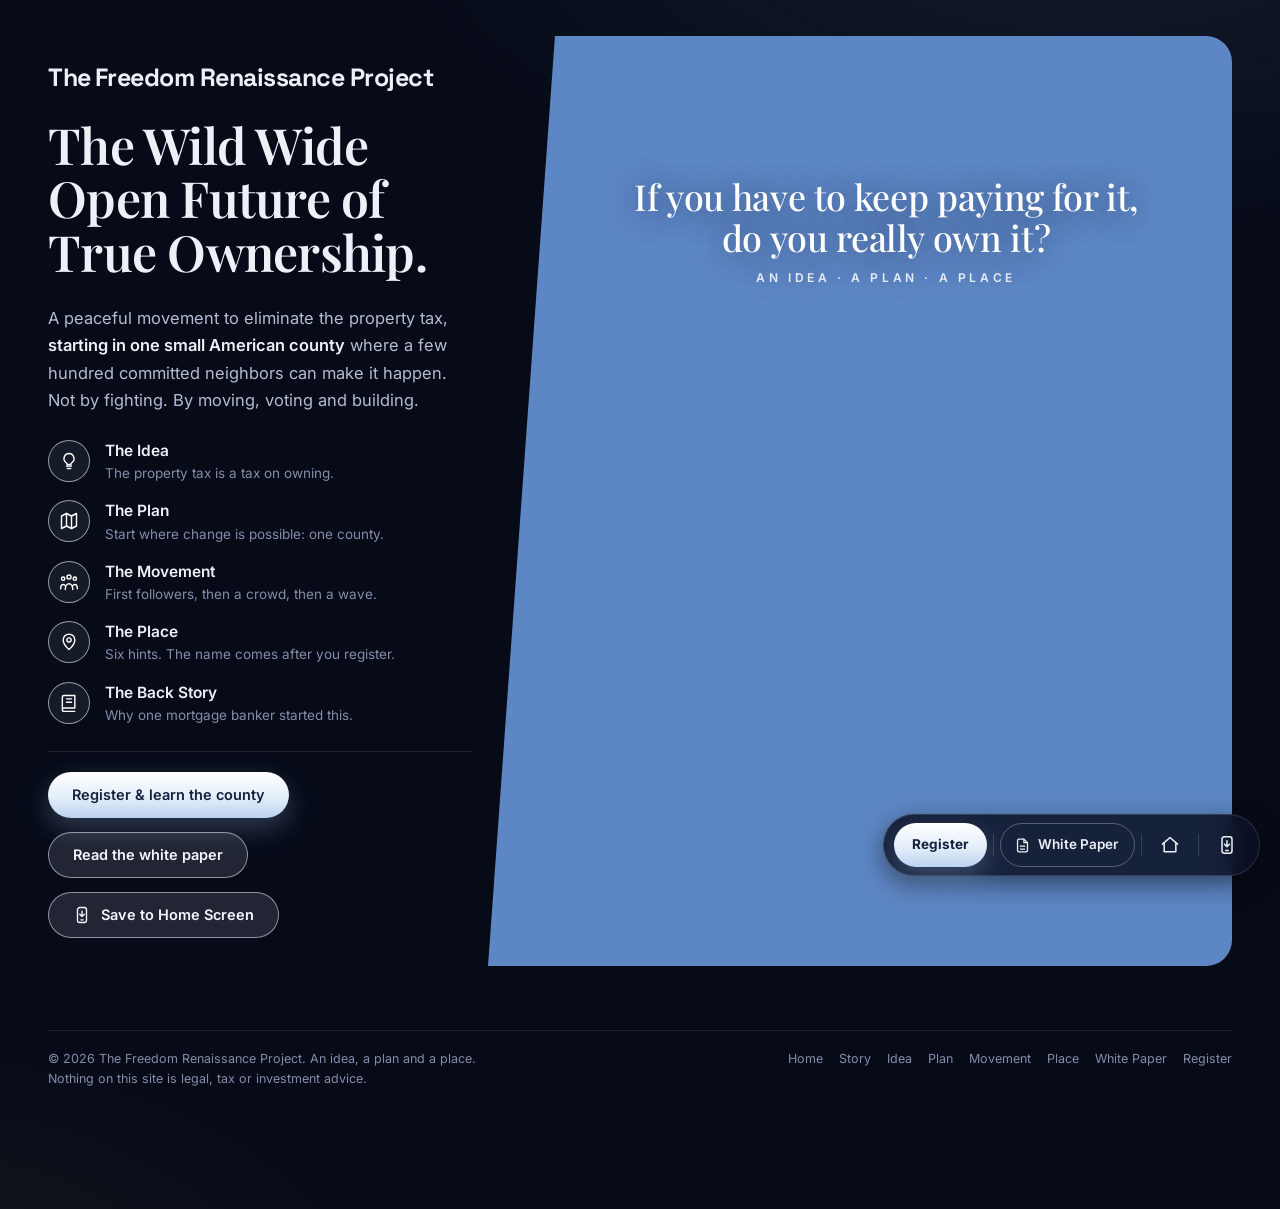
<file: index.html>
<!doctype html>
<html lang="en">
<head>
<meta charset="utf-8">
<meta name="viewport" content="width=device-width, initial-scale=1, viewport-fit=cover">
<title>The Freedom Renaissance Project</title>
<meta name="description" content="A movement to eliminate property taxes, starting in one small American county. An idea, a plan and a place.">
<link rel="canonical" href="https://www.thefreedomrenaissanceproject.com/">
<meta property="og:title" content="The Freedom Renaissance Project">
<meta property="og:description" content="A movement to eliminate property taxes, starting in one small American county. An idea, a plan and a place.">
<meta property="og:type" content="website">
<meta property="og:url" content="https://www.thefreedomrenaissanceproject.com/">
<meta name="theme-color" content="#070b18">
<link rel="icon" type="image/svg+xml" href="assets/favicon.svg">
<meta name="apple-mobile-web-app-title" content="100th">
<meta name="apple-mobile-web-app-capable" content="yes">
<meta name="mobile-web-app-capable" content="yes">
<meta name="apple-mobile-web-app-status-bar-style" content="black">
<link rel="apple-touch-icon" href="apple-touch-icon.png">
<link rel="manifest" href="site.webmanifest">
<link rel="preconnect" href="https://fonts.googleapis.com">
<link rel="preconnect" href="https://fonts.gstatic.com" crossorigin>
<link href="https://fonts.googleapis.com/css2?family=Inter:wght@400;500;600;700&family=Playfair+Display:ital,wght@0,500;0,600;0,700;1,500;1,600&display=swap" rel="stylesheet">
<link rel="stylesheet" href="site.css?v=1">
<script type="application/ld+json">{"@context":"https://schema.org","@type":"Organization","name":"The Freedom Renaissance Project","url":"https://www.thefreedomrenaissanceproject.com","logo":"https://www.thefreedomrenaissanceproject.com/assets/mark.svg","description":"A movement to eliminate property taxes, starting in one small American county. An idea, a plan and a place."}</script>
</head>
<body>
<div class="page">
<div class="hero">
  <div class="hero-copy">
    <a class="brand" href="index.html" aria-label="The Freedom Renaissance Project home">
  <span class="brand-mark"><img src="assets/mark.svg" alt=""></span>
  <span><p class="brand-title">The</p><p class="brand-name">Freedom <span class="grad">Renaissance</span> Project</p></span>
</a>
    <h2 class="headline">The Wild Wide Open Future of <em class="grad">True Ownership.</em></h2>
    <p class="lede">A peaceful movement to eliminate the property tax, <strong>starting in one small American county</strong> where a few hundred committed neighbors can make it happen. Not by fighting. By moving, voting and building.</p>
    <div class="features">
  <div class="feature">
    <a class="feature-icon" href="story.html" aria-label="The Back Story"><svg viewBox="0 0 24 24" aria-hidden="true"><path d="M4 19.5V5a2 2 0 0 1 2-2h13v15H6a2 2 0 0 0-2 2zm0 0A2 2 0 0 0 6 22h13"/><path d="M9 7h6M9 11h6"/></svg></a>
    <div><h3><a href="story.html">The Back Story</a></h3><p>Why one mortgage banker started this.</p></div>
  </div>
  <div class="feature">
    <a class="feature-icon" href="idea.html" aria-label="The Idea"><svg viewBox="0 0 24 24" aria-hidden="true"><path d="M9 18h6M10 21h4"/><path d="M12 3a6 6 0 0 0-3.6 10.8c.8.6 1.1 1.4 1.1 2.2h5c0-.8.3-1.6 1.1-2.2A6 6 0 0 0 12 3z"/></svg></a>
    <div><h3><a href="idea.html">The Idea</a></h3><p>The property tax is a tax on owning.</p></div>
  </div>
  <div class="feature">
    <a class="feature-icon" href="plan.html" aria-label="The Plan"><svg viewBox="0 0 24 24" aria-hidden="true"><path d="M3 6l6-3 6 3 6-3v15l-6 3-6-3-6 3z"/><path d="M9 3v15M15 6v15"/></svg></a>
    <div><h3><a href="plan.html">The Plan</a></h3><p>Start where change is possible: one county.</p></div>
  </div>
  <div class="feature">
    <a class="feature-icon" href="movement.html" aria-label="The Movement"><svg viewBox="0 0 24 24" aria-hidden="true"><circle cx="5" cy="8" r="2"/><circle cx="12" cy="6" r="2.4"/><circle cx="19" cy="8" r="2"/><path d="M2 20c0-3 1.5-5 3-5s2.2.8 2.7 1.6M22 20c0-3-1.5-5-3-5s-2.2.8-2.7 1.6M7.5 21c0-4 2-7 4.5-7s4.5 3 4.5 7"/></svg></a>
    <div><h3><a href="movement.html">The Movement</a></h3><p>First followers, then a crowd, then a wave.</p></div>
  </div>
  <div class="feature">
    <a class="feature-icon" href="place.html" aria-label="The Place"><svg viewBox="0 0 24 24" aria-hidden="true"><path d="M12 21s-7-6.2-7-11.5A7 7 0 0 1 19 9.5C19 14.8 12 21 12 21z"/><circle cx="12" cy="9.5" r="2.5"/></svg></a>
    <div><h3><a href="place.html">The Place</a></h3><p>Six hints. The name comes after you register.</p></div>
  </div>
  <div class="feature">
    <a class="feature-icon" href="white-paper.html" aria-label="The White Paper"><svg viewBox="0 0 24 24" aria-hidden="true"><path d="M14 3H7a2 2 0 0 0-2 2v14a2 2 0 0 0 2 2h10a2 2 0 0 0 2-2V8z"/><path d="M14 3v5h5M9 13h6M9 17h6"/></svg></a>
    <div><h3><a href="white-paper.html">The White Paper</a></h3><p>The academic case, with sources.</p></div>
  </div>
</div>
    <div class="cta-row">
      <a class="btn btn-primary" href="join.html">Register &amp; learn the county</a>
      <a class="btn btn-ghost" href="white-paper.html">Read the white paper</a>
    </div>
  </div>
  <div class="hero-art">
    <img src="assets/frontier.svg" alt="Dawn breaking over open prairie and a small homestead">
    <div class="caption">If you have to keep paying for it,<br>do you really own it?<small>An idea &middot; A plan &middot; A place</small></div>
  </div>
</div>
<footer class="page-footer">
  <div>&copy; 2026 The Freedom Renaissance Project. An idea, a plan and a place.<br>Nothing on this site is legal, tax or investment advice.</div>
  <nav aria-label="Site">
    <a href="index.html">Home</a><a href="story.html">Story</a><a href="idea.html">Idea</a><a href="plan.html">Plan</a><a href="movement.html">Movement</a><a href="place.html">Place</a><a href="white-paper.html">White Paper</a><a href="join.html">Register</a>
  </nav>
</footer>
</div>
<nav class="footer-bar" aria-label="Quick actions">
  <a class="footer-btn footer-cta" href="join.html">Register</a>
  <div class="fb-divider"></div>
  <a class="footer-btn footer-wp" href="white-paper.html" aria-label="Read the white paper"><svg viewBox="0 0 24 24" aria-hidden="true"><path d="M14 3H7a2 2 0 0 0-2 2v14a2 2 0 0 0 2 2h10a2 2 0 0 0 2-2V8z"/><path d="M14 3v5h5M9 13h6M9 17h6"/></svg><span>White Paper</span></a>
  <div class="fb-divider"></div>
  <a class="footer-btn" href="index.html" aria-label="Home"><svg viewBox="0 0 24 24"><path d="M3 11l9-8 9 8"/><path d="M5 10v10h14V10"/></svg></a>
</nav>
<script src="site.js?v=1"></script>
</body>
</html>
</file>
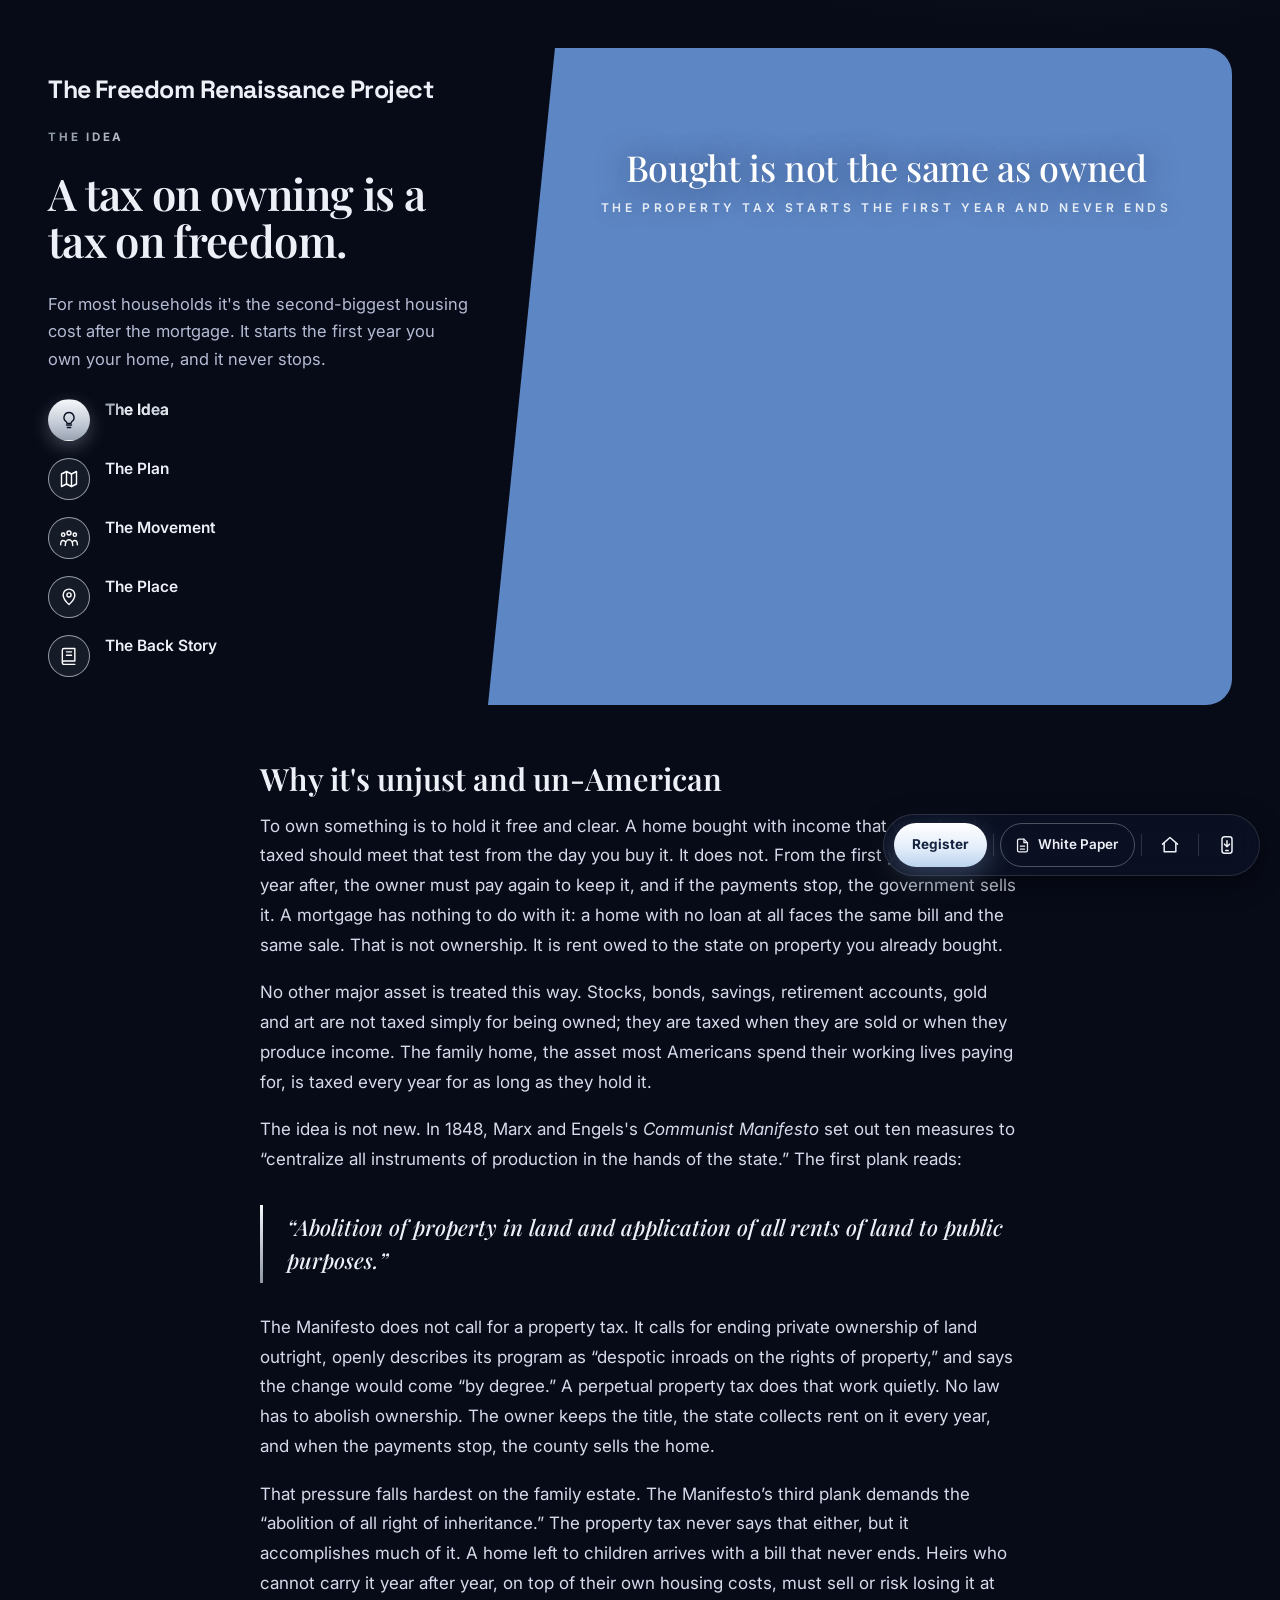
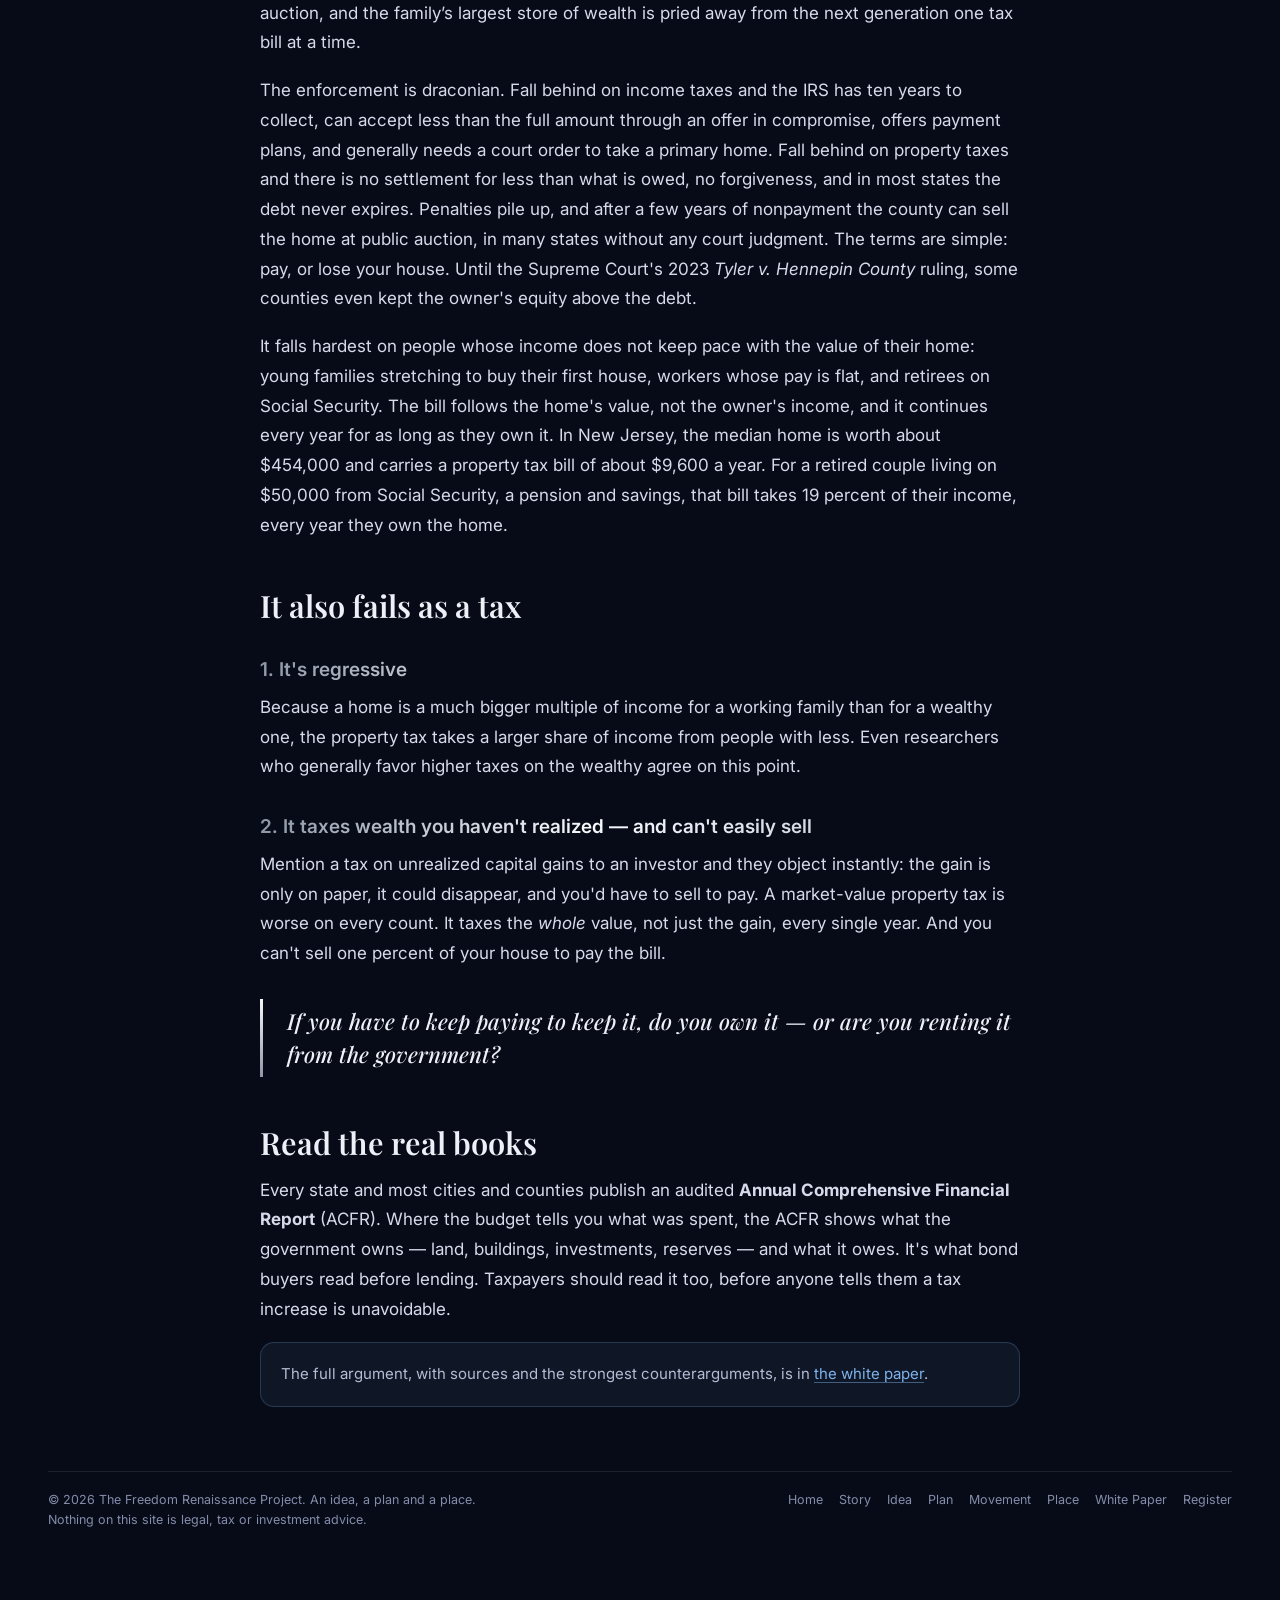
<file: idea.html>
<!doctype html>
<html lang="en">
<head>
<meta charset="utf-8">
<meta name="viewport" content="width=device-width, initial-scale=1, viewport-fit=cover">
<title>The Idea | The Freedom Renaissance Project</title>
<meta name="description" content="Why the property tax is a regressive, recurring tax on unrealized and illiquid wealth, and why it deserves to be rethought.">
<link rel="canonical" href="https://www.thefreedomrenaissanceproject.com/idea.html">
<meta property="og:title" content="The Idea | The Freedom Renaissance Project">
<meta property="og:description" content="Why the property tax is a regressive, recurring tax on unrealized and illiquid wealth, and why it deserves to be rethought.">
<meta property="og:type" content="website">
<meta property="og:url" content="https://www.thefreedomrenaissanceproject.com/idea.html">
<meta name="theme-color" content="#070b18">
<link rel="icon" type="image/svg+xml" href="assets/favicon.svg">
<meta name="apple-mobile-web-app-title" content="100th">
<meta name="apple-mobile-web-app-capable" content="yes">
<meta name="mobile-web-app-capable" content="yes">
<meta name="apple-mobile-web-app-status-bar-style" content="black">
<link rel="apple-touch-icon" href="apple-touch-icon.png">
<link rel="manifest" href="site.webmanifest">
<link rel="preconnect" href="https://fonts.googleapis.com">
<link rel="preconnect" href="https://fonts.gstatic.com" crossorigin>
<link href="https://fonts.googleapis.com/css2?family=Inter:wght@400;500;600;700&family=Playfair+Display:ital,wght@0,500;0,600;0,700;1,500;1,600&display=swap" rel="stylesheet">
<link rel="stylesheet" href="site.css?v=1">

</head>
<body>
<div class="page">
<div class="page-hero">
  <div class="hero-copy">
    <a class="brand" href="index.html" aria-label="The Freedom Renaissance Project home">
  <span class="brand-mark"><img src="assets/mark.svg" alt=""></span>
  <span><p class="brand-title">The</p><p class="brand-name">Freedom <span class="grad">Renaissance</span> Project</p></span>
</a>
    <p class="eyebrow">The Idea</p>
    <h1 class="page-heading">A tax on owning <em class='grad'>is a tax on freedom.</em></h1>
    <p class="lede">For most households it's the second-biggest housing cost after the mortgage. It starts the first year you own your home, and it never stops.</p>
    <div class="features">
  <div class="feature">
    <a class="feature-icon" href="story.html" aria-label="The Back Story"><svg viewBox="0 0 24 24" aria-hidden="true"><path d="M4 19.5V5a2 2 0 0 1 2-2h13v15H6a2 2 0 0 0-2 2zm0 0A2 2 0 0 0 6 22h13"/><path d="M9 7h6M9 11h6"/></svg></a>
    <div><h3><a href="story.html">The Back Story</a></h3></div>
  </div>
  <div class="feature active">
    <a class="feature-icon" href="idea.html" aria-label="The Idea"><svg viewBox="0 0 24 24" aria-hidden="true"><path d="M9 18h6M10 21h4"/><path d="M12 3a6 6 0 0 0-3.6 10.8c.8.6 1.1 1.4 1.1 2.2h5c0-.8.3-1.6 1.1-2.2A6 6 0 0 0 12 3z"/></svg></a>
    <div><h3><a href="idea.html">The Idea</a></h3></div>
  </div>
  <div class="feature">
    <a class="feature-icon" href="plan.html" aria-label="The Plan"><svg viewBox="0 0 24 24" aria-hidden="true"><path d="M3 6l6-3 6 3 6-3v15l-6 3-6-3-6 3z"/><path d="M9 3v15M15 6v15"/></svg></a>
    <div><h3><a href="plan.html">The Plan</a></h3></div>
  </div>
  <div class="feature">
    <a class="feature-icon" href="movement.html" aria-label="The Movement"><svg viewBox="0 0 24 24" aria-hidden="true"><circle cx="5" cy="8" r="2"/><circle cx="12" cy="6" r="2.4"/><circle cx="19" cy="8" r="2"/><path d="M2 20c0-3 1.5-5 3-5s2.2.8 2.7 1.6M22 20c0-3-1.5-5-3-5s-2.2.8-2.7 1.6M7.5 21c0-4 2-7 4.5-7s4.5 3 4.5 7"/></svg></a>
    <div><h3><a href="movement.html">The Movement</a></h3></div>
  </div>
  <div class="feature">
    <a class="feature-icon" href="place.html" aria-label="The Place"><svg viewBox="0 0 24 24" aria-hidden="true"><path d="M12 21s-7-6.2-7-11.5A7 7 0 0 1 19 9.5C19 14.8 12 21 12 21z"/><circle cx="12" cy="9.5" r="2.5"/></svg></a>
    <div><h3><a href="place.html">The Place</a></h3></div>
  </div>
  <div class="feature">
    <a class="feature-icon" href="white-paper.html" aria-label="The White Paper"><svg viewBox="0 0 24 24" aria-hidden="true"><path d="M14 3H7a2 2 0 0 0-2 2v14a2 2 0 0 0 2 2h10a2 2 0 0 0 2-2V8z"/><path d="M14 3v5h5M9 13h6M9 17h6"/></svg></a>
    <div><h3><a href="white-paper.html">The White Paper</a></h3></div>
  </div>
</div>
  </div>
  <div class="hero-art"><img src="assets/frontier.svg" alt="Dawn breaking over open prairie and a small homestead"><div class="caption">Bought is not the same as owned<small>The property tax starts the first year and never ends</small></div></div>
</div>
<article class="article">
<h2>Why it's unjust and un-American</h2>
<p>To own something is to hold it free and clear. A home bought with income that was already taxed should meet that test from the day you buy it. It does not. From the first year, and every year after, the owner must pay again to keep it, and if the payments stop, the government sells it. A mortgage has nothing to do with it: a home with no loan at all faces the same bill and the same sale. That is not ownership. It is rent owed to the state on property you already bought.</p>
<p>No other major asset is treated this way. Stocks, bonds, savings, retirement accounts, gold and art are not taxed simply for being owned; they are taxed when they are sold or when they produce income. The family home, the asset most Americans spend their working lives paying for, is taxed every year for as long as they hold it.</p>
<p>The idea is not new. In 1848, Marx and Engels's <em>Communist Manifesto</em> set out ten measures to &ldquo;centralize all instruments of production in the hands of the state.&rdquo; The first plank reads:</p>
<blockquote>&ldquo;Abolition of property in land and application of all rents of land to public purposes.&rdquo;</blockquote>
<p>The Manifesto does not call for a property tax. It calls for ending private ownership of land outright, openly describes its program as &ldquo;despotic inroads on the rights of property,&rdquo; and says the change would come &ldquo;by degree.&rdquo; A perpetual property tax does that work quietly. No law has to abolish ownership. The owner keeps the title, the state collects rent on it every year, and when the payments stop, the county sells the home.</p>
<p>That pressure falls hardest on the family estate. The Manifesto&rsquo;s third plank demands the &ldquo;abolition of all right of inheritance.&rdquo; The property tax never says that either, but it accomplishes much of it. A home left to children arrives with a bill that never ends. Heirs who cannot carry it year after year, on top of their own housing costs, must sell or risk losing it at auction, and the family&rsquo;s largest store of wealth is pried away from the next generation one tax bill at a time.</p>
<p>The enforcement is draconian. Fall behind on income taxes and the IRS has ten years to collect, can accept less than the full amount through an offer in compromise, offers payment plans, and generally needs a court order to take a primary home. Fall behind on property taxes and there is no settlement for less than what is owed, no forgiveness, and in most states the debt never expires. Penalties pile up, and after a few years of nonpayment the county can sell the home at public auction, in many states without any court judgment. The terms are simple: pay, or lose your house. Until the Supreme Court's 2023 <em>Tyler v. Hennepin County</em> ruling, some counties even kept the owner's equity above the debt.</p>
<p>It falls hardest on people whose income does not keep pace with the value of their home: young families stretching to buy their first house, workers whose pay is flat, and retirees on Social Security. The bill follows the home's value, not the owner's income, and it continues every year for as long as they own it. In New Jersey, the median home is worth about $454,000 and carries a property tax bill of about $9,600 a year. For a retired couple living on $50,000 from Social Security, a pension and savings, that bill takes 19 percent of their income, every year they own the home.</p>
<h2>It also fails as a tax</h2>
<h3>1. It's regressive</h3>
<p>Because a home is a much bigger multiple of income for a working family than for a wealthy one, the property tax takes a larger share of income from people with less. Even researchers who generally favor higher taxes on the wealthy agree on this point.</p>
<h3>2. It taxes wealth you haven't realized — and can't easily sell</h3>
<p>Mention a tax on unrealized capital gains to an investor and they object instantly: the gain is only on paper, it could disappear, and you'd have to sell to pay. A market-value property tax is worse on every count. It taxes the <em>whole</em> value, not just the gain, every single year. And you can't sell one percent of your house to pay the bill.</p>
<blockquote>If you have to keep paying to keep it, do you own it — or are you renting it from the government?</blockquote>
<h2>Read the real books</h2>
<p>Every state and most cities and counties publish an audited <strong>Annual Comprehensive Financial Report</strong> (ACFR). Where the budget tells you what was spent, the ACFR shows what the government owns — land, buildings, investments, reserves — and what it owes. It's what bond buyers read before lending. Taxpayers should read it too, before anyone tells them a tax increase is unavoidable.</p>
<p class="note">The full argument, with sources and the strongest counterarguments, is in <a href="white-paper.html">the white paper</a>.</p>
</article>
<footer class="page-footer">
  <div>&copy; 2026 The Freedom Renaissance Project. An idea, a plan and a place.<br>Nothing on this site is legal, tax or investment advice.</div>
  <nav aria-label="Site">
    <a href="index.html">Home</a><a href="story.html">Story</a><a href="idea.html">Idea</a><a href="plan.html">Plan</a><a href="movement.html">Movement</a><a href="place.html">Place</a><a href="white-paper.html">White Paper</a><a href="join.html">Register</a>
  </nav>
</footer>
</div>
<nav class="footer-bar" aria-label="Quick actions">
  <a class="footer-btn footer-cta" href="join.html">Register</a>
  <div class="fb-divider"></div>
  <a class="footer-btn footer-wp" href="white-paper.html" aria-label="Read the white paper"><svg viewBox="0 0 24 24" aria-hidden="true"><path d="M14 3H7a2 2 0 0 0-2 2v14a2 2 0 0 0 2 2h10a2 2 0 0 0 2-2V8z"/><path d="M14 3v5h5M9 13h6M9 17h6"/></svg><span>White Paper</span></a>
  <div class="fb-divider"></div>
  <a class="footer-btn" href="index.html" aria-label="Home"><svg viewBox="0 0 24 24"><path d="M3 11l9-8 9 8"/><path d="M5 10v10h14V10"/></svg></a>
</nav>
<script src="site.js?v=1"></script>
</body>
</html>
</file>
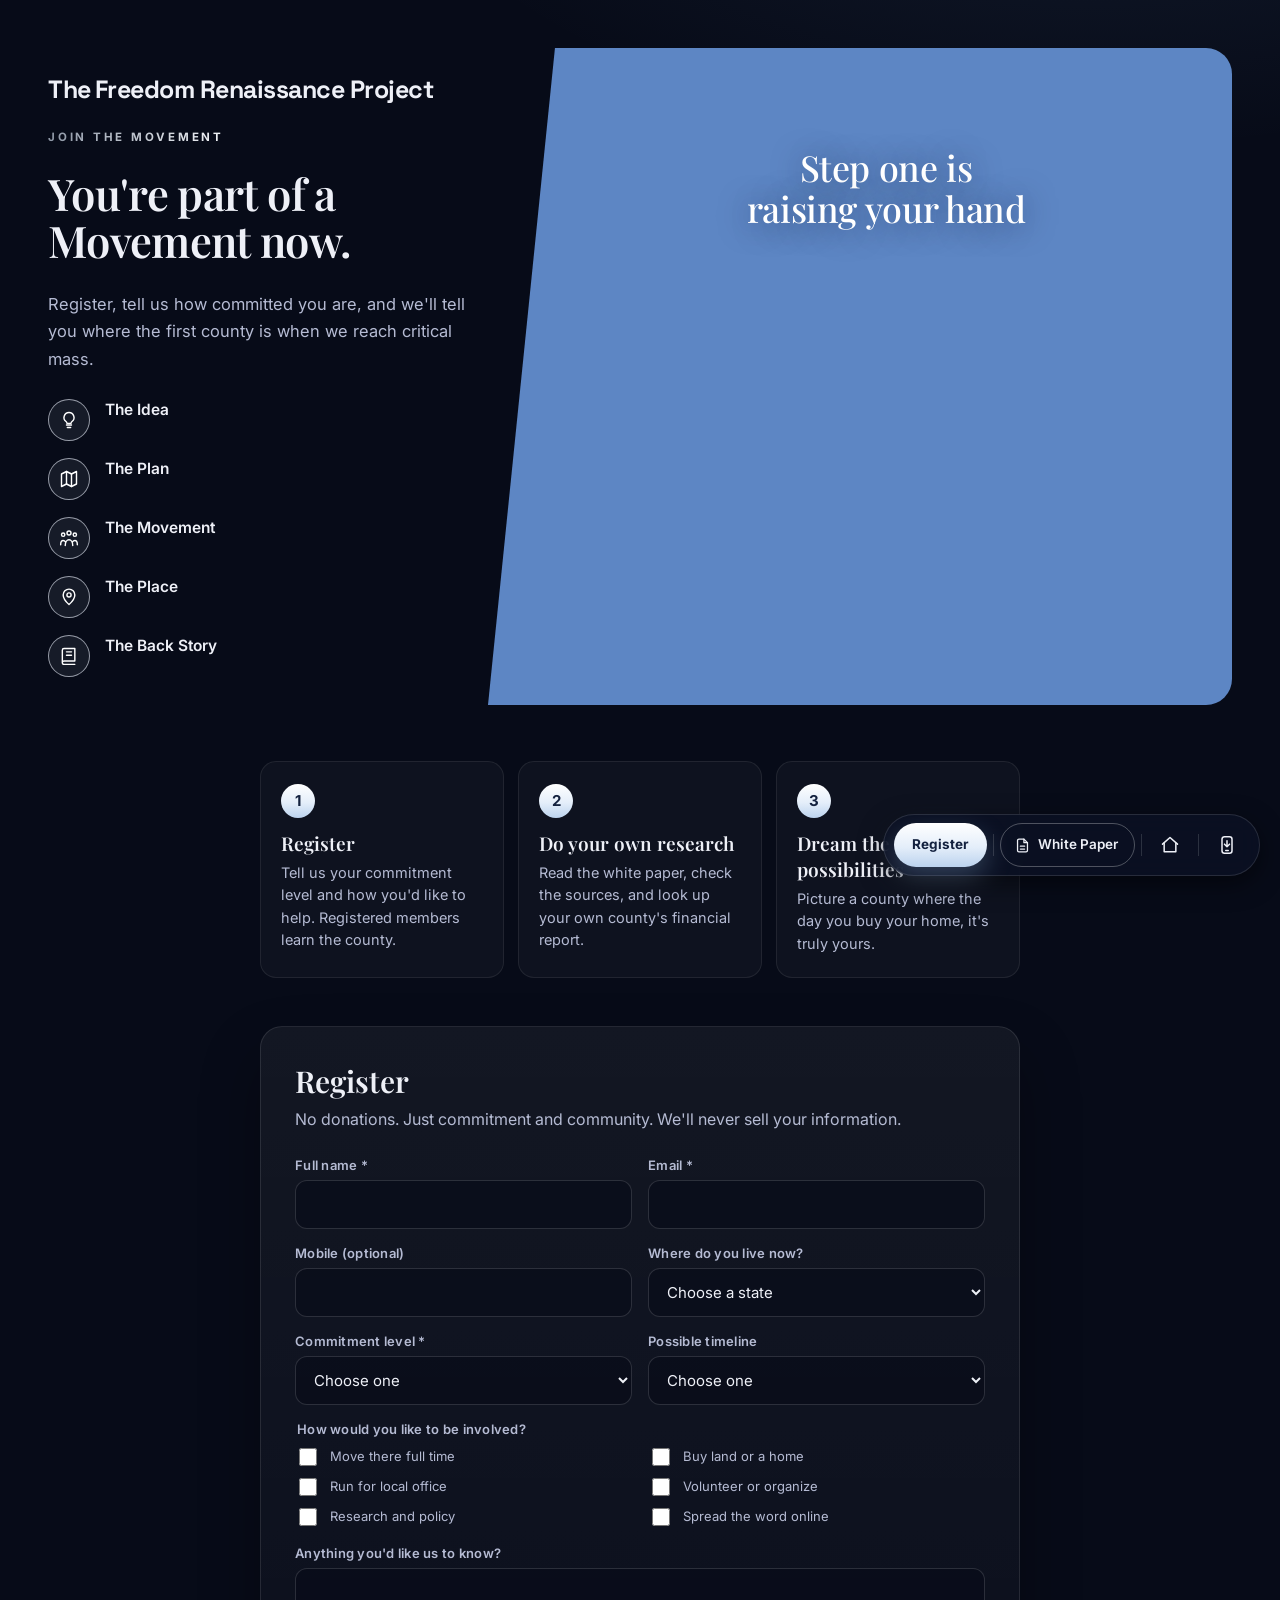
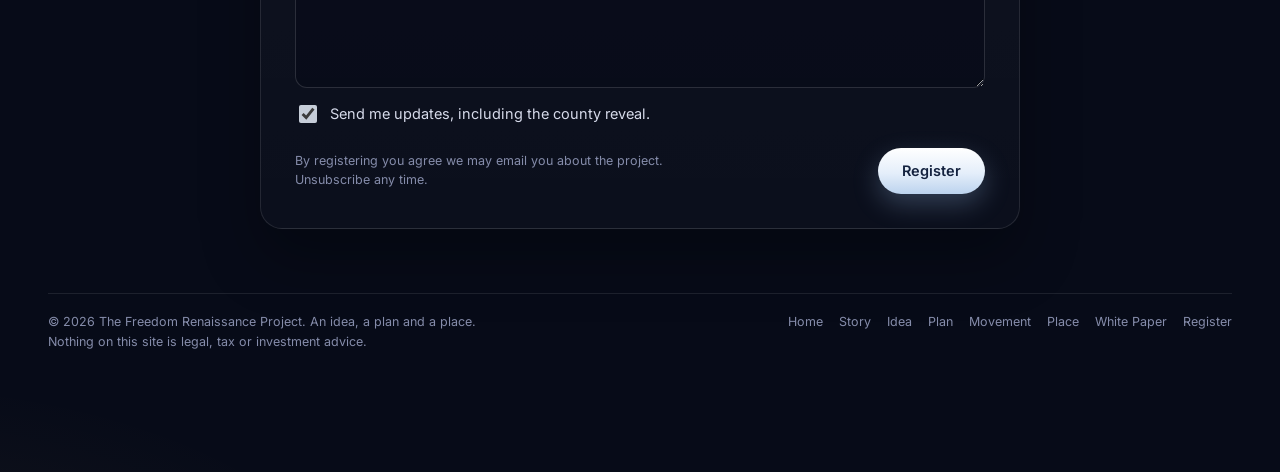
<file: join.html>
<!doctype html>
<html lang="en">
<head>
<meta charset="utf-8">
<meta name="viewport" content="width=device-width, initial-scale=1, viewport-fit=cover">
<title>Register | The Freedom Renaissance Project</title>
<meta name="description" content="Join the Freedom Renaissance Project. Register to learn the first county and how to get involved.">
<link rel="canonical" href="https://www.thefreedomrenaissanceproject.com/join.html">
<meta property="og:title" content="Register | The Freedom Renaissance Project">
<meta property="og:description" content="Join the Freedom Renaissance Project. Register to learn the first county and how to get involved.">
<meta property="og:type" content="website">
<meta property="og:url" content="https://www.thefreedomrenaissanceproject.com/join.html">
<meta name="theme-color" content="#070b18">
<link rel="icon" type="image/svg+xml" href="assets/favicon.svg">
<meta name="apple-mobile-web-app-title" content="100th">
<meta name="apple-mobile-web-app-capable" content="yes">
<meta name="mobile-web-app-capable" content="yes">
<meta name="apple-mobile-web-app-status-bar-style" content="black">
<link rel="apple-touch-icon" href="apple-touch-icon.png">
<link rel="manifest" href="site.webmanifest">
<link rel="preconnect" href="https://fonts.googleapis.com">
<link rel="preconnect" href="https://fonts.gstatic.com" crossorigin>
<link href="https://fonts.googleapis.com/css2?family=Inter:wght@400;500;600;700&family=Playfair+Display:ital,wght@0,500;0,600;0,700;1,500;1,600&display=swap" rel="stylesheet">
<link rel="stylesheet" href="site.css?v=1">

</head>
<body>
<div class="page">
<div class="page-hero">
  <div class="hero-copy">
    <a class="brand" href="index.html" aria-label="The Freedom Renaissance Project home">
  <span class="brand-mark"><img src="assets/mark.svg" alt=""></span>
  <span><p class="brand-title">The</p><p class="brand-name">Freedom <span class="grad">Renaissance</span> Project</p></span>
</a>
    <p class="eyebrow">Join the Movement</p>
    <h1 class="page-heading">You're part of a <em class='grad'>Movement</em> now.</h1>
    <p class="lede">Register, tell us how committed you are, and we'll tell you where the first county is when we reach critical mass.</p>
    <div class="features">
  <div class="feature">
    <a class="feature-icon" href="story.html" aria-label="The Back Story"><svg viewBox="0 0 24 24" aria-hidden="true"><path d="M4 19.5V5a2 2 0 0 1 2-2h13v15H6a2 2 0 0 0-2 2zm0 0A2 2 0 0 0 6 22h13"/><path d="M9 7h6M9 11h6"/></svg></a>
    <div><h3><a href="story.html">The Back Story</a></h3></div>
  </div>
  <div class="feature">
    <a class="feature-icon" href="idea.html" aria-label="The Idea"><svg viewBox="0 0 24 24" aria-hidden="true"><path d="M9 18h6M10 21h4"/><path d="M12 3a6 6 0 0 0-3.6 10.8c.8.6 1.1 1.4 1.1 2.2h5c0-.8.3-1.6 1.1-2.2A6 6 0 0 0 12 3z"/></svg></a>
    <div><h3><a href="idea.html">The Idea</a></h3></div>
  </div>
  <div class="feature">
    <a class="feature-icon" href="plan.html" aria-label="The Plan"><svg viewBox="0 0 24 24" aria-hidden="true"><path d="M3 6l6-3 6 3 6-3v15l-6 3-6-3-6 3z"/><path d="M9 3v15M15 6v15"/></svg></a>
    <div><h3><a href="plan.html">The Plan</a></h3></div>
  </div>
  <div class="feature">
    <a class="feature-icon" href="movement.html" aria-label="The Movement"><svg viewBox="0 0 24 24" aria-hidden="true"><circle cx="5" cy="8" r="2"/><circle cx="12" cy="6" r="2.4"/><circle cx="19" cy="8" r="2"/><path d="M2 20c0-3 1.5-5 3-5s2.2.8 2.7 1.6M22 20c0-3-1.5-5-3-5s-2.2.8-2.7 1.6M7.5 21c0-4 2-7 4.5-7s4.5 3 4.5 7"/></svg></a>
    <div><h3><a href="movement.html">The Movement</a></h3></div>
  </div>
  <div class="feature">
    <a class="feature-icon" href="place.html" aria-label="The Place"><svg viewBox="0 0 24 24" aria-hidden="true"><path d="M12 21s-7-6.2-7-11.5A7 7 0 0 1 19 9.5C19 14.8 12 21 12 21z"/><circle cx="12" cy="9.5" r="2.5"/></svg></a>
    <div><h3><a href="place.html">The Place</a></h3></div>
  </div>
  <div class="feature">
    <a class="feature-icon" href="white-paper.html" aria-label="The White Paper"><svg viewBox="0 0 24 24" aria-hidden="true"><path d="M14 3H7a2 2 0 0 0-2 2v14a2 2 0 0 0 2 2h10a2 2 0 0 0 2-2V8z"/><path d="M14 3v5h5M9 13h6M9 17h6"/></svg></a>
    <div><h3><a href="white-paper.html">The White Paper</a></h3></div>
  </div>
</div>
  </div>
  <div class="hero-art"><img src="assets/frontier.svg" alt="Dawn breaking over open prairie and a small homestead"><div class="caption">Step one is<br>raising your hand</div></div>
</div>
<article class="article">
<div class="steps">
  <div class="step"><h4>Register</h4><p>Tell us your commitment level and how you'd like to help. Registered members learn the county.</p></div>
  <div class="step"><h4>Do your own research</h4><p>Read the white paper, check the sources, and look up your own county's financial report.</p></div>
  <div class="step"><h4>Dream the possibilities</h4><p>Picture a county where the day you buy your home, it's truly yours.</p></div>
</div>
</article>
<form class="form-card" id="register-form" action="/api/register" method="post" novalidate>
  <h2>Register</h2>
  <p>No donations. Just commitment and community. We'll never sell your information.</p>
  <div class="form-grid">
    <div class="field"><label for="f-name">Full name *</label><input id="f-name" name="name" autocomplete="name" required></div>
    <div class="field"><label for="f-email">Email *</label><input id="f-email" name="email" type="email" autocomplete="email" required></div>
    <div class="field"><label for="f-phone">Mobile (optional)</label><input id="f-phone" name="phone" type="tel" autocomplete="tel"></div>
    <div class="field"><label for="f-state">Where do you live now?</label><select id="f-state" name="state"><option value="">Choose a state</option><option>Alabama</option><option>Alaska</option><option>Arizona</option><option>Arkansas</option><option>California</option><option>Colorado</option><option>Connecticut</option><option>Delaware</option><option>Florida</option><option>Georgia</option><option>Hawaii</option><option>Idaho</option><option>Illinois</option><option>Indiana</option><option>Iowa</option><option>Kansas</option><option>Kentucky</option><option>Louisiana</option><option>Maine</option><option>Maryland</option><option>Massachusetts</option><option>Michigan</option><option>Minnesota</option><option>Mississippi</option><option>Missouri</option><option>Montana</option><option>Nebraska</option><option>Nevada</option><option>New Hampshire</option><option>New Jersey</option><option>New Mexico</option><option>New York</option><option>North Carolina</option><option>North Dakota</option><option>Ohio</option><option>Oklahoma</option><option>Oregon</option><option>Pennsylvania</option><option>Rhode Island</option><option>South Carolina</option><option>South Dakota</option><option>Tennessee</option><option>Texas</option><option>Utah</option><option>Vermont</option><option>Virginia</option><option>Washington</option><option>West Virginia</option><option>Wisconsin</option><option>Wyoming</option><option>Outside the U.S.</option></select></div>
    <div class="field"><label for="f-commit">Commitment level *</label>
      <select id="f-commit" name="commitment" required>
        <option value="">Choose one</option>
        <option>All in — ready to move</option>
        <option>Seriously considering a move</option>
        <option>Would buy land or a second home</option>
        <option>Supporter — can't move, want to help</option>
        <option>Just curious for now</option>
      </select></div>
    <div class="field"><label for="f-time">Possible timeline</label>
      <select id="f-time" name="timeline"><option value="">Choose one</option><option>Within 6 months</option><option>6–12 months</option><option>1–2 years</option><option>Not sure yet</option></select></div>
    <fieldset class="field full"><legend>How would you like to be involved?</legend><div class="checks"><label class="check"><input type="checkbox" name="involvement" value="Move there full time"> Move there full time</label><label class="check"><input type="checkbox" name="involvement" value="Buy land or a home"> Buy land or a home</label><label class="check"><input type="checkbox" name="involvement" value="Run for local office"> Run for local office</label><label class="check"><input type="checkbox" name="involvement" value="Volunteer or organize"> Volunteer or organize</label><label class="check"><input type="checkbox" name="involvement" value="Research and policy"> Research and policy</label><label class="check"><input type="checkbox" name="involvement" value="Spread the word online"> Spread the word online</label></div></fieldset>
    <div class="field full"><label for="f-msg">Anything you'd like us to know?</label><textarea id="f-msg" name="message"></textarea></div>
    <label class="check updates"><input type="checkbox" name="updates" value="yes" checked> Send me updates, including the county reveal.</label>
    <input class="hp" name="website" tabindex="-1" autocomplete="off" aria-hidden="true">
  </div>
  <div class="form-foot">
    <small>By registering you agree we may email you about the project. Unsubscribe any time.</small>
    <button class="btn btn-primary" type="submit">Register</button>
  </div>
  <div class="form-status" id="form-status" role="status" aria-live="polite"></div>
</form>
<article class="article" style="margin-top:0">
</article>
<footer class="page-footer">
  <div>&copy; 2026 The Freedom Renaissance Project. An idea, a plan and a place.<br>Nothing on this site is legal, tax or investment advice.</div>
  <nav aria-label="Site">
    <a href="index.html">Home</a><a href="story.html">Story</a><a href="idea.html">Idea</a><a href="plan.html">Plan</a><a href="movement.html">Movement</a><a href="place.html">Place</a><a href="white-paper.html">White Paper</a><a href="join.html">Register</a>
  </nav>
</footer>
</div>
<nav class="footer-bar" aria-label="Quick actions">
  <a class="footer-btn footer-cta" href="join.html">Register</a>
  <div class="fb-divider"></div>
  <a class="footer-btn footer-wp" href="white-paper.html" aria-label="Read the white paper"><svg viewBox="0 0 24 24" aria-hidden="true"><path d="M14 3H7a2 2 0 0 0-2 2v14a2 2 0 0 0 2 2h10a2 2 0 0 0 2-2V8z"/><path d="M14 3v5h5M9 13h6M9 17h6"/></svg><span>White Paper</span></a>
  <div class="fb-divider"></div>
  <a class="footer-btn" href="index.html" aria-label="Home"><svg viewBox="0 0 24 24"><path d="M3 11l9-8 9 8"/><path d="M5 10v10h14V10"/></svg></a>
</nav>
<script src="site.js?v=1"></script>
</body>
</html>
</file>
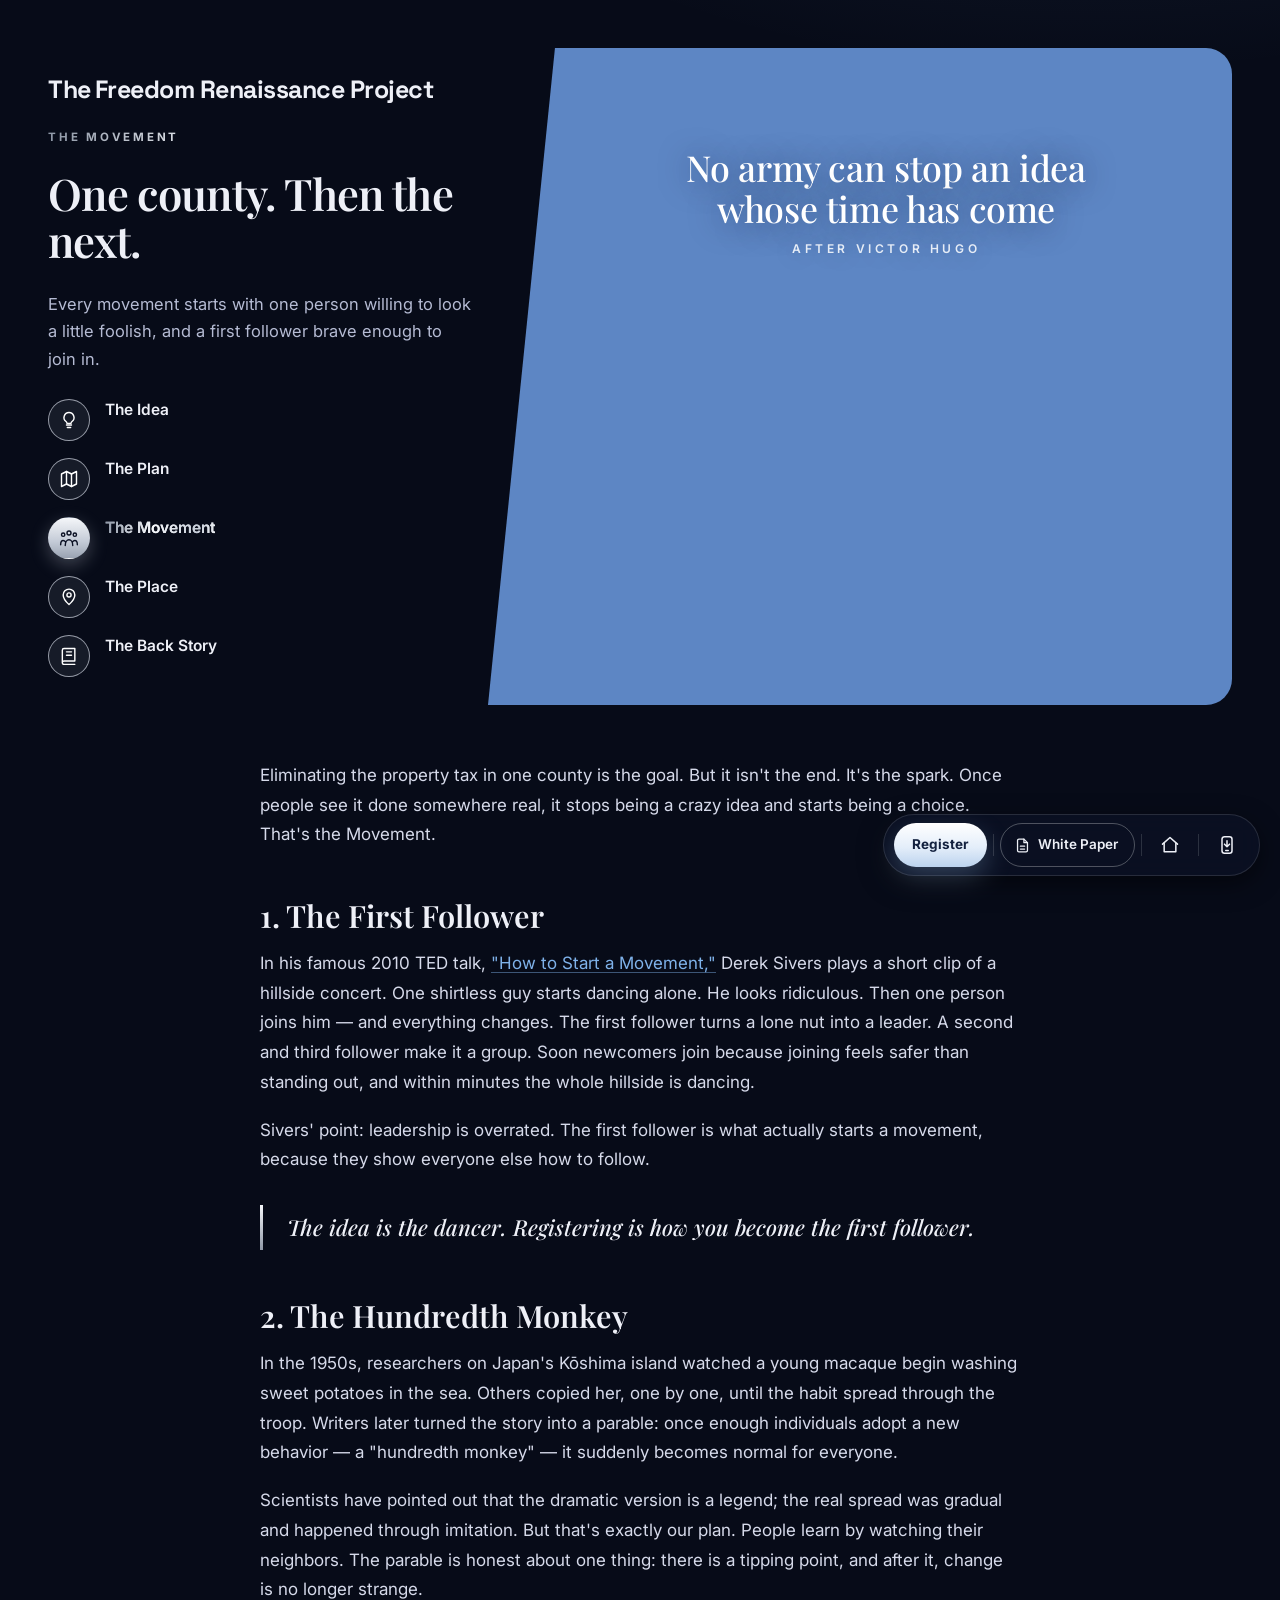
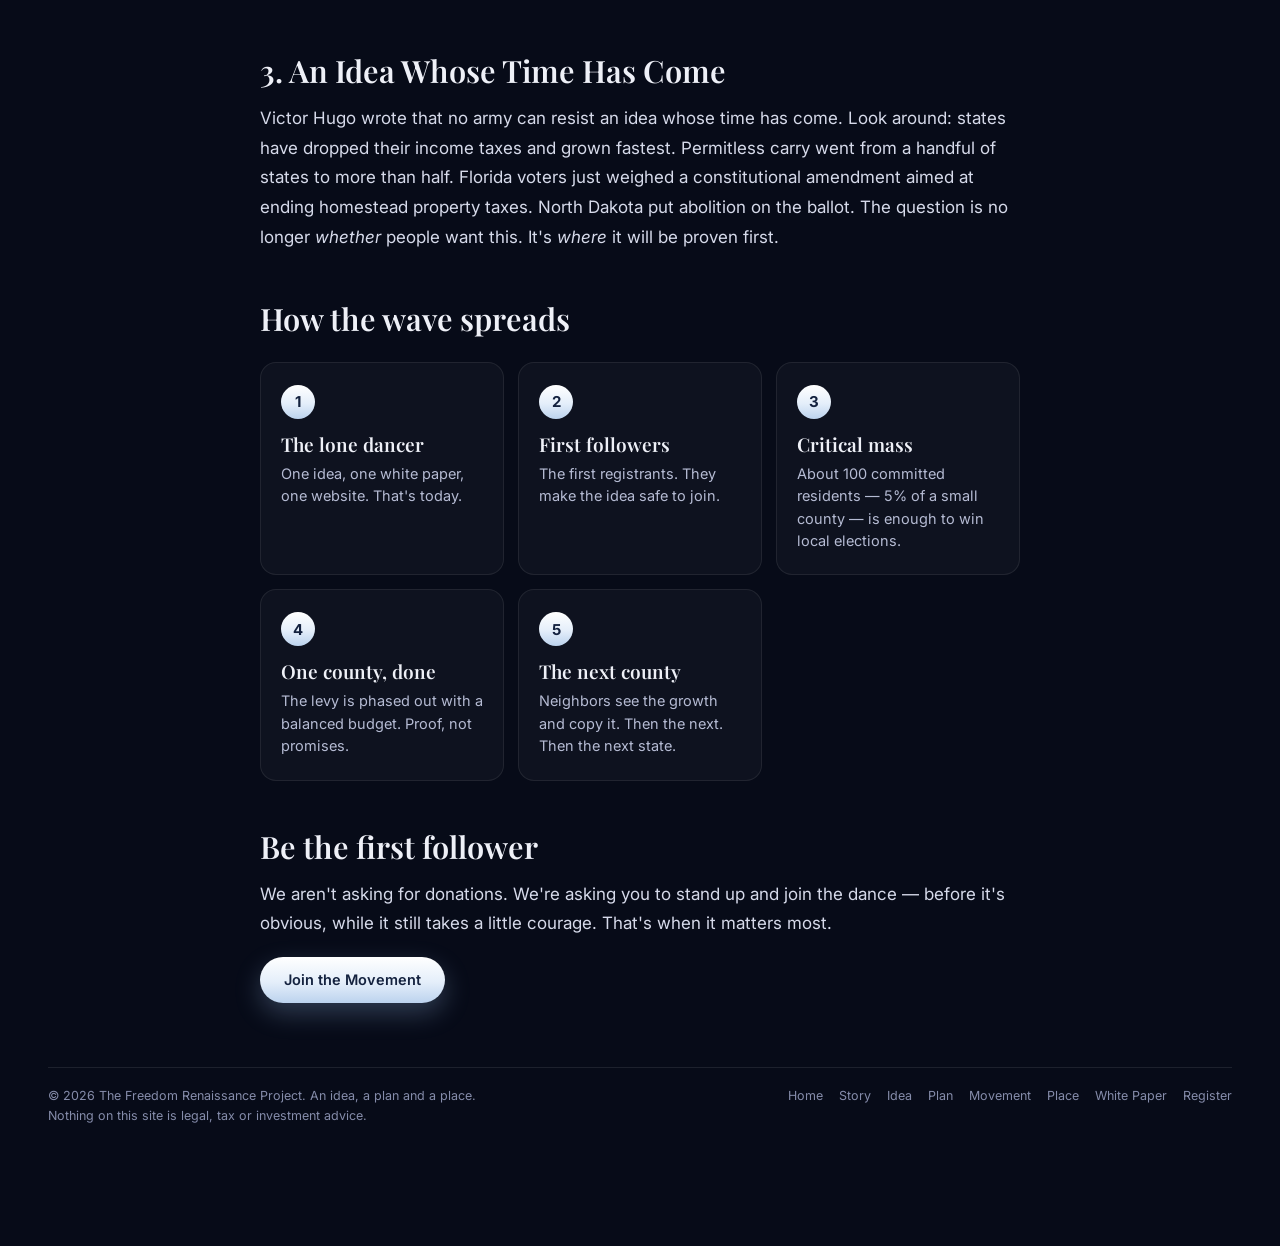
<file: movement.html>
<!doctype html>
<html lang="en">
<head>
<meta charset="utf-8">
<meta name="viewport" content="width=device-width, initial-scale=1, viewport-fit=cover">
<title>The Movement | The Freedom Renaissance Project</title>
<meta name="description" content="How one county becomes a movement: the first follower, the hundredth monkey, and an idea whose time has come.">
<link rel="canonical" href="https://www.thefreedomrenaissanceproject.com/movement.html">
<meta property="og:title" content="The Movement | The Freedom Renaissance Project">
<meta property="og:description" content="How one county becomes a movement: the first follower, the hundredth monkey, and an idea whose time has come.">
<meta property="og:type" content="website">
<meta property="og:url" content="https://www.thefreedomrenaissanceproject.com/movement.html">
<meta name="theme-color" content="#070b18">
<link rel="icon" type="image/svg+xml" href="assets/favicon.svg">
<meta name="apple-mobile-web-app-title" content="100th">
<meta name="apple-mobile-web-app-capable" content="yes">
<meta name="mobile-web-app-capable" content="yes">
<meta name="apple-mobile-web-app-status-bar-style" content="black">
<link rel="apple-touch-icon" href="apple-touch-icon.png">
<link rel="manifest" href="site.webmanifest">
<link rel="preconnect" href="https://fonts.googleapis.com">
<link rel="preconnect" href="https://fonts.gstatic.com" crossorigin>
<link href="https://fonts.googleapis.com/css2?family=Inter:wght@400;500;600;700&family=Playfair+Display:ital,wght@0,500;0,600;0,700;1,500;1,600&display=swap" rel="stylesheet">
<link rel="stylesheet" href="site.css?v=1">

</head>
<body>
<div class="page">
<div class="page-hero">
  <div class="hero-copy">
    <a class="brand" href="index.html" aria-label="The Freedom Renaissance Project home">
  <span class="brand-mark"><img src="assets/mark.svg" alt=""></span>
  <span><p class="brand-title">The</p><p class="brand-name">Freedom <span class="grad">Renaissance</span> Project</p></span>
</a>
    <p class="eyebrow">The Movement</p>
    <h1 class="page-heading">One county. <em class='grad'>Then the next.</em></h1>
    <p class="lede">Every movement starts with one person willing to look a little foolish, and a first follower brave enough to join in.</p>
    <div class="features">
  <div class="feature">
    <a class="feature-icon" href="story.html" aria-label="The Back Story"><svg viewBox="0 0 24 24" aria-hidden="true"><path d="M4 19.5V5a2 2 0 0 1 2-2h13v15H6a2 2 0 0 0-2 2zm0 0A2 2 0 0 0 6 22h13"/><path d="M9 7h6M9 11h6"/></svg></a>
    <div><h3><a href="story.html">The Back Story</a></h3></div>
  </div>
  <div class="feature">
    <a class="feature-icon" href="idea.html" aria-label="The Idea"><svg viewBox="0 0 24 24" aria-hidden="true"><path d="M9 18h6M10 21h4"/><path d="M12 3a6 6 0 0 0-3.6 10.8c.8.6 1.1 1.4 1.1 2.2h5c0-.8.3-1.6 1.1-2.2A6 6 0 0 0 12 3z"/></svg></a>
    <div><h3><a href="idea.html">The Idea</a></h3></div>
  </div>
  <div class="feature">
    <a class="feature-icon" href="plan.html" aria-label="The Plan"><svg viewBox="0 0 24 24" aria-hidden="true"><path d="M3 6l6-3 6 3 6-3v15l-6 3-6-3-6 3z"/><path d="M9 3v15M15 6v15"/></svg></a>
    <div><h3><a href="plan.html">The Plan</a></h3></div>
  </div>
  <div class="feature active">
    <a class="feature-icon" href="movement.html" aria-label="The Movement"><svg viewBox="0 0 24 24" aria-hidden="true"><circle cx="5" cy="8" r="2"/><circle cx="12" cy="6" r="2.4"/><circle cx="19" cy="8" r="2"/><path d="M2 20c0-3 1.5-5 3-5s2.2.8 2.7 1.6M22 20c0-3-1.5-5-3-5s-2.2.8-2.7 1.6M7.5 21c0-4 2-7 4.5-7s4.5 3 4.5 7"/></svg></a>
    <div><h3><a href="movement.html">The Movement</a></h3></div>
  </div>
  <div class="feature">
    <a class="feature-icon" href="place.html" aria-label="The Place"><svg viewBox="0 0 24 24" aria-hidden="true"><path d="M12 21s-7-6.2-7-11.5A7 7 0 0 1 19 9.5C19 14.8 12 21 12 21z"/><circle cx="12" cy="9.5" r="2.5"/></svg></a>
    <div><h3><a href="place.html">The Place</a></h3></div>
  </div>
  <div class="feature">
    <a class="feature-icon" href="white-paper.html" aria-label="The White Paper"><svg viewBox="0 0 24 24" aria-hidden="true"><path d="M14 3H7a2 2 0 0 0-2 2v14a2 2 0 0 0 2 2h10a2 2 0 0 0 2-2V8z"/><path d="M14 3v5h5M9 13h6M9 17h6"/></svg></a>
    <div><h3><a href="white-paper.html">The White Paper</a></h3></div>
  </div>
</div>
  </div>
  <div class="hero-art"><img src="assets/frontier.svg" alt="Dawn breaking over open prairie and a small homestead"><div class="caption">No army can stop an idea<br>whose time has come<small>After Victor Hugo</small></div></div>
</div>
<article class="article">
<p>Eliminating the property tax in one county is the goal. But it isn't the end. It's the spark. Once people see it done somewhere real, it stops being a crazy idea and starts being a choice. That's the Movement.</p>
<h2>1. The First Follower</h2>
<p>In his famous 2010 TED talk, <a href="https://www.ted.com/talks/derek_sivers_how_to_start_a_movement">"How to Start a Movement,"</a> Derek Sivers plays a short clip of a hillside concert. One shirtless guy starts dancing alone. He looks ridiculous. Then one person joins him — and everything changes. The first follower turns a lone nut into a leader. A second and third follower make it a group. Soon newcomers join because joining feels safer than standing out, and within minutes the whole hillside is dancing.</p>
<p>Sivers' point: leadership is overrated. The first follower is what actually starts a movement, because they show everyone else how to follow.</p>
<blockquote>The idea is the dancer. Registering is how you become the first follower.</blockquote>
<h2>2. The Hundredth Monkey</h2>
<p>In the 1950s, researchers on Japan's Kōshima island watched a young macaque begin washing sweet potatoes in the sea. Others copied her, one by one, until the habit spread through the troop. Writers later turned the story into a parable: once enough individuals adopt a new behavior — a "hundredth monkey" — it suddenly becomes normal for everyone.</p>
<p>Scientists have pointed out that the dramatic version is a legend; the real spread was gradual and happened through imitation. But that's exactly our plan. People learn by watching their neighbors. The parable is honest about one thing: there is a tipping point, and after it, change is no longer strange.</p>
<h2>3. An Idea Whose Time Has Come</h2>
<p>Victor Hugo wrote that no army can resist an idea whose time has come. Look around: states have dropped their income taxes and grown fastest. Permitless carry went from a handful of states to more than half. Florida voters just weighed a constitutional amendment aimed at ending homestead property taxes. North Dakota put abolition on the ballot. The question is no longer <em>whether</em> people want this. It's <em>where</em> it will be proven first.</p>
<h2>How the wave spreads</h2>
<div class="steps">
  <div class="step"><h4>The lone dancer</h4><p>One idea, one white paper, one website. That's today.</p></div>
  <div class="step"><h4>First followers</h4><p>The first registrants. They make the idea safe to join.</p></div>
  <div class="step"><h4>Critical mass</h4><p>About 100 committed residents — 5% of a small county — is enough to win local elections.</p></div>
  <div class="step"><h4>One county, done</h4><p>The levy is phased out with a balanced budget. Proof, not promises.</p></div>
  <div class="step"><h4>The next county</h4><p>Neighbors see the growth and copy it. Then the next. Then the next state.</p></div>
</div>
<h2>Be the first follower</h2>
<p>We aren't asking for donations. We're asking you to stand up and join the dance — before it's obvious, while it still takes a little courage. That's when it matters most.</p>
<p><a class="btn btn-primary" href="join.html" style="text-decoration:none;color:#0b1124">Join the Movement</a></p>
</article>
<footer class="page-footer">
  <div>&copy; 2026 The Freedom Renaissance Project. An idea, a plan and a place.<br>Nothing on this site is legal, tax or investment advice.</div>
  <nav aria-label="Site">
    <a href="index.html">Home</a><a href="story.html">Story</a><a href="idea.html">Idea</a><a href="plan.html">Plan</a><a href="movement.html">Movement</a><a href="place.html">Place</a><a href="white-paper.html">White Paper</a><a href="join.html">Register</a>
  </nav>
</footer>
</div>
<nav class="footer-bar" aria-label="Quick actions">
  <a class="footer-btn footer-cta" href="join.html">Register</a>
  <div class="fb-divider"></div>
  <a class="footer-btn footer-wp" href="white-paper.html" aria-label="Read the white paper"><svg viewBox="0 0 24 24" aria-hidden="true"><path d="M14 3H7a2 2 0 0 0-2 2v14a2 2 0 0 0 2 2h10a2 2 0 0 0 2-2V8z"/><path d="M14 3v5h5M9 13h6M9 17h6"/></svg><span>White Paper</span></a>
  <div class="fb-divider"></div>
  <a class="footer-btn" href="index.html" aria-label="Home"><svg viewBox="0 0 24 24"><path d="M3 11l9-8 9 8"/><path d="M5 10v10h14V10"/></svg></a>
</nav>
<script src="site.js?v=1"></script>
</body>
</html>
</file>
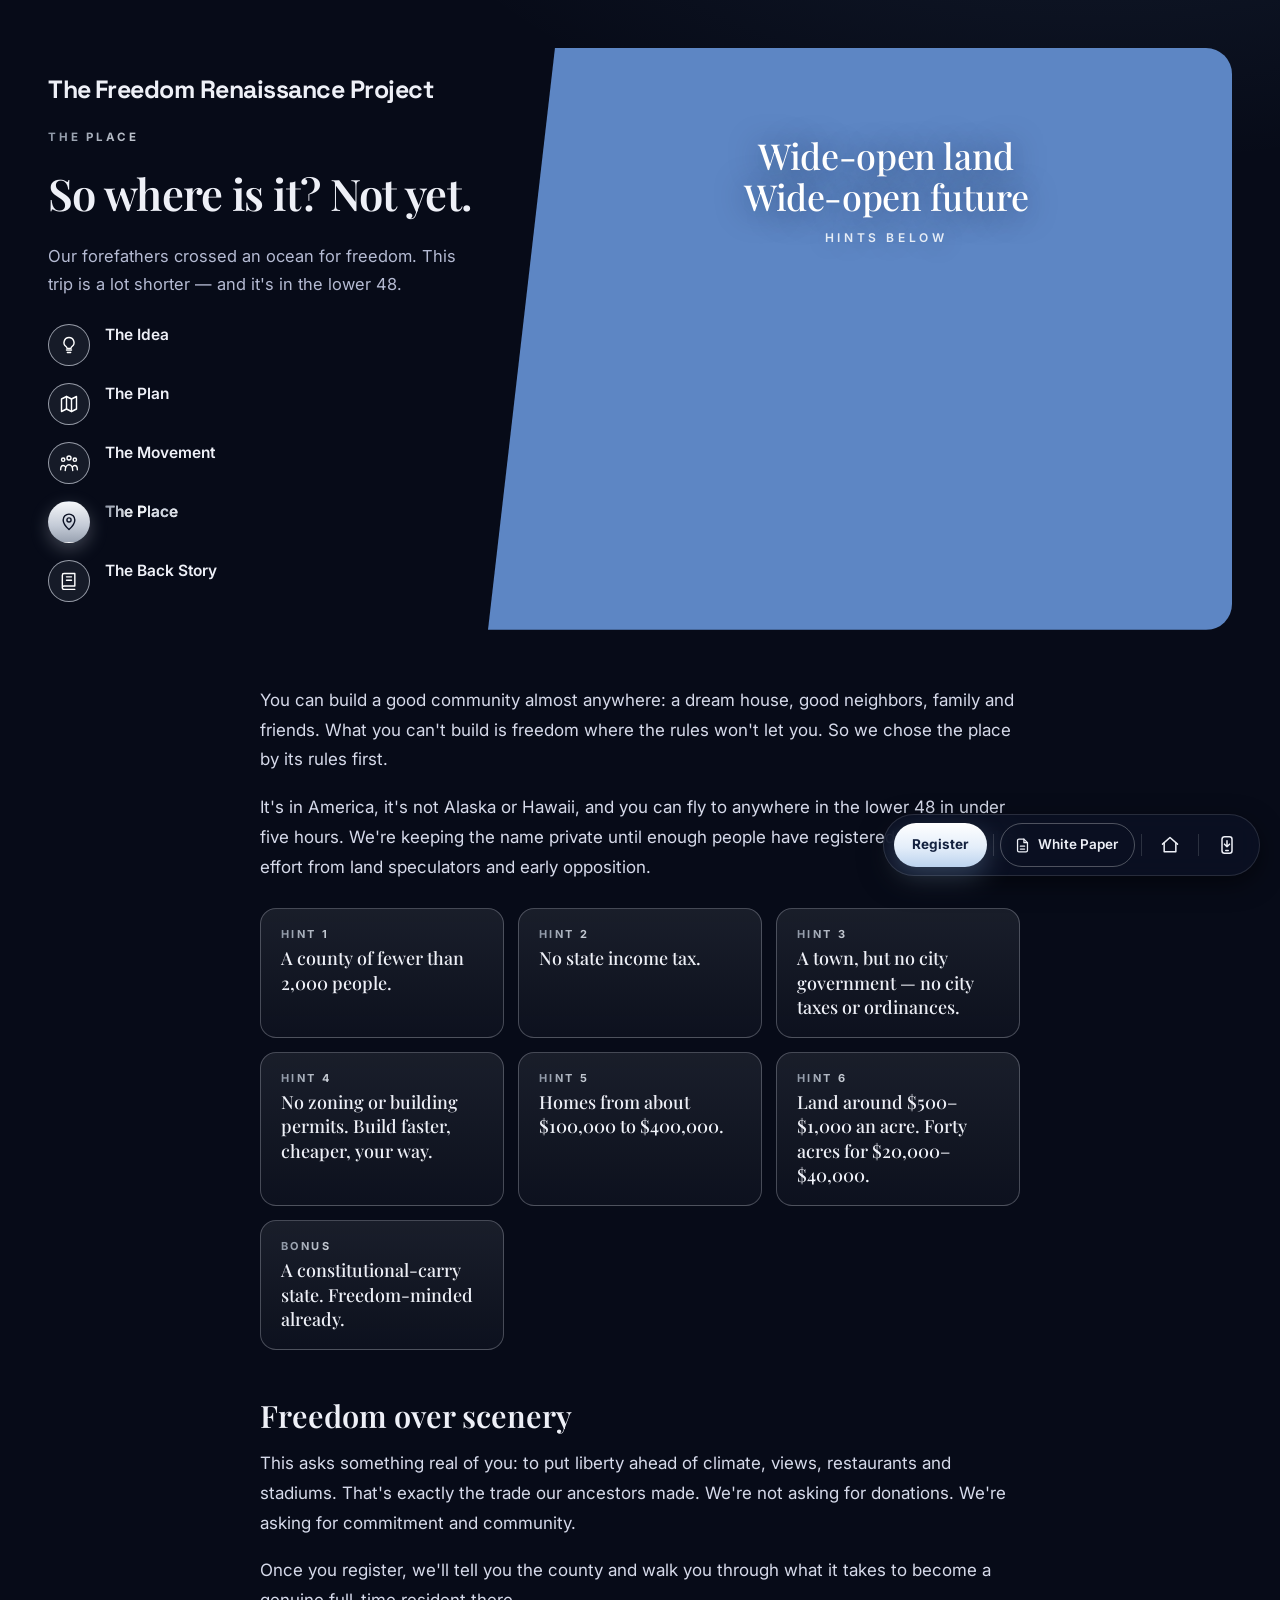
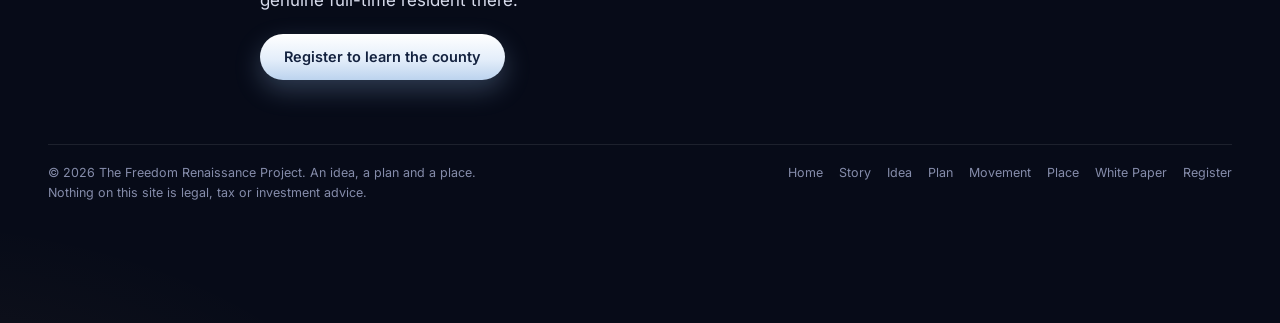
<file: place.html>
<!doctype html>
<html lang="en">
<head>
<meta charset="utf-8">
<meta name="viewport" content="width=device-width, initial-scale=1, viewport-fit=cover">
<title>The Place | The Freedom Renaissance Project</title>
<meta name="description" content="Hints about the first Freedom Renaissance county. Register to learn which county it is.">
<link rel="canonical" href="https://www.thefreedomrenaissanceproject.com/place.html">
<meta property="og:title" content="The Place | The Freedom Renaissance Project">
<meta property="og:description" content="Hints about the first Freedom Renaissance county. Register to learn which county it is.">
<meta property="og:type" content="website">
<meta property="og:url" content="https://www.thefreedomrenaissanceproject.com/place.html">
<meta name="theme-color" content="#070b18">
<link rel="icon" type="image/svg+xml" href="assets/favicon.svg">
<meta name="apple-mobile-web-app-title" content="100th">
<meta name="apple-mobile-web-app-capable" content="yes">
<meta name="mobile-web-app-capable" content="yes">
<meta name="apple-mobile-web-app-status-bar-style" content="black">
<link rel="apple-touch-icon" href="apple-touch-icon.png">
<link rel="manifest" href="site.webmanifest">
<link rel="preconnect" href="https://fonts.googleapis.com">
<link rel="preconnect" href="https://fonts.gstatic.com" crossorigin>
<link href="https://fonts.googleapis.com/css2?family=Inter:wght@400;500;600;700&family=Playfair+Display:ital,wght@0,500;0,600;0,700;1,500;1,600&display=swap" rel="stylesheet">
<link rel="stylesheet" href="site.css?v=1">

</head>
<body>
<div class="page">
<div class="page-hero">
  <div class="hero-copy">
    <a class="brand" href="index.html" aria-label="The Freedom Renaissance Project home">
  <span class="brand-mark"><img src="assets/mark.svg" alt=""></span>
  <span><p class="brand-title">The</p><p class="brand-name">Freedom <span class="grad">Renaissance</span> Project</p></span>
</a>
    <p class="eyebrow">The Place</p>
    <h1 class="page-heading">So where is it? <em class='grad'>Not yet.</em></h1>
    <p class="lede">Our forefathers crossed an ocean for freedom. This trip is a lot shorter — and it's in the lower 48.</p>
    <div class="features">
  <div class="feature">
    <a class="feature-icon" href="story.html" aria-label="The Back Story"><svg viewBox="0 0 24 24" aria-hidden="true"><path d="M4 19.5V5a2 2 0 0 1 2-2h13v15H6a2 2 0 0 0-2 2zm0 0A2 2 0 0 0 6 22h13"/><path d="M9 7h6M9 11h6"/></svg></a>
    <div><h3><a href="story.html">The Back Story</a></h3></div>
  </div>
  <div class="feature">
    <a class="feature-icon" href="idea.html" aria-label="The Idea"><svg viewBox="0 0 24 24" aria-hidden="true"><path d="M9 18h6M10 21h4"/><path d="M12 3a6 6 0 0 0-3.6 10.8c.8.6 1.1 1.4 1.1 2.2h5c0-.8.3-1.6 1.1-2.2A6 6 0 0 0 12 3z"/></svg></a>
    <div><h3><a href="idea.html">The Idea</a></h3></div>
  </div>
  <div class="feature">
    <a class="feature-icon" href="plan.html" aria-label="The Plan"><svg viewBox="0 0 24 24" aria-hidden="true"><path d="M3 6l6-3 6 3 6-3v15l-6 3-6-3-6 3z"/><path d="M9 3v15M15 6v15"/></svg></a>
    <div><h3><a href="plan.html">The Plan</a></h3></div>
  </div>
  <div class="feature">
    <a class="feature-icon" href="movement.html" aria-label="The Movement"><svg viewBox="0 0 24 24" aria-hidden="true"><circle cx="5" cy="8" r="2"/><circle cx="12" cy="6" r="2.4"/><circle cx="19" cy="8" r="2"/><path d="M2 20c0-3 1.5-5 3-5s2.2.8 2.7 1.6M22 20c0-3-1.5-5-3-5s-2.2.8-2.7 1.6M7.5 21c0-4 2-7 4.5-7s4.5 3 4.5 7"/></svg></a>
    <div><h3><a href="movement.html">The Movement</a></h3></div>
  </div>
  <div class="feature active">
    <a class="feature-icon" href="place.html" aria-label="The Place"><svg viewBox="0 0 24 24" aria-hidden="true"><path d="M12 21s-7-6.2-7-11.5A7 7 0 0 1 19 9.5C19 14.8 12 21 12 21z"/><circle cx="12" cy="9.5" r="2.5"/></svg></a>
    <div><h3><a href="place.html">The Place</a></h3></div>
  </div>
  <div class="feature">
    <a class="feature-icon" href="white-paper.html" aria-label="The White Paper"><svg viewBox="0 0 24 24" aria-hidden="true"><path d="M14 3H7a2 2 0 0 0-2 2v14a2 2 0 0 0 2 2h10a2 2 0 0 0 2-2V8z"/><path d="M14 3v5h5M9 13h6M9 17h6"/></svg></a>
    <div><h3><a href="white-paper.html">The White Paper</a></h3></div>
  </div>
</div>
  </div>
  <div class="hero-art"><img src="assets/frontier.svg" alt="Dawn breaking over open prairie and a small homestead"><div class="caption">Wide-open land<br>Wide-open future<small>Hints below</small></div></div>
</div>
<article class="article">
<p>You can build a good community almost anywhere: a dream house, good neighbors, family and friends. What you can't build is freedom where the rules won't let you. So we chose the place by its rules first.</p>
<p>It's in America, it's not Alaska or Hawaii, and you can fly to anywhere in the lower 48 in under five hours. We're keeping the name private until enough people have registered, to protect the effort from land speculators and early opposition.</p>
<div class="hints">
  <div class="hint"><b>Hint 1</b><span>A county of fewer than 2,000 people.</span></div>
  <div class="hint"><b>Hint 2</b><span>No state income tax.</span></div>
  <div class="hint"><b>Hint 3</b><span>A town, but no city government — no city taxes or ordinances.</span></div>
  <div class="hint"><b>Hint 4</b><span>No zoning or building permits. Build faster, cheaper, your way.</span></div>
  <div class="hint"><b>Hint 5</b><span>Homes from about $100,000 to $400,000.</span></div>
  <div class="hint"><b>Hint 6</b><span>Land around $500–$1,000 an acre. Forty acres for $20,000–$40,000.</span></div>
  <div class="hint"><b>Bonus</b><span>A constitutional-carry state. Freedom-minded already.</span></div>
</div>
<h2>Freedom over scenery</h2>
<p>This asks something real of you: to put liberty ahead of climate, views, restaurants and stadiums. That's exactly the trade our ancestors made. We're not asking for donations. We're asking for commitment and community.</p>
<p>Once you register, we'll tell you the county and walk you through what it takes to become a genuine full-time resident there.</p>
<p><a class="btn btn-primary" href="join.html" style="text-decoration:none;color:#0b1124">Register to learn the county</a></p>
</article>
<footer class="page-footer">
  <div>&copy; 2026 The Freedom Renaissance Project. An idea, a plan and a place.<br>Nothing on this site is legal, tax or investment advice.</div>
  <nav aria-label="Site">
    <a href="index.html">Home</a><a href="story.html">Story</a><a href="idea.html">Idea</a><a href="plan.html">Plan</a><a href="movement.html">Movement</a><a href="place.html">Place</a><a href="white-paper.html">White Paper</a><a href="join.html">Register</a>
  </nav>
</footer>
</div>
<nav class="footer-bar" aria-label="Quick actions">
  <a class="footer-btn footer-cta" href="join.html">Register</a>
  <div class="fb-divider"></div>
  <a class="footer-btn footer-wp" href="white-paper.html" aria-label="Read the white paper"><svg viewBox="0 0 24 24" aria-hidden="true"><path d="M14 3H7a2 2 0 0 0-2 2v14a2 2 0 0 0 2 2h10a2 2 0 0 0 2-2V8z"/><path d="M14 3v5h5M9 13h6M9 17h6"/></svg><span>White Paper</span></a>
  <div class="fb-divider"></div>
  <a class="footer-btn" href="index.html" aria-label="Home"><svg viewBox="0 0 24 24"><path d="M3 11l9-8 9 8"/><path d="M5 10v10h14V10"/></svg></a>
</nav>
<script src="site.js?v=1"></script>
</body>
</html>
</file>
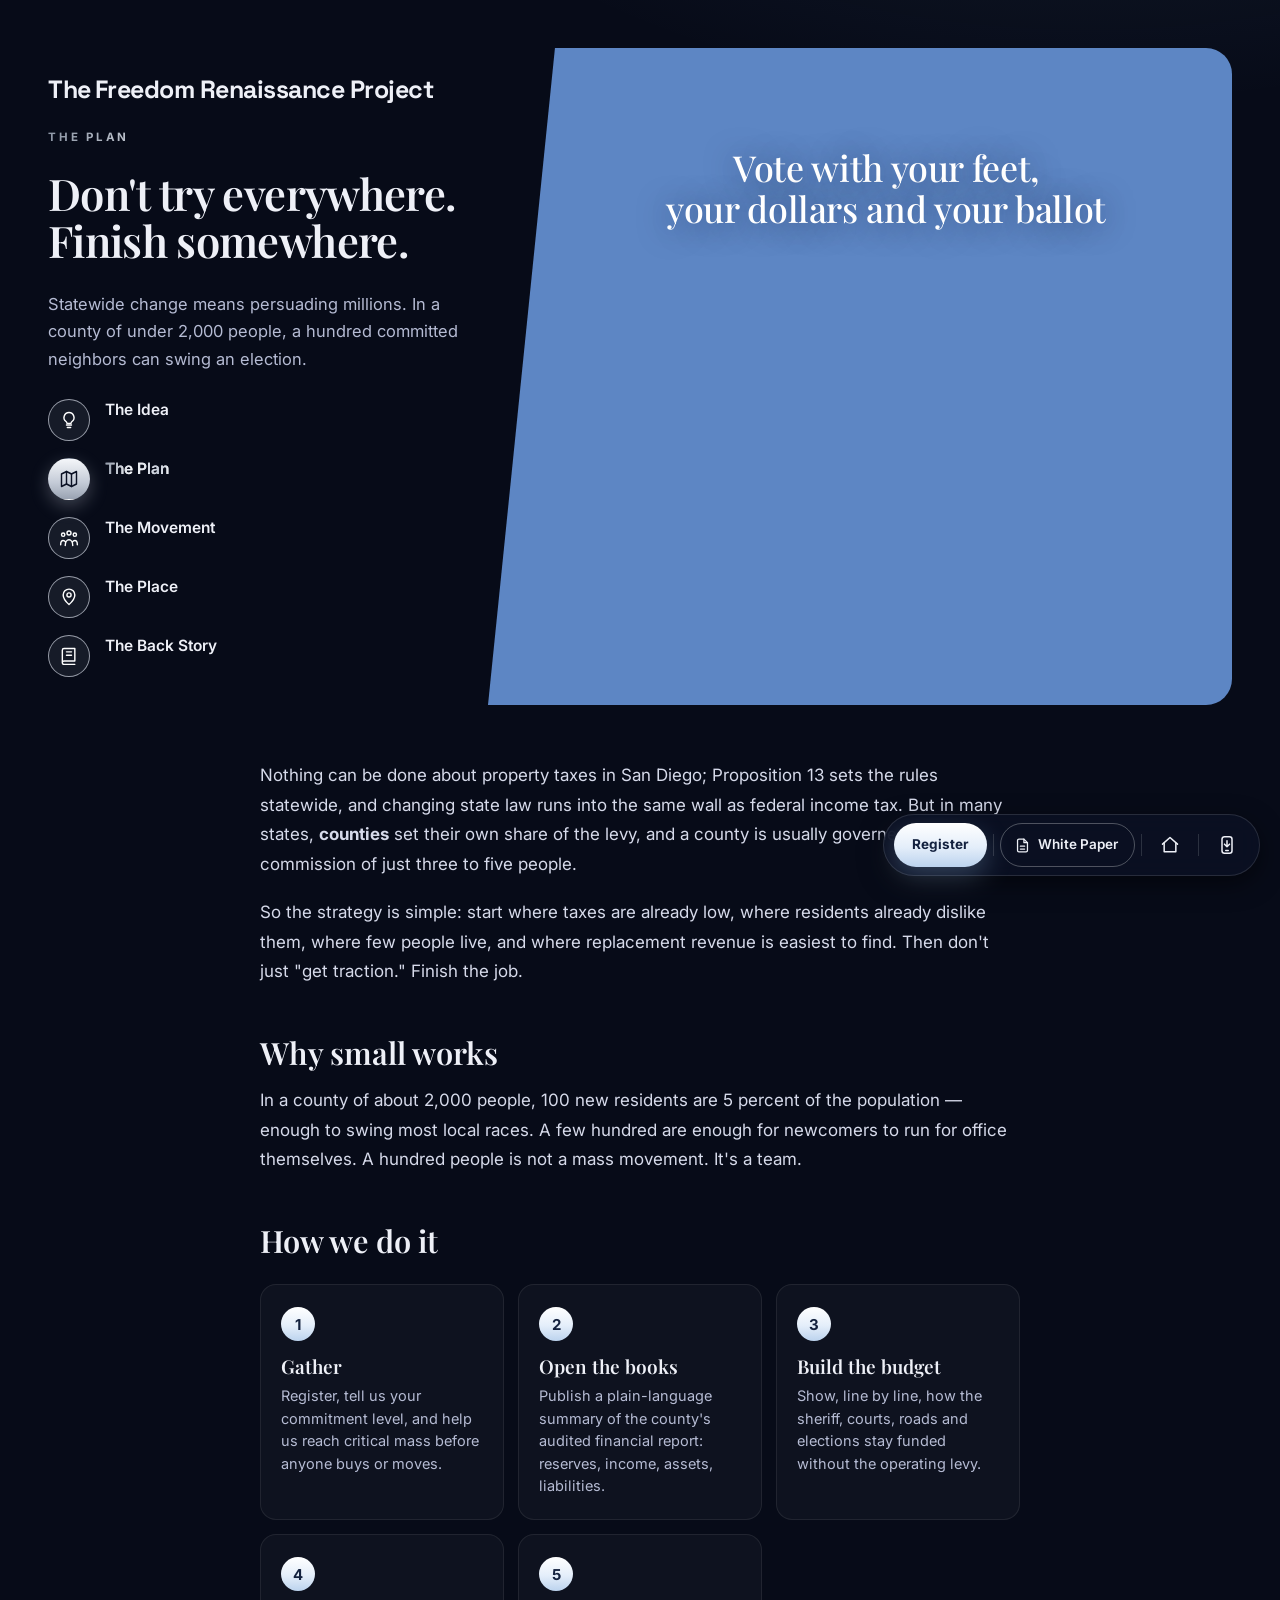
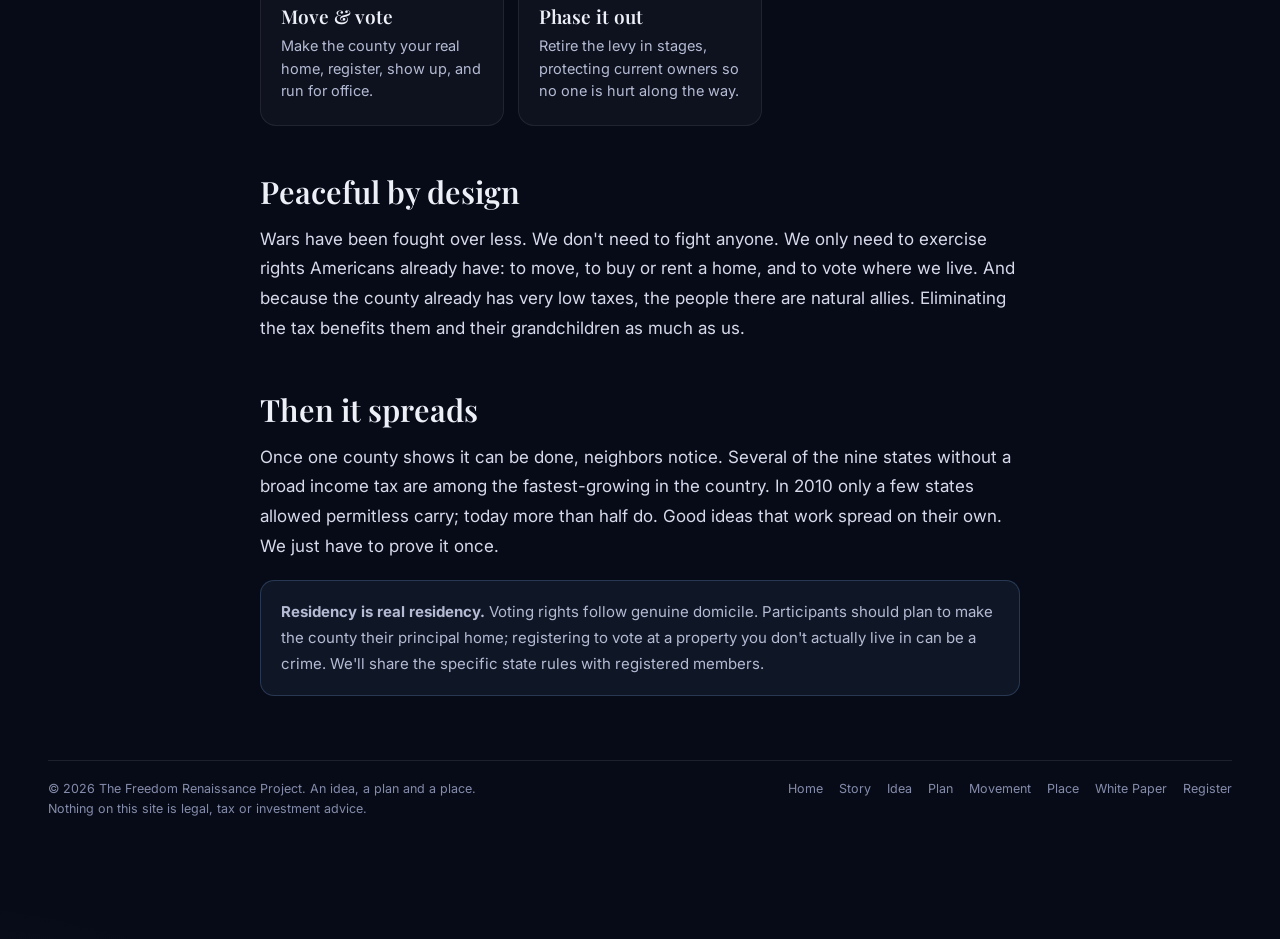
<file: plan.html>
<!doctype html>
<html lang="en">
<head>
<meta charset="utf-8">
<meta name="viewport" content="width=device-width, initial-scale=1, viewport-fit=cover">
<title>The Plan | The Freedom Renaissance Project</title>
<meta name="description" content="The strategy: concentrate committed residents in one low-population, low-tax county and eliminate the property tax there first.">
<link rel="canonical" href="https://www.thefreedomrenaissanceproject.com/plan.html">
<meta property="og:title" content="The Plan | The Freedom Renaissance Project">
<meta property="og:description" content="The strategy: concentrate committed residents in one low-population, low-tax county and eliminate the property tax there first.">
<meta property="og:type" content="website">
<meta property="og:url" content="https://www.thefreedomrenaissanceproject.com/plan.html">
<meta name="theme-color" content="#070b18">
<link rel="icon" type="image/svg+xml" href="assets/favicon.svg">
<meta name="apple-mobile-web-app-title" content="100th">
<meta name="apple-mobile-web-app-capable" content="yes">
<meta name="mobile-web-app-capable" content="yes">
<meta name="apple-mobile-web-app-status-bar-style" content="black">
<link rel="apple-touch-icon" href="apple-touch-icon.png">
<link rel="manifest" href="site.webmanifest">
<link rel="preconnect" href="https://fonts.googleapis.com">
<link rel="preconnect" href="https://fonts.gstatic.com" crossorigin>
<link href="https://fonts.googleapis.com/css2?family=Inter:wght@400;500;600;700&family=Playfair+Display:ital,wght@0,500;0,600;0,700;1,500;1,600&display=swap" rel="stylesheet">
<link rel="stylesheet" href="site.css?v=1">

</head>
<body>
<div class="page">
<div class="page-hero">
  <div class="hero-copy">
    <a class="brand" href="index.html" aria-label="The Freedom Renaissance Project home">
  <span class="brand-mark"><img src="assets/mark.svg" alt=""></span>
  <span><p class="brand-title">The</p><p class="brand-name">Freedom <span class="grad">Renaissance</span> Project</p></span>
</a>
    <p class="eyebrow">The Plan</p>
    <h1 class="page-heading">Don't try everywhere. <em class='grad'>Finish somewhere.</em></h1>
    <p class="lede">Statewide change means persuading millions. In a county of under 2,000 people, a hundred committed neighbors can swing an election.</p>
    <div class="features">
  <div class="feature">
    <a class="feature-icon" href="story.html" aria-label="The Back Story"><svg viewBox="0 0 24 24" aria-hidden="true"><path d="M4 19.5V5a2 2 0 0 1 2-2h13v15H6a2 2 0 0 0-2 2zm0 0A2 2 0 0 0 6 22h13"/><path d="M9 7h6M9 11h6"/></svg></a>
    <div><h3><a href="story.html">The Back Story</a></h3></div>
  </div>
  <div class="feature">
    <a class="feature-icon" href="idea.html" aria-label="The Idea"><svg viewBox="0 0 24 24" aria-hidden="true"><path d="M9 18h6M10 21h4"/><path d="M12 3a6 6 0 0 0-3.6 10.8c.8.6 1.1 1.4 1.1 2.2h5c0-.8.3-1.6 1.1-2.2A6 6 0 0 0 12 3z"/></svg></a>
    <div><h3><a href="idea.html">The Idea</a></h3></div>
  </div>
  <div class="feature active">
    <a class="feature-icon" href="plan.html" aria-label="The Plan"><svg viewBox="0 0 24 24" aria-hidden="true"><path d="M3 6l6-3 6 3 6-3v15l-6 3-6-3-6 3z"/><path d="M9 3v15M15 6v15"/></svg></a>
    <div><h3><a href="plan.html">The Plan</a></h3></div>
  </div>
  <div class="feature">
    <a class="feature-icon" href="movement.html" aria-label="The Movement"><svg viewBox="0 0 24 24" aria-hidden="true"><circle cx="5" cy="8" r="2"/><circle cx="12" cy="6" r="2.4"/><circle cx="19" cy="8" r="2"/><path d="M2 20c0-3 1.5-5 3-5s2.2.8 2.7 1.6M22 20c0-3-1.5-5-3-5s-2.2.8-2.7 1.6M7.5 21c0-4 2-7 4.5-7s4.5 3 4.5 7"/></svg></a>
    <div><h3><a href="movement.html">The Movement</a></h3></div>
  </div>
  <div class="feature">
    <a class="feature-icon" href="place.html" aria-label="The Place"><svg viewBox="0 0 24 24" aria-hidden="true"><path d="M12 21s-7-6.2-7-11.5A7 7 0 0 1 19 9.5C19 14.8 12 21 12 21z"/><circle cx="12" cy="9.5" r="2.5"/></svg></a>
    <div><h3><a href="place.html">The Place</a></h3></div>
  </div>
  <div class="feature">
    <a class="feature-icon" href="white-paper.html" aria-label="The White Paper"><svg viewBox="0 0 24 24" aria-hidden="true"><path d="M14 3H7a2 2 0 0 0-2 2v14a2 2 0 0 0 2 2h10a2 2 0 0 0 2-2V8z"/><path d="M14 3v5h5M9 13h6M9 17h6"/></svg></a>
    <div><h3><a href="white-paper.html">The White Paper</a></h3></div>
  </div>
</div>
  </div>
  <div class="hero-art"><img src="assets/frontier.svg" alt="Dawn breaking over open prairie and a small homestead"><div class="caption">Vote with your feet,<br>your dollars and your ballot</div></div>
</div>
<article class="article">
<p>Nothing can be done about property taxes in San Diego; Proposition 13 sets the rules statewide, and changing state law runs into the same wall as federal income tax. But in many states, <strong>counties</strong> set their own share of the levy, and a county is usually governed by a commission of just three to five people.</p>
<p>So the strategy is simple: start where taxes are already low, where residents already dislike them, where few people live, and where replacement revenue is easiest to find. Then don't just "get traction." Finish the job.</p>
<h2>Why small works</h2>
<p>In a county of about 2,000 people, 100 new residents are 5 percent of the population — enough to swing most local races. A few hundred are enough for newcomers to run for office themselves. A hundred people is not a mass movement. It's a team.</p>
<h2>How we do it</h2>
<div class="steps">
  <div class="step"><h4>Gather</h4><p>Register, tell us your commitment level, and help us reach critical mass before anyone buys or moves.</p></div>
  <div class="step"><h4>Open the books</h4><p>Publish a plain-language summary of the county's audited financial report: reserves, income, assets, liabilities.</p></div>
  <div class="step"><h4>Build the budget</h4><p>Show, line by line, how the sheriff, courts, roads and elections stay funded without the operating levy.</p></div>
  <div class="step"><h4>Move &amp; vote</h4><p>Make the county your real home, register, show up, and run for office.</p></div>
  <div class="step"><h4>Phase it out</h4><p>Retire the levy in stages, protecting current owners so no one is hurt along the way.</p></div>
</div>
<h2>Peaceful by design</h2>
<p>Wars have been fought over less. We don't need to fight anyone. We only need to exercise rights Americans already have: to move, to buy or rent a home, and to vote where we live. And because the county already has very low taxes, the people there are natural allies. Eliminating the tax benefits them and their grandchildren as much as us.</p>
<h2>Then it spreads</h2>
<p>Once one county shows it can be done, neighbors notice. Several of the nine states without a broad income tax are among the fastest-growing in the country. In 2010 only a few states allowed permitless carry; today more than half do. Good ideas that work spread on their own. We just have to prove it once.</p>
<p class="note"><strong>Residency is real residency.</strong> Voting rights follow genuine domicile. Participants should plan to make the county their principal home; registering to vote at a property you don't actually live in can be a crime. We'll share the specific state rules with registered members.</p>
</article>
<footer class="page-footer">
  <div>&copy; 2026 The Freedom Renaissance Project. An idea, a plan and a place.<br>Nothing on this site is legal, tax or investment advice.</div>
  <nav aria-label="Site">
    <a href="index.html">Home</a><a href="story.html">Story</a><a href="idea.html">Idea</a><a href="plan.html">Plan</a><a href="movement.html">Movement</a><a href="place.html">Place</a><a href="white-paper.html">White Paper</a><a href="join.html">Register</a>
  </nav>
</footer>
</div>
<nav class="footer-bar" aria-label="Quick actions">
  <a class="footer-btn footer-cta" href="join.html">Register</a>
  <div class="fb-divider"></div>
  <a class="footer-btn footer-wp" href="white-paper.html" aria-label="Read the white paper"><svg viewBox="0 0 24 24" aria-hidden="true"><path d="M14 3H7a2 2 0 0 0-2 2v14a2 2 0 0 0 2 2h10a2 2 0 0 0 2-2V8z"/><path d="M14 3v5h5M9 13h6M9 17h6"/></svg><span>White Paper</span></a>
  <div class="fb-divider"></div>
  <a class="footer-btn" href="index.html" aria-label="Home"><svg viewBox="0 0 24 24"><path d="M3 11l9-8 9 8"/><path d="M5 10v10h14V10"/></svg></a>
</nav>
<script src="site.js?v=1"></script>
</body>
</html>
</file>
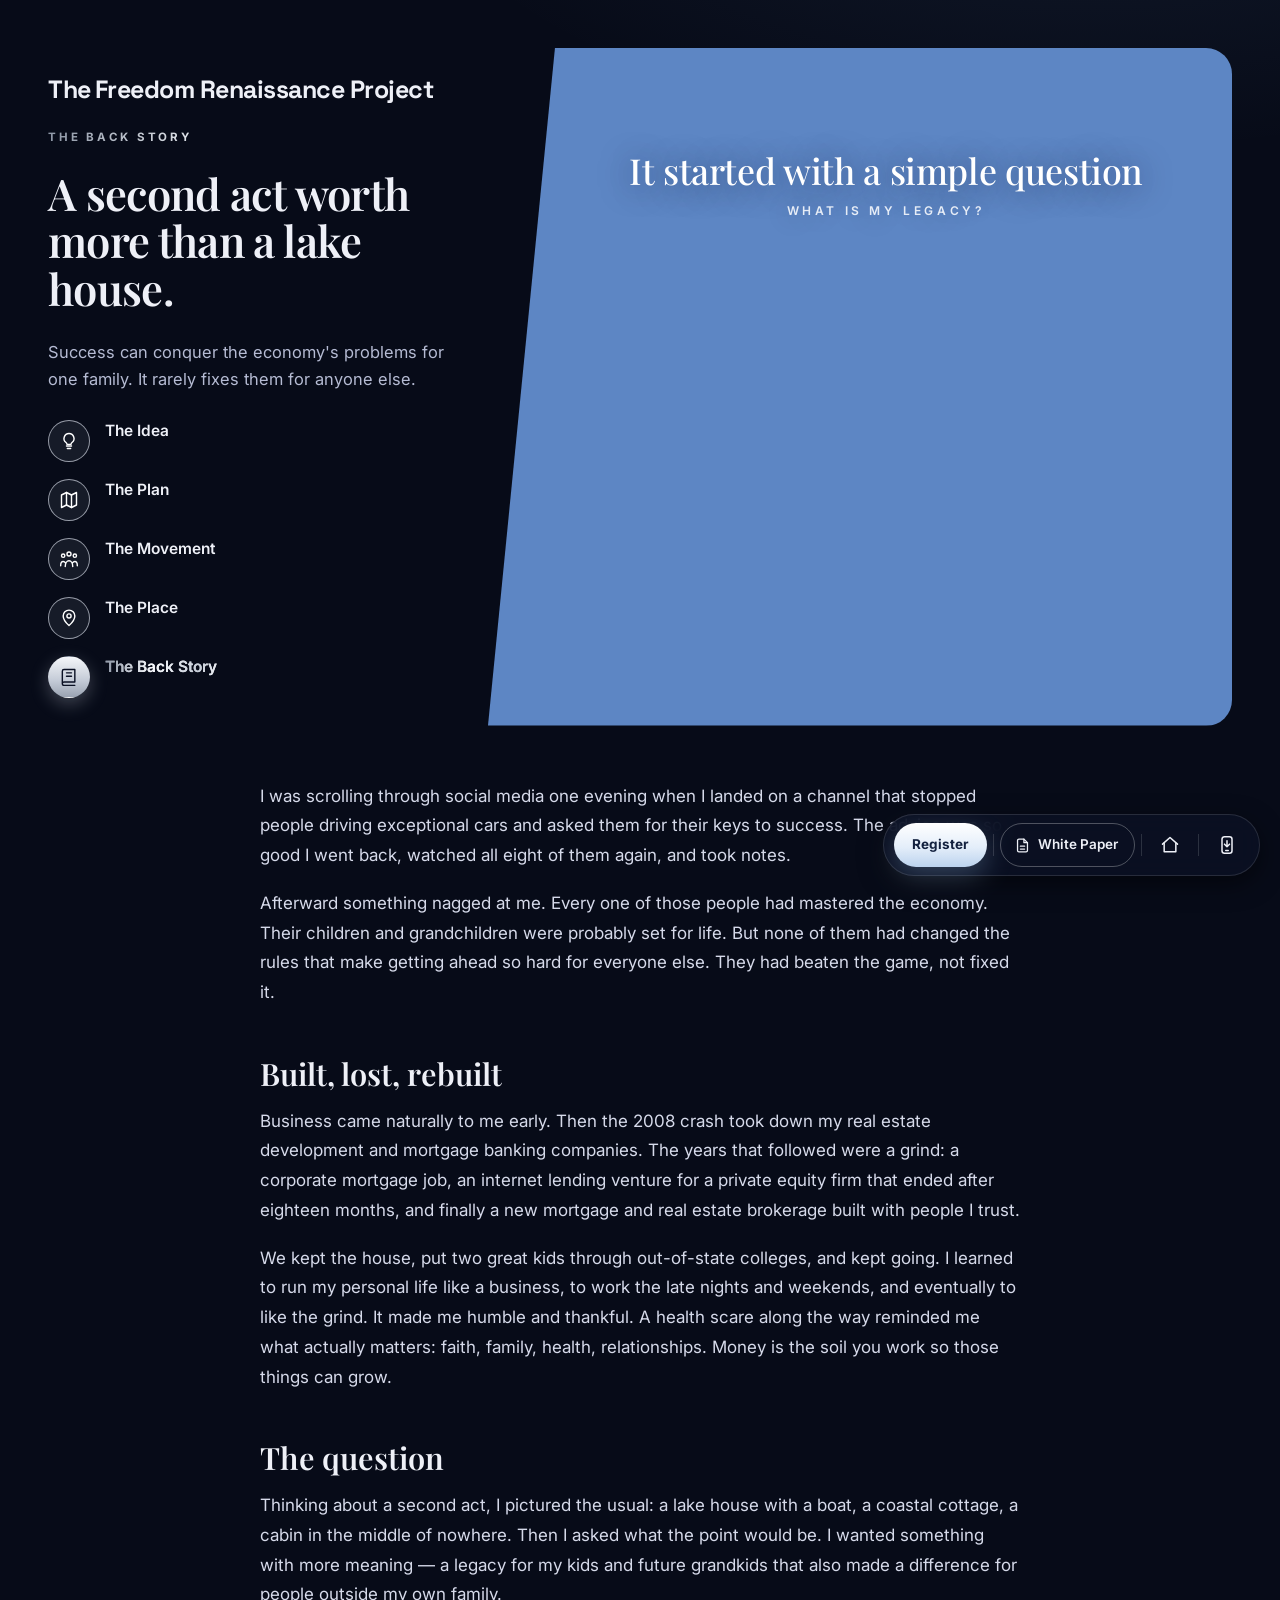
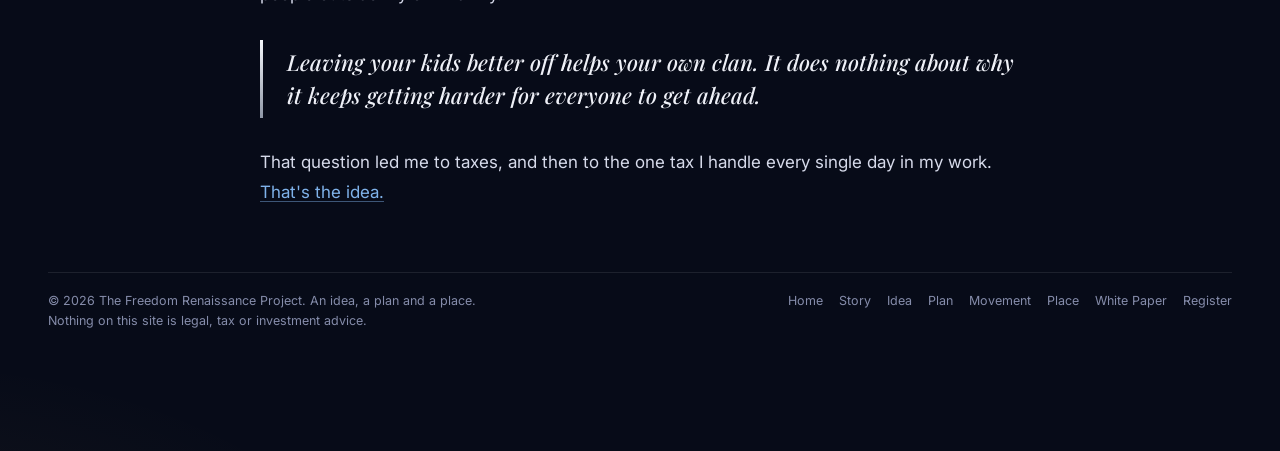
<file: story.html>
<!doctype html>
<html lang="en">
<head>
<meta charset="utf-8">
<meta name="viewport" content="width=device-width, initial-scale=1, viewport-fit=cover">
<title>The Back Story | The Freedom Renaissance Project</title>
<meta name="description" content="How a San Diego mortgage banker decided to spend his second act on one idea: ending the property tax somewhere in America.">
<link rel="canonical" href="https://www.thefreedomrenaissanceproject.com/story.html">
<meta property="og:title" content="The Back Story | The Freedom Renaissance Project">
<meta property="og:description" content="How a San Diego mortgage banker decided to spend his second act on one idea: ending the property tax somewhere in America.">
<meta property="og:type" content="website">
<meta property="og:url" content="https://www.thefreedomrenaissanceproject.com/story.html">
<meta name="theme-color" content="#070b18">
<link rel="icon" type="image/svg+xml" href="assets/favicon.svg">
<meta name="apple-mobile-web-app-title" content="100th">
<meta name="apple-mobile-web-app-capable" content="yes">
<meta name="mobile-web-app-capable" content="yes">
<meta name="apple-mobile-web-app-status-bar-style" content="black">
<link rel="apple-touch-icon" href="apple-touch-icon.png">
<link rel="manifest" href="site.webmanifest">
<link rel="preconnect" href="https://fonts.googleapis.com">
<link rel="preconnect" href="https://fonts.gstatic.com" crossorigin>
<link href="https://fonts.googleapis.com/css2?family=Inter:wght@400;500;600;700&family=Playfair+Display:ital,wght@0,500;0,600;0,700;1,500;1,600&display=swap" rel="stylesheet">
<link rel="stylesheet" href="site.css?v=1">

</head>
<body>
<div class="page">
<div class="page-hero">
  <div class="hero-copy">
    <a class="brand" href="index.html" aria-label="The Freedom Renaissance Project home">
  <span class="brand-mark"><img src="assets/mark.svg" alt=""></span>
  <span><p class="brand-title">The</p><p class="brand-name">Freedom <span class="grad">Renaissance</span> Project</p></span>
</a>
    <p class="eyebrow">The Back Story</p>
    <h1 class="page-heading">A second act worth <em class='grad'>more than a lake house.</em></h1>
    <p class="lede">Success can conquer the economy's problems for one family. It rarely fixes them for anyone else.</p>
    <div class="features">
  <div class="feature active">
    <a class="feature-icon" href="story.html" aria-label="The Back Story"><svg viewBox="0 0 24 24" aria-hidden="true"><path d="M4 19.5V5a2 2 0 0 1 2-2h13v15H6a2 2 0 0 0-2 2zm0 0A2 2 0 0 0 6 22h13"/><path d="M9 7h6M9 11h6"/></svg></a>
    <div><h3><a href="story.html">The Back Story</a></h3></div>
  </div>
  <div class="feature">
    <a class="feature-icon" href="idea.html" aria-label="The Idea"><svg viewBox="0 0 24 24" aria-hidden="true"><path d="M9 18h6M10 21h4"/><path d="M12 3a6 6 0 0 0-3.6 10.8c.8.6 1.1 1.4 1.1 2.2h5c0-.8.3-1.6 1.1-2.2A6 6 0 0 0 12 3z"/></svg></a>
    <div><h3><a href="idea.html">The Idea</a></h3></div>
  </div>
  <div class="feature">
    <a class="feature-icon" href="plan.html" aria-label="The Plan"><svg viewBox="0 0 24 24" aria-hidden="true"><path d="M3 6l6-3 6 3 6-3v15l-6 3-6-3-6 3z"/><path d="M9 3v15M15 6v15"/></svg></a>
    <div><h3><a href="plan.html">The Plan</a></h3></div>
  </div>
  <div class="feature">
    <a class="feature-icon" href="movement.html" aria-label="The Movement"><svg viewBox="0 0 24 24" aria-hidden="true"><circle cx="5" cy="8" r="2"/><circle cx="12" cy="6" r="2.4"/><circle cx="19" cy="8" r="2"/><path d="M2 20c0-3 1.5-5 3-5s2.2.8 2.7 1.6M22 20c0-3-1.5-5-3-5s-2.2.8-2.7 1.6M7.5 21c0-4 2-7 4.5-7s4.5 3 4.5 7"/></svg></a>
    <div><h3><a href="movement.html">The Movement</a></h3></div>
  </div>
  <div class="feature">
    <a class="feature-icon" href="place.html" aria-label="The Place"><svg viewBox="0 0 24 24" aria-hidden="true"><path d="M12 21s-7-6.2-7-11.5A7 7 0 0 1 19 9.5C19 14.8 12 21 12 21z"/><circle cx="12" cy="9.5" r="2.5"/></svg></a>
    <div><h3><a href="place.html">The Place</a></h3></div>
  </div>
  <div class="feature">
    <a class="feature-icon" href="white-paper.html" aria-label="The White Paper"><svg viewBox="0 0 24 24" aria-hidden="true"><path d="M14 3H7a2 2 0 0 0-2 2v14a2 2 0 0 0 2 2h10a2 2 0 0 0 2-2V8z"/><path d="M14 3v5h5M9 13h6M9 17h6"/></svg></a>
    <div><h3><a href="white-paper.html">The White Paper</a></h3></div>
  </div>
</div>
  </div>
  <div class="hero-art"><img src="assets/frontier.svg" alt="Dawn breaking over open prairie and a small homestead"><div class="caption">It started with a simple question<small>What is my legacy?</small></div></div>
</div>
<article class="article">
<p>I was scrolling through social media one evening when I landed on a channel that stopped people driving exceptional cars and asked them for their keys to success. The advice was so good I went back, watched all eight of them again, and took notes.</p>
<p>Afterward something nagged at me. Every one of those people had mastered the economy. Their children and grandchildren were probably set for life. But none of them had changed the rules that make getting ahead so hard for everyone else. They had beaten the game, not fixed it.</p>
<h2>Built, lost, rebuilt</h2>
<p>Business came naturally to me early. Then the 2008 crash took down my real estate development and mortgage banking companies. The years that followed were a grind: a corporate mortgage job, an internet lending venture for a private equity firm that ended after eighteen months, and finally a new mortgage and real estate brokerage built with people I trust.</p>
<p>We kept the house, put two great kids through out-of-state colleges, and kept going. I learned to run my personal life like a business, to work the late nights and weekends, and eventually to like the grind. It made me humble and thankful. A health scare along the way reminded me what actually matters: faith, family, health, relationships. Money is the soil you work so those things can grow.</p>
<h2>The question</h2>
<p>Thinking about a second act, I pictured the usual: a lake house with a boat, a coastal cottage, a cabin in the middle of nowhere. Then I asked what the point would be. I wanted something with more meaning — a legacy for my kids and future grandkids that also made a difference for people outside my own family.</p>
<blockquote>Leaving your kids better off helps your own clan. It does nothing about why it keeps getting harder for everyone to get ahead.</blockquote>
<p>That question led me to taxes, and then to the one tax I handle every single day in my work. <a href="idea.html">That's the idea.</a></p>
</article>
<footer class="page-footer">
  <div>&copy; 2026 The Freedom Renaissance Project. An idea, a plan and a place.<br>Nothing on this site is legal, tax or investment advice.</div>
  <nav aria-label="Site">
    <a href="index.html">Home</a><a href="story.html">Story</a><a href="idea.html">Idea</a><a href="plan.html">Plan</a><a href="movement.html">Movement</a><a href="place.html">Place</a><a href="white-paper.html">White Paper</a><a href="join.html">Register</a>
  </nav>
</footer>
</div>
<nav class="footer-bar" aria-label="Quick actions">
  <a class="footer-btn footer-cta" href="join.html">Register</a>
  <div class="fb-divider"></div>
  <a class="footer-btn footer-wp" href="white-paper.html" aria-label="Read the white paper"><svg viewBox="0 0 24 24" aria-hidden="true"><path d="M14 3H7a2 2 0 0 0-2 2v14a2 2 0 0 0 2 2h10a2 2 0 0 0 2-2V8z"/><path d="M14 3v5h5M9 13h6M9 17h6"/></svg><span>White Paper</span></a>
  <div class="fb-divider"></div>
  <a class="footer-btn" href="index.html" aria-label="Home"><svg viewBox="0 0 24 24"><path d="M3 11l9-8 9 8"/><path d="M5 10v10h14V10"/></svg></a>
</nav>
<script src="site.js?v=1"></script>
</body>
</html>
</file>
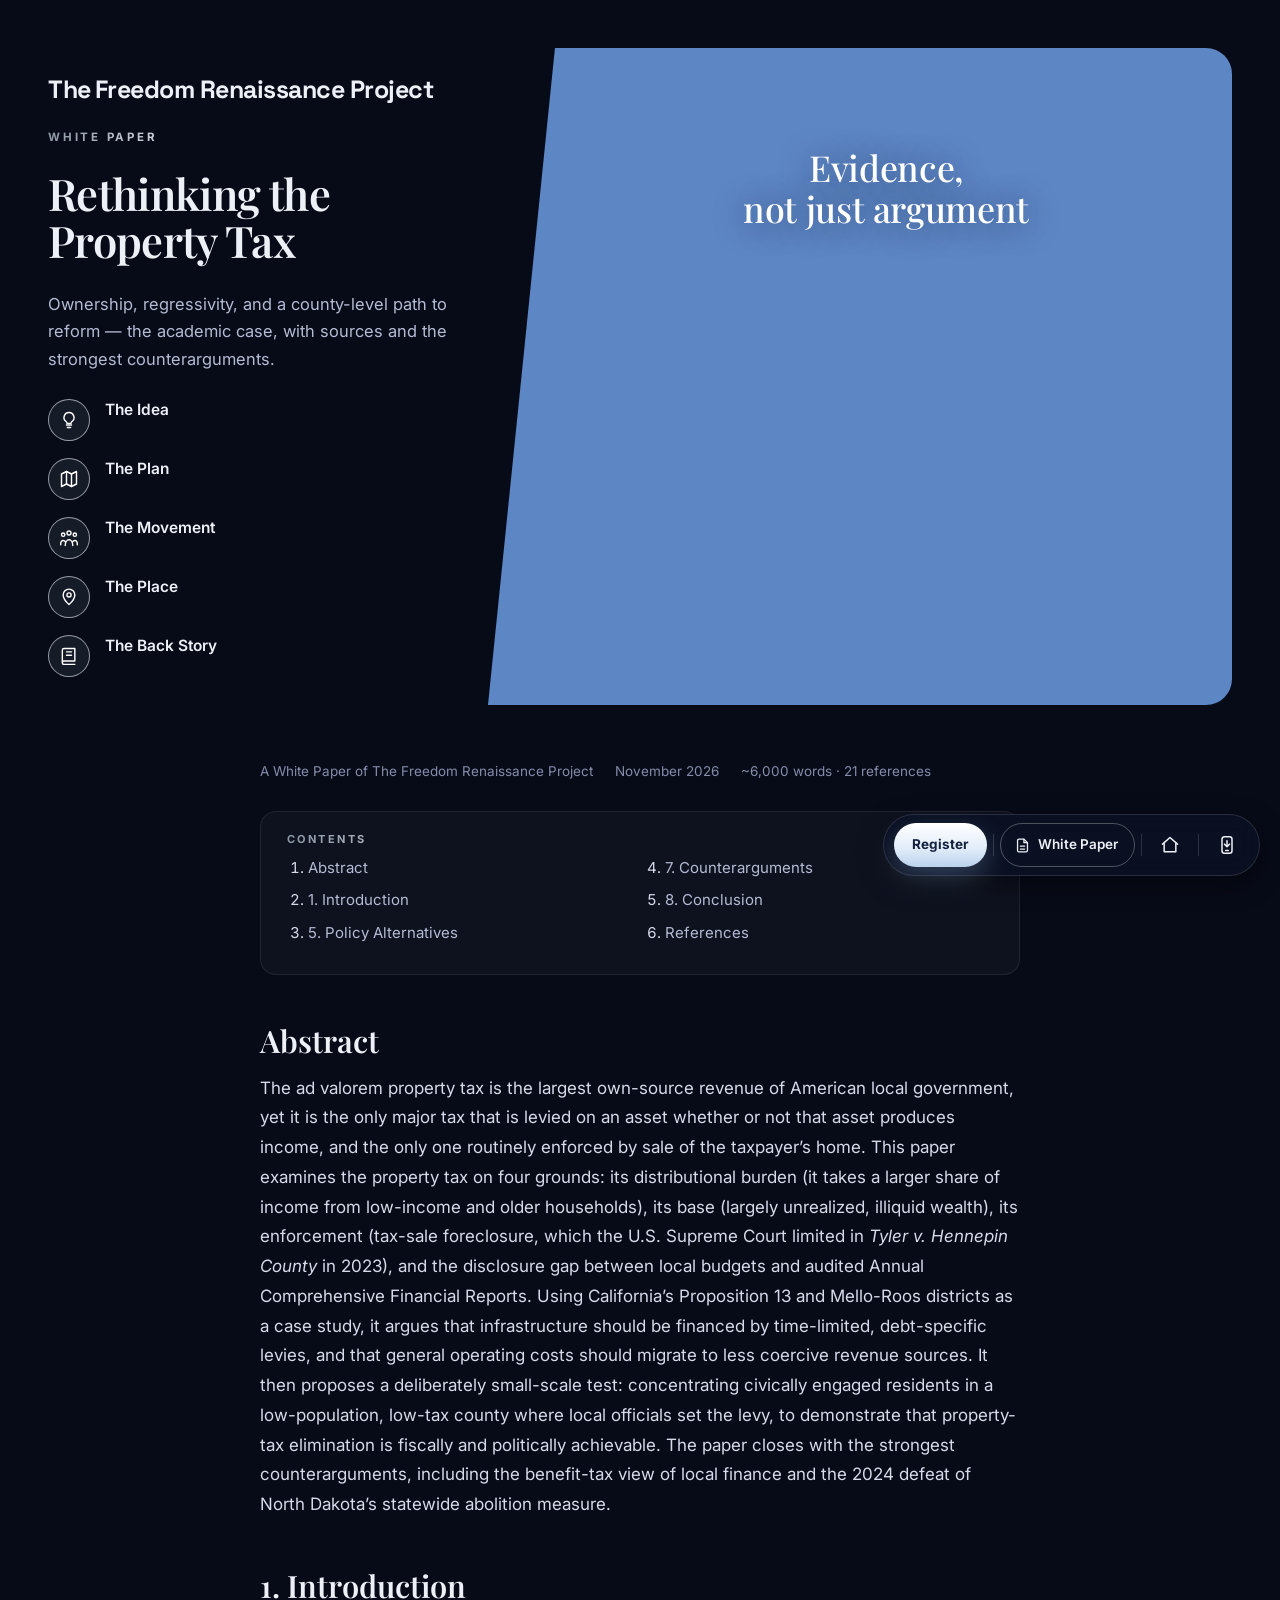
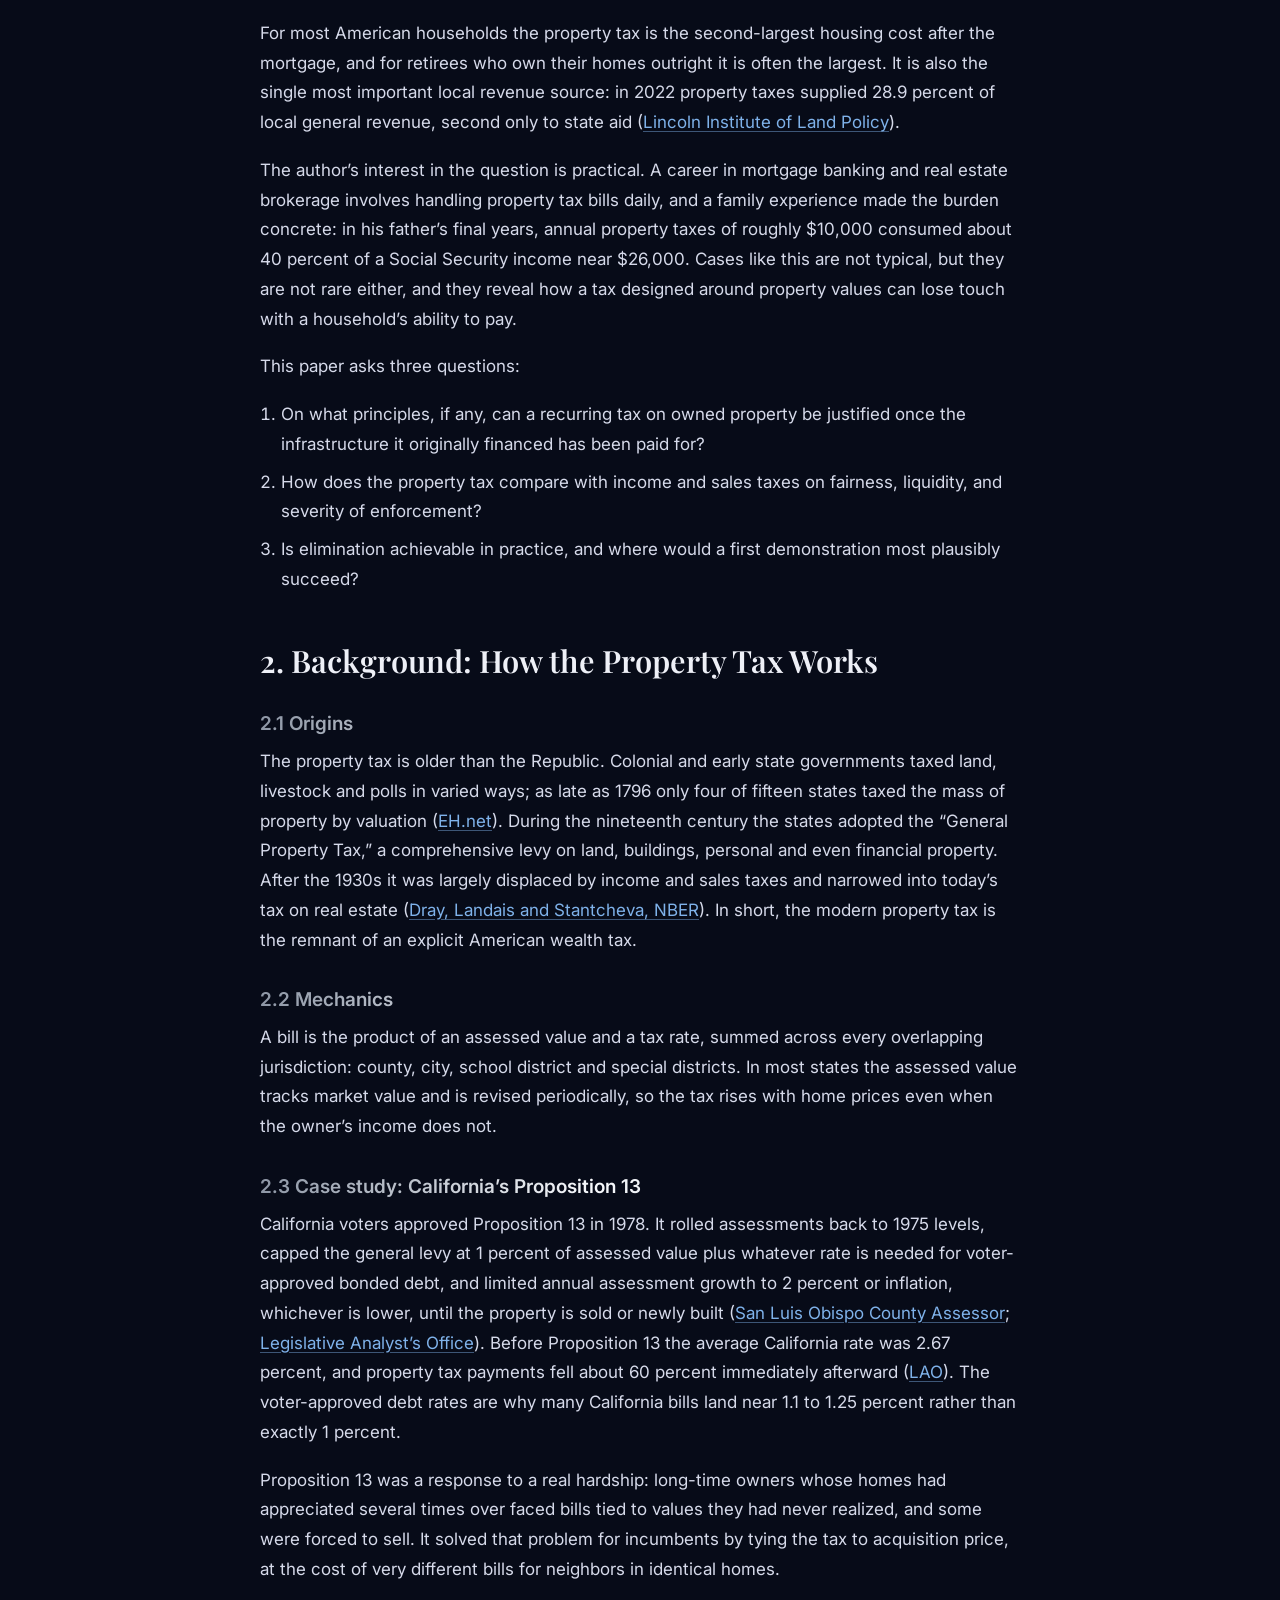
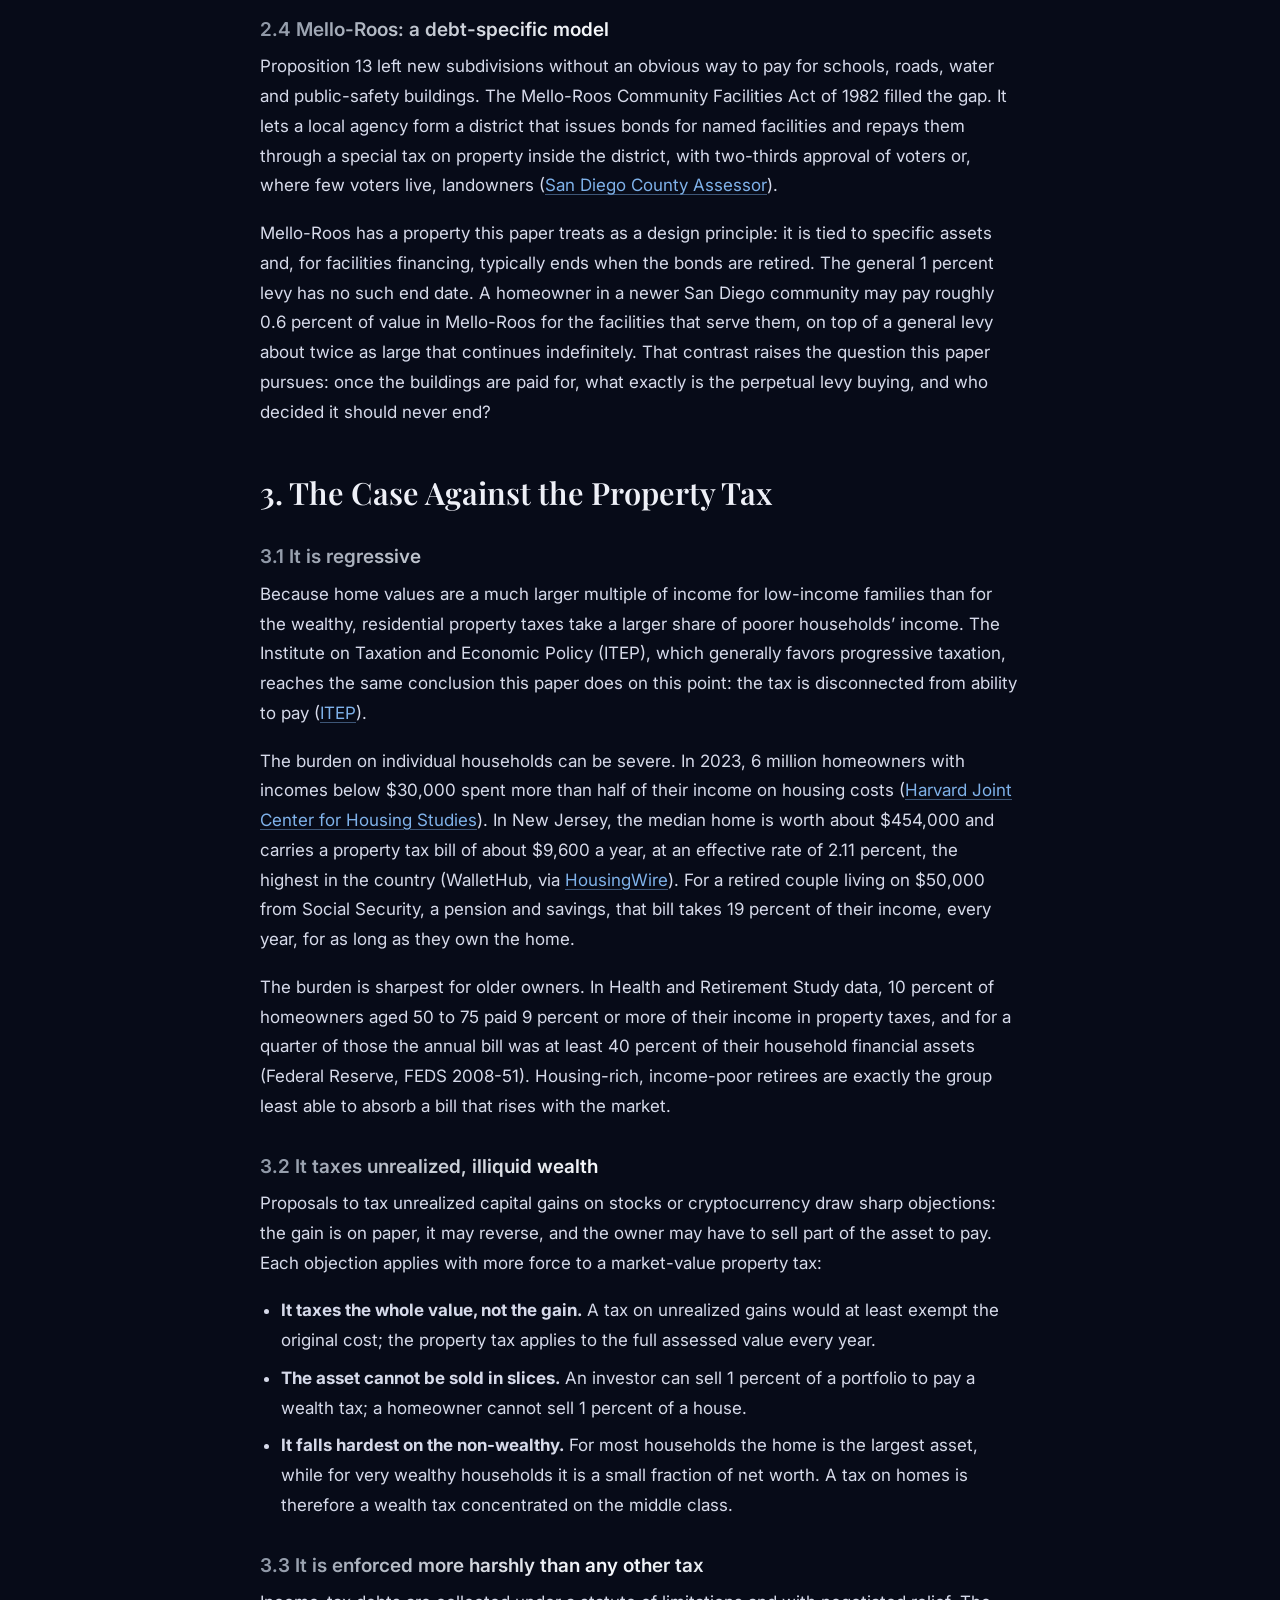
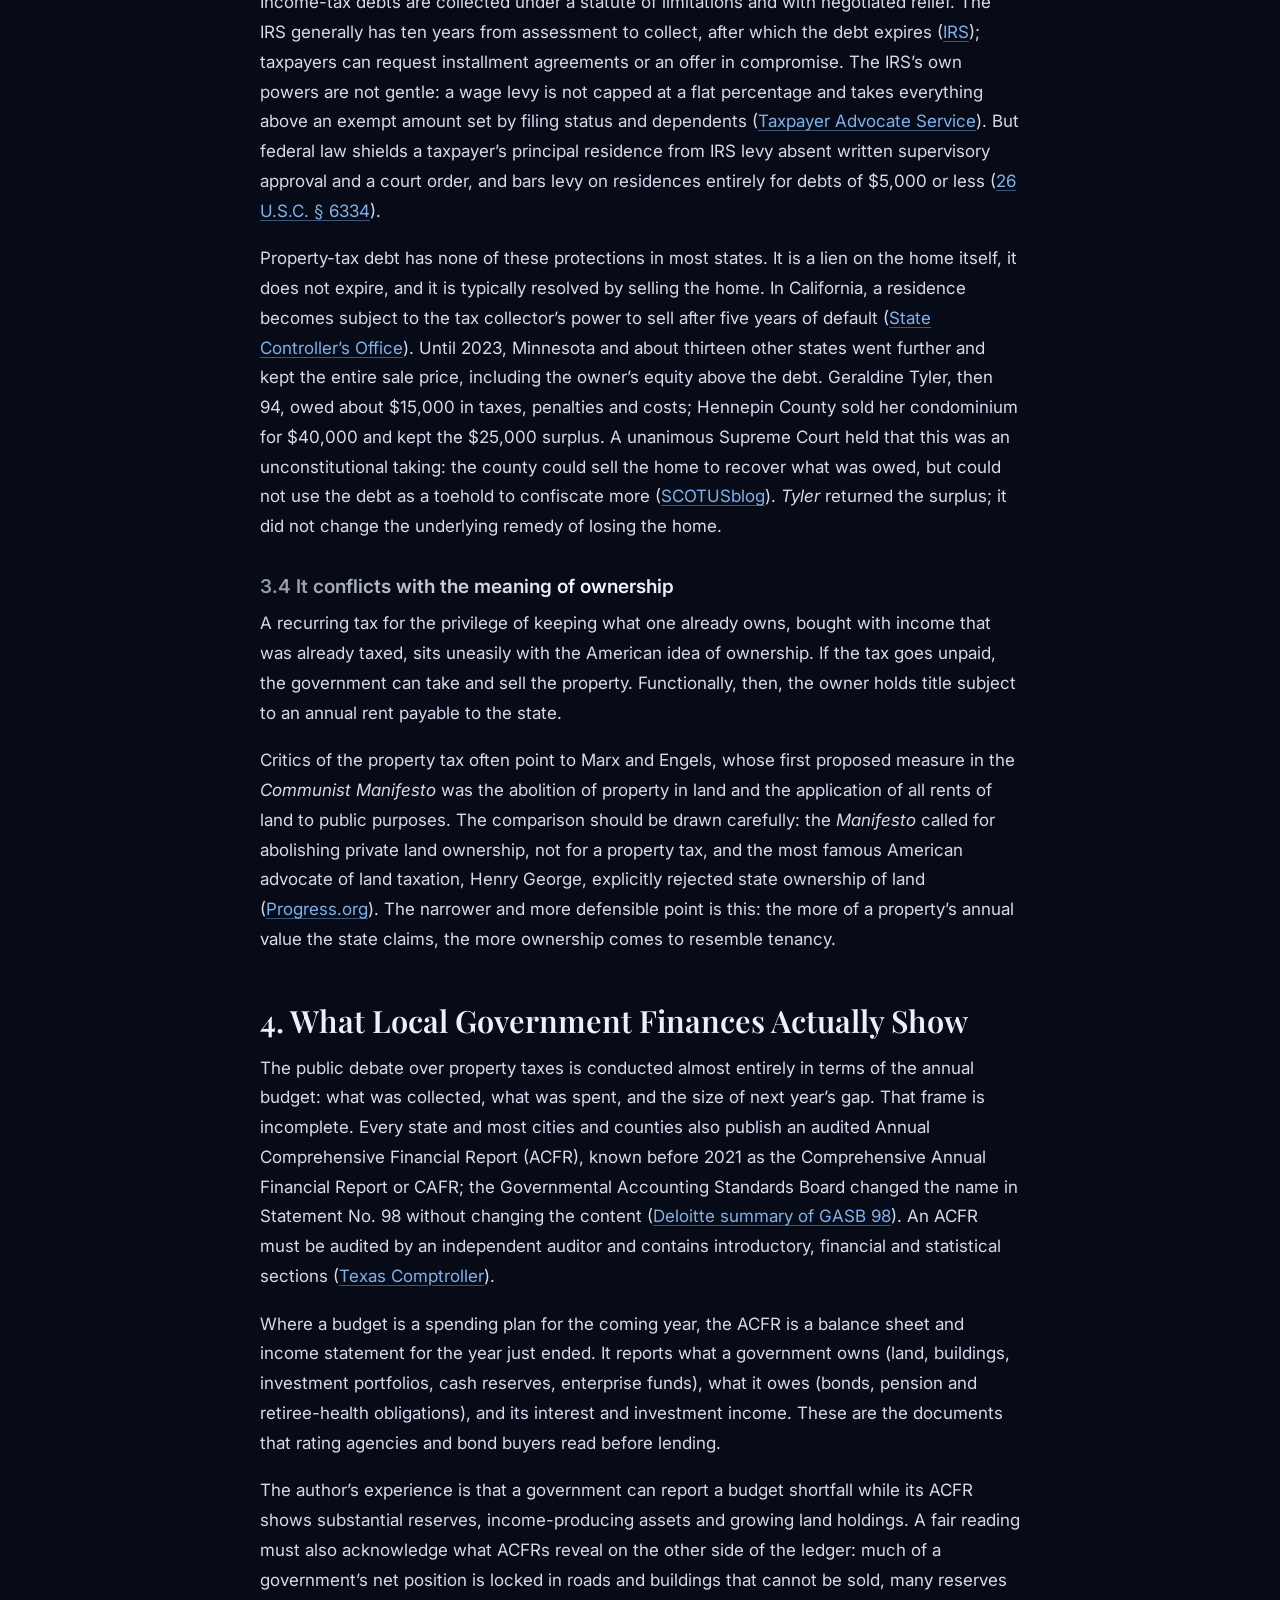
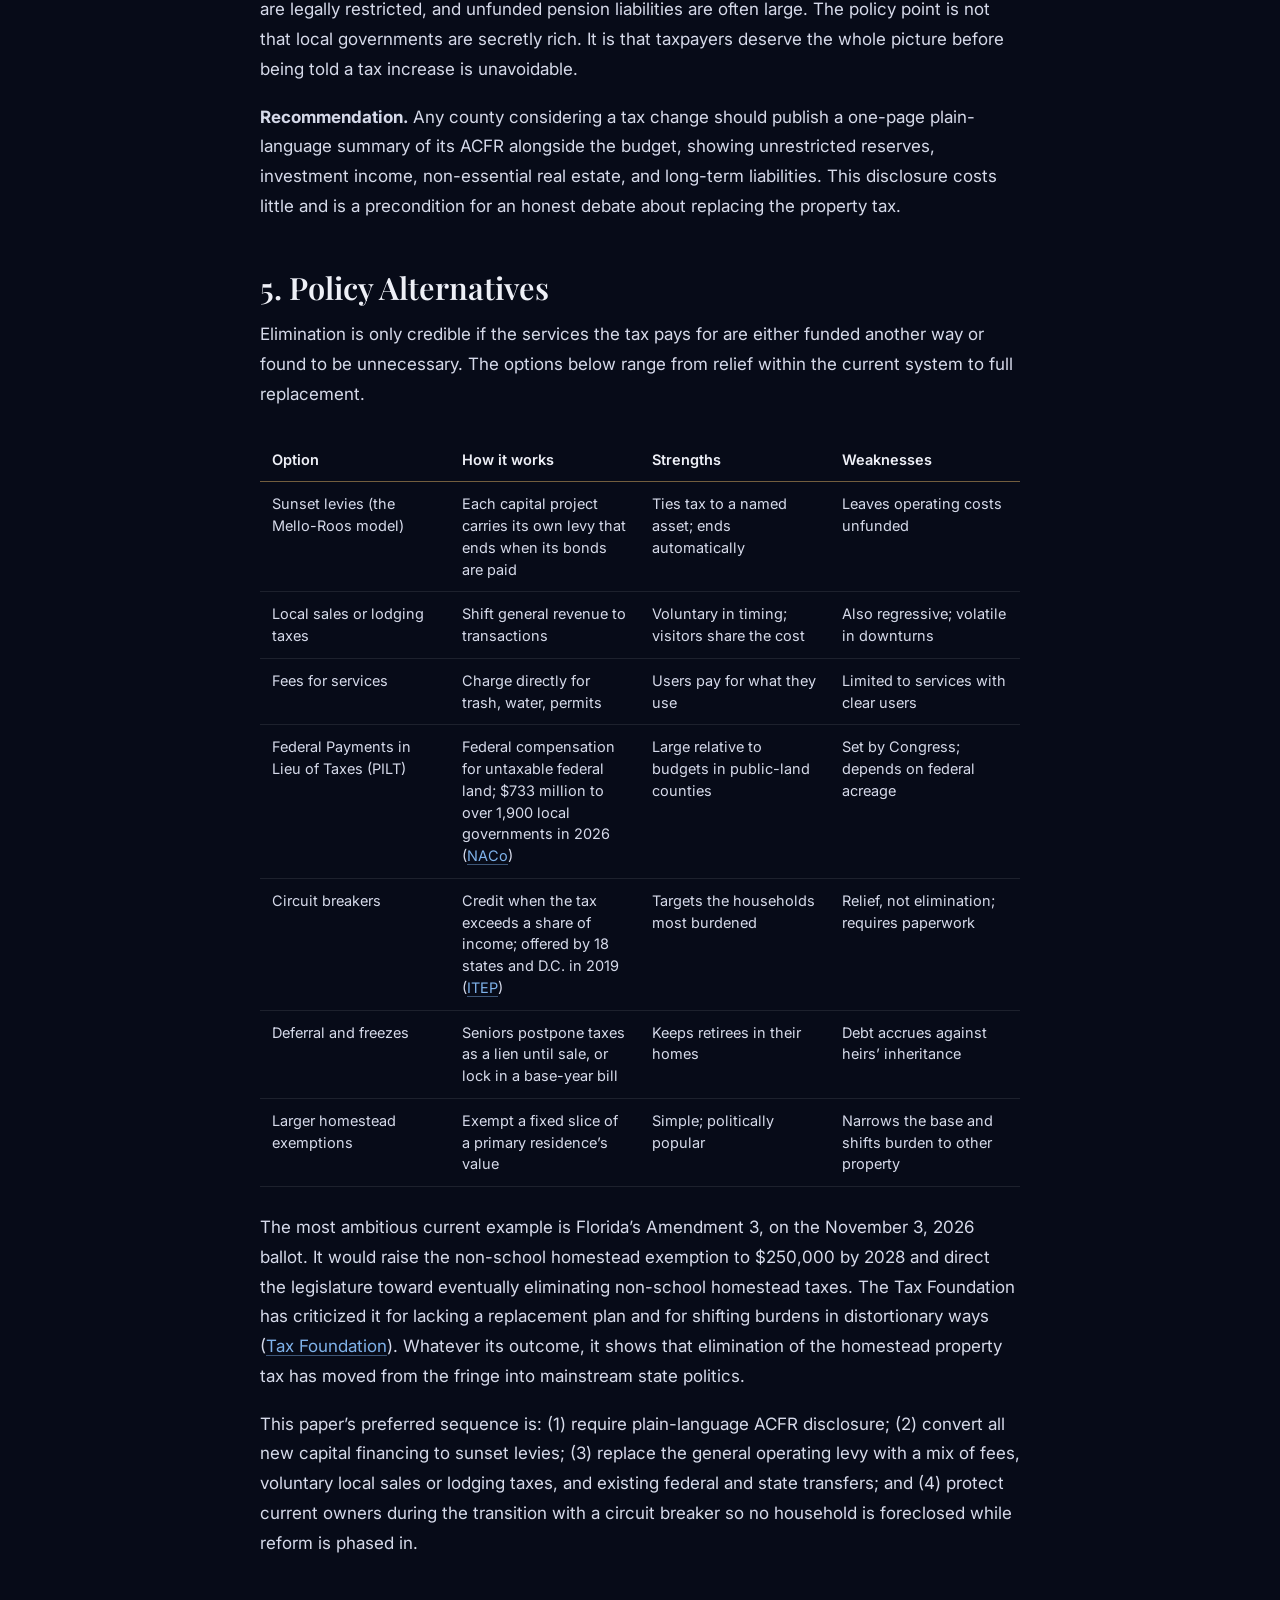
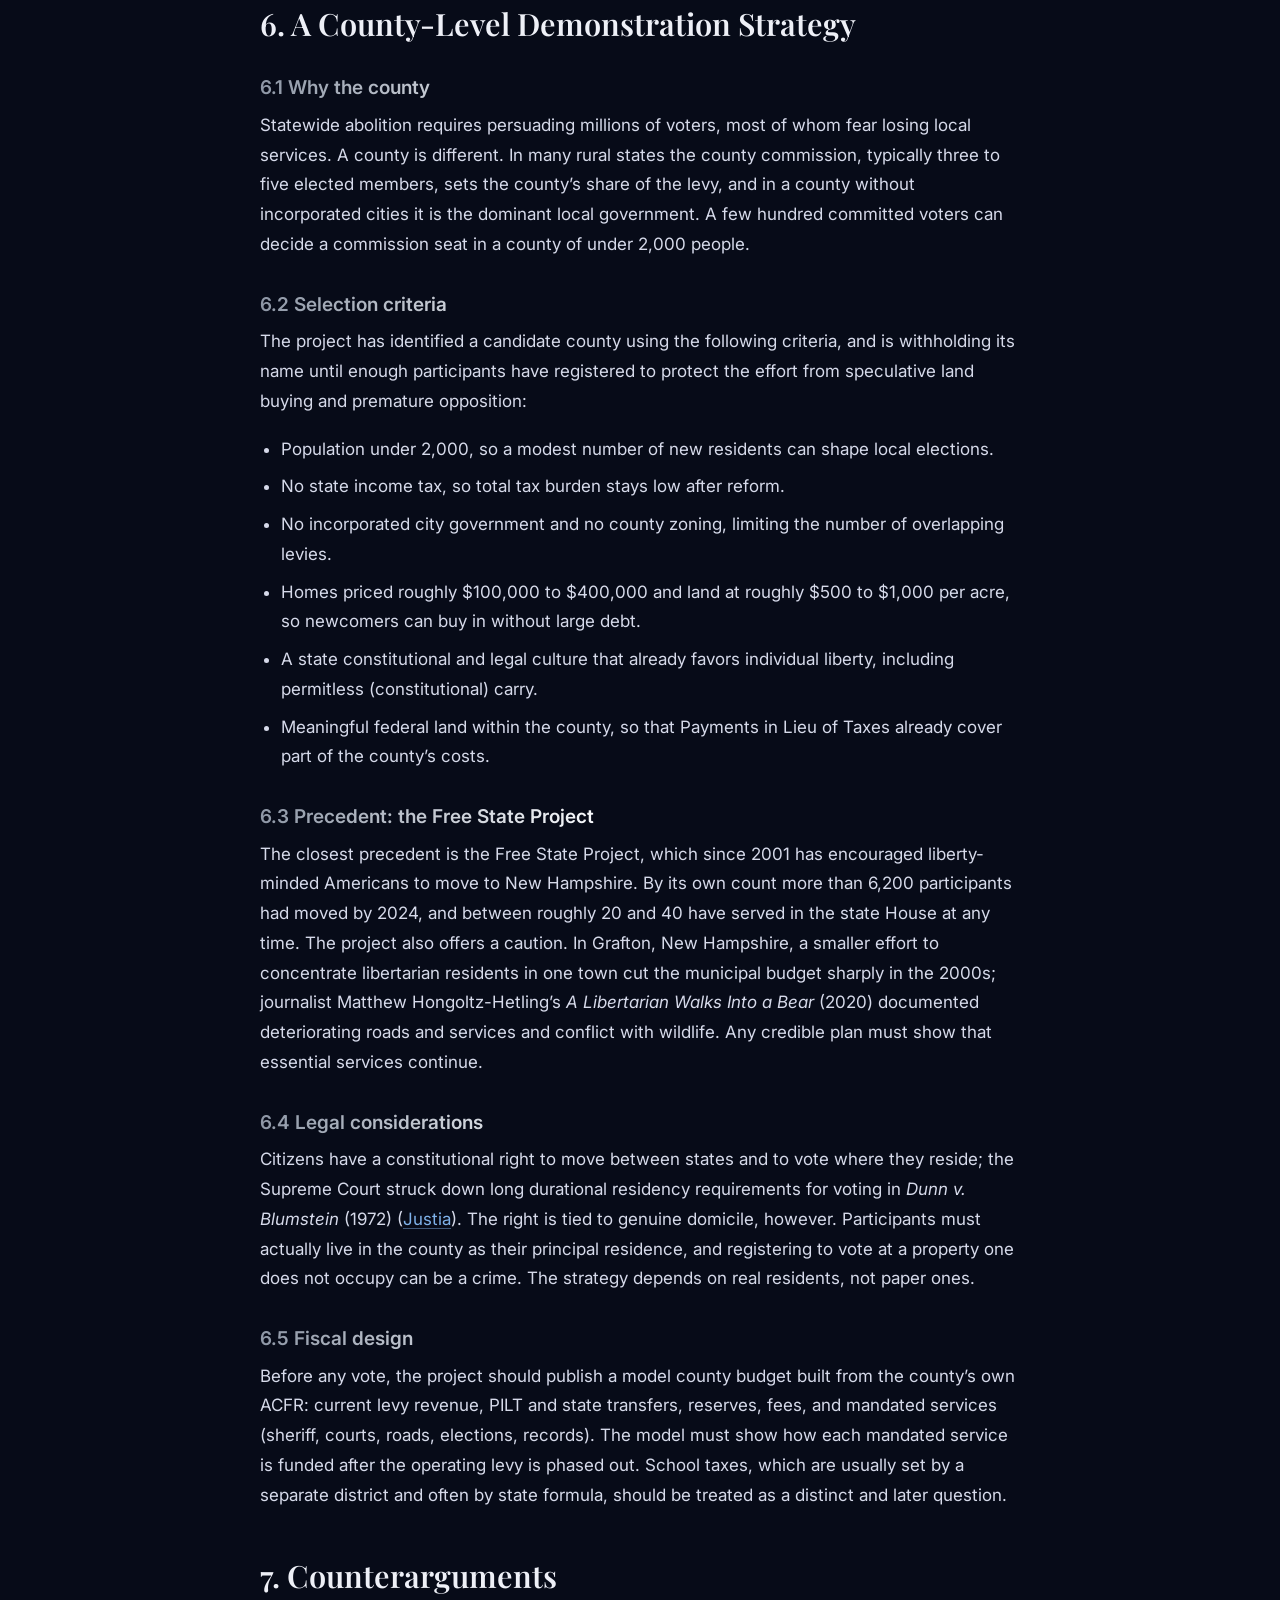
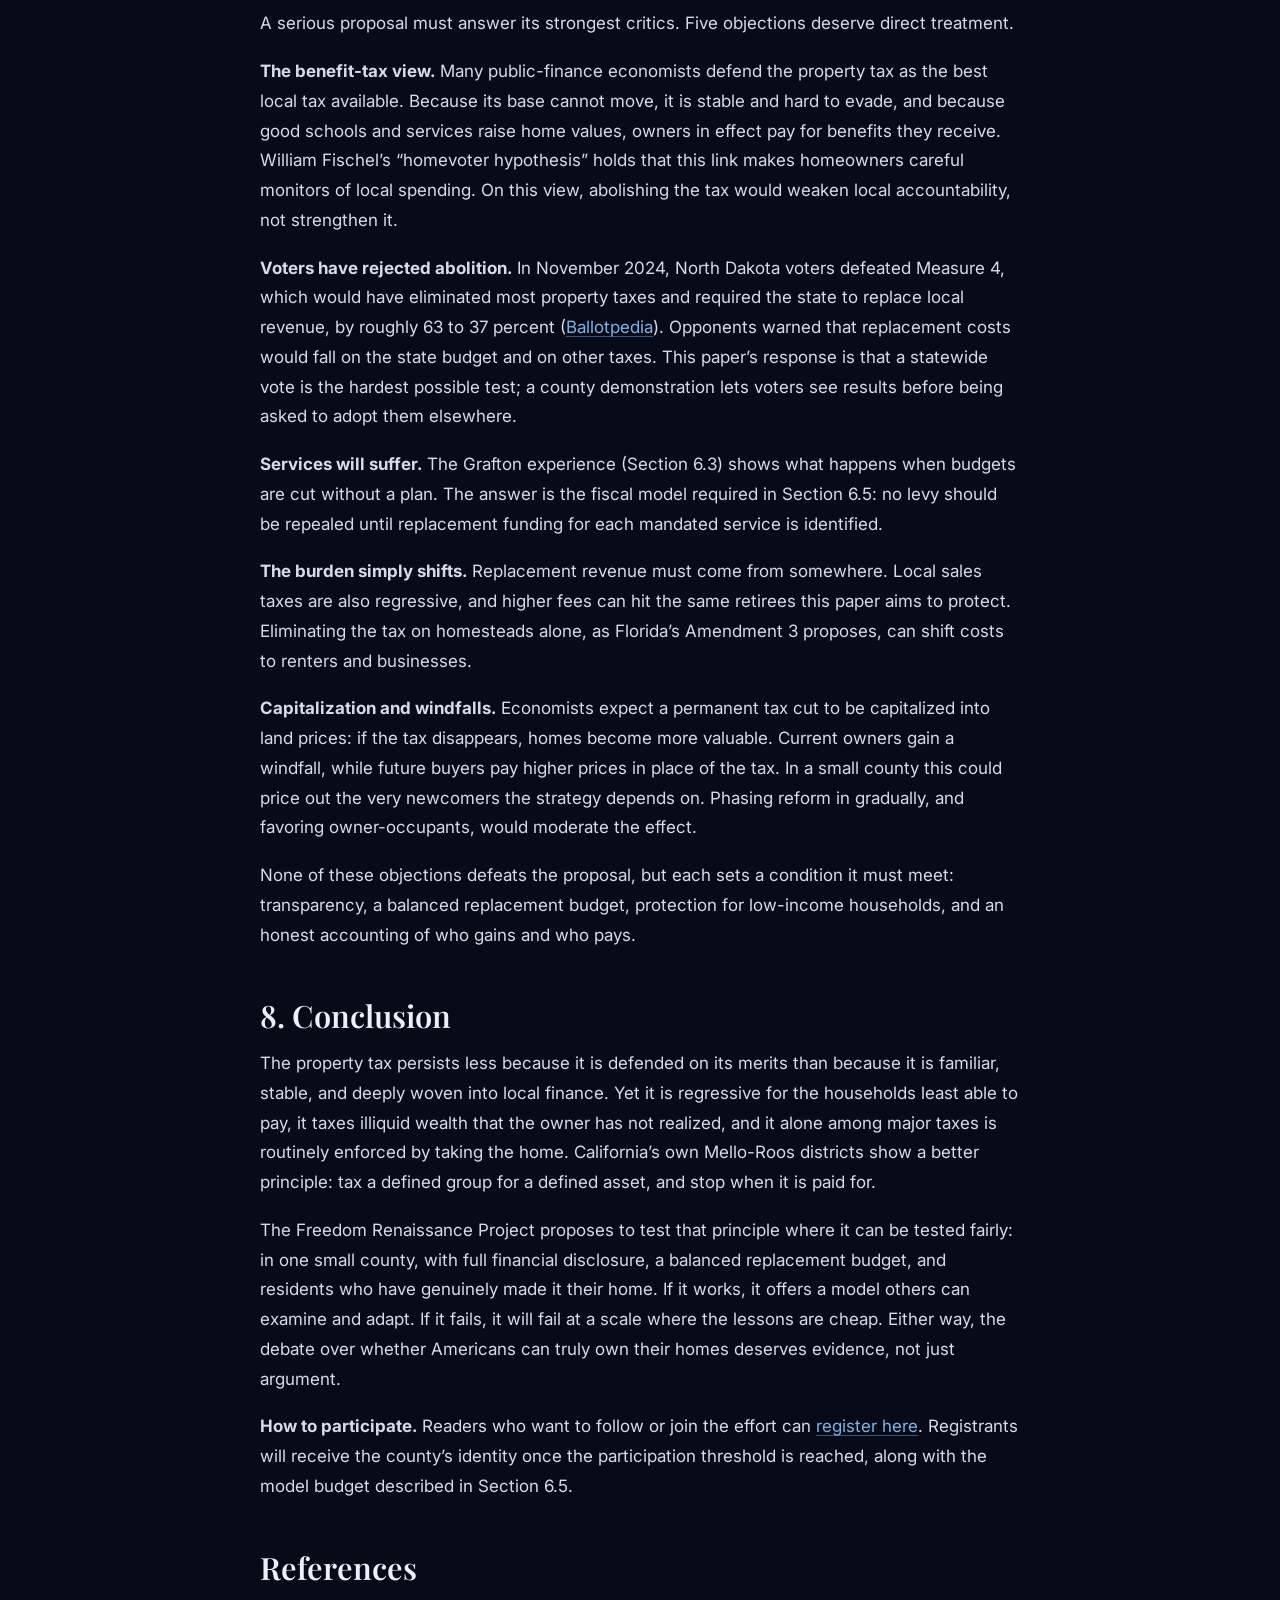
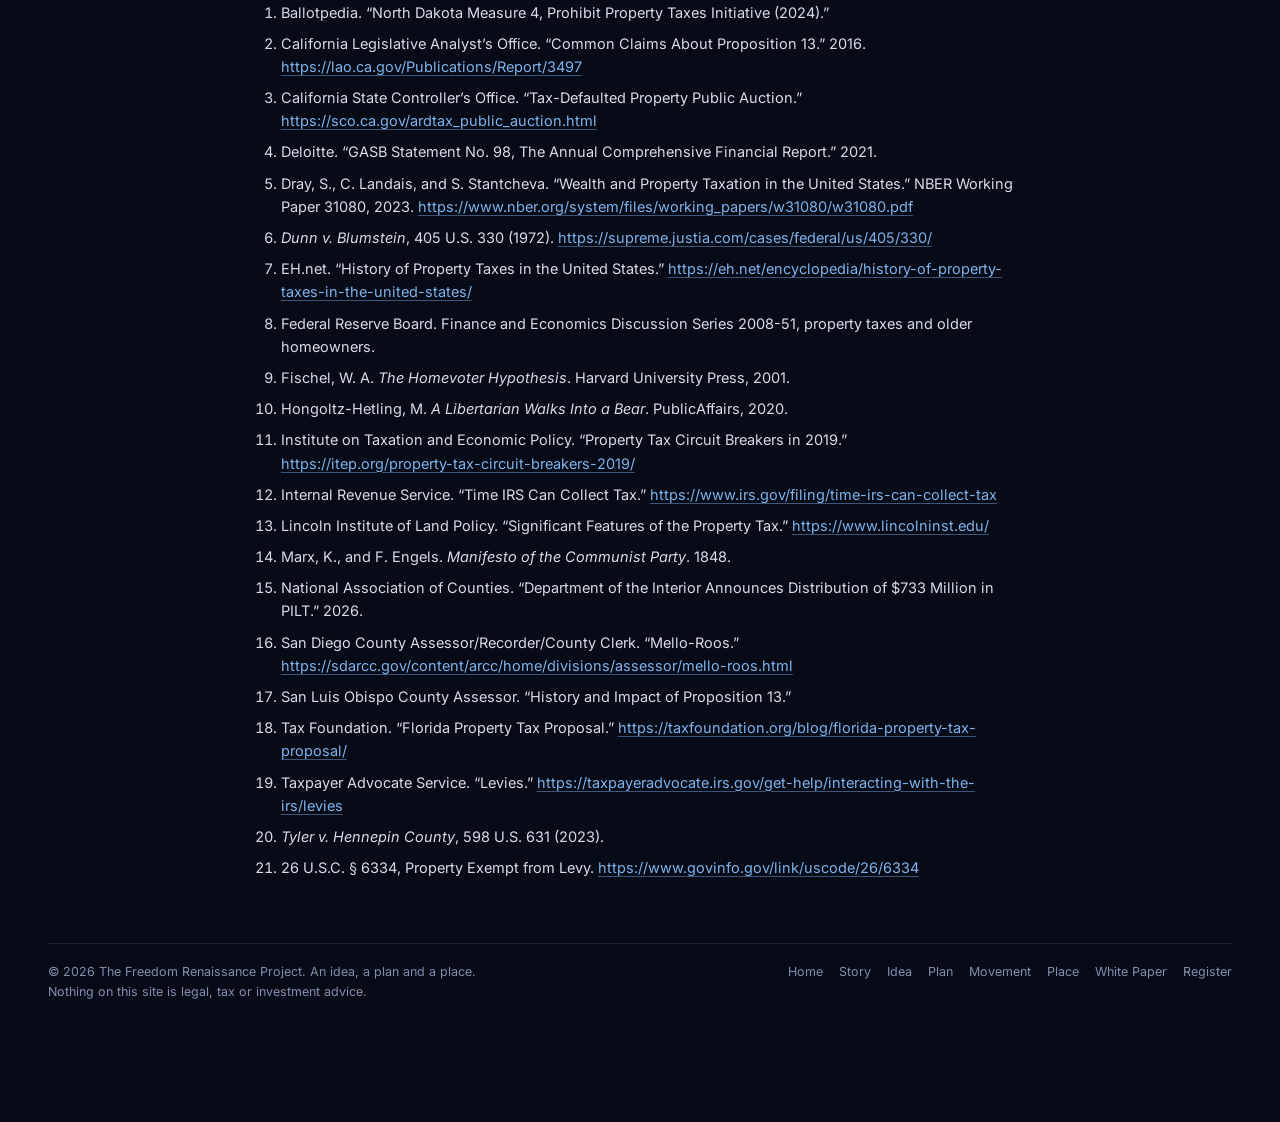
<file: white-paper.html>
<!doctype html>
<html lang="en">
<head>
<meta charset="utf-8">
<meta name="viewport" content="width=device-width, initial-scale=1, viewport-fit=cover">
<title>The White Paper | The Freedom Renaissance Project</title>
<meta name="description" content="Rethinking the Property Tax: Ownership, Regressivity, and a County-Level Path to Reform. A white paper with sources and counterarguments.">
<link rel="canonical" href="https://www.thefreedomrenaissanceproject.com/white-paper.html">
<meta property="og:title" content="The White Paper | The Freedom Renaissance Project">
<meta property="og:description" content="Rethinking the Property Tax: Ownership, Regressivity, and a County-Level Path to Reform. A white paper with sources and counterarguments.">
<meta property="og:type" content="website">
<meta property="og:url" content="https://www.thefreedomrenaissanceproject.com/white-paper.html">
<meta name="theme-color" content="#070b18">
<link rel="icon" type="image/svg+xml" href="assets/favicon.svg">
<meta name="apple-mobile-web-app-title" content="100th">
<meta name="apple-mobile-web-app-capable" content="yes">
<meta name="mobile-web-app-capable" content="yes">
<meta name="apple-mobile-web-app-status-bar-style" content="black">
<link rel="apple-touch-icon" href="apple-touch-icon.png">
<link rel="manifest" href="site.webmanifest">
<link rel="preconnect" href="https://fonts.googleapis.com">
<link rel="preconnect" href="https://fonts.gstatic.com" crossorigin>
<link href="https://fonts.googleapis.com/css2?family=Inter:wght@400;500;600;700&family=Playfair+Display:ital,wght@0,500;0,600;0,700;1,500;1,600&display=swap" rel="stylesheet">
<link rel="stylesheet" href="site.css?v=1">

</head>
<body>
<div class="page">
<div class="page-hero">
  <div class="hero-copy">
    <a class="brand" href="index.html" aria-label="The Freedom Renaissance Project home">
  <span class="brand-mark"><img src="assets/mark.svg" alt=""></span>
  <span><p class="brand-title">The</p><p class="brand-name">Freedom <span class="grad">Renaissance</span> Project</p></span>
</a>
    <p class="eyebrow">White Paper</p>
    <h1 class="page-heading">Rethinking the <em class='grad'>Property Tax</em></h1>
    <p class="lede">Ownership, regressivity, and a county-level path to reform — the academic case, with sources and the strongest counterarguments.</p>
    <div class="features">
  <div class="feature">
    <a class="feature-icon" href="story.html" aria-label="The Back Story"><svg viewBox="0 0 24 24" aria-hidden="true"><path d="M4 19.5V5a2 2 0 0 1 2-2h13v15H6a2 2 0 0 0-2 2zm0 0A2 2 0 0 0 6 22h13"/><path d="M9 7h6M9 11h6"/></svg></a>
    <div><h3><a href="story.html">The Back Story</a></h3></div>
  </div>
  <div class="feature">
    <a class="feature-icon" href="idea.html" aria-label="The Idea"><svg viewBox="0 0 24 24" aria-hidden="true"><path d="M9 18h6M10 21h4"/><path d="M12 3a6 6 0 0 0-3.6 10.8c.8.6 1.1 1.4 1.1 2.2h5c0-.8.3-1.6 1.1-2.2A6 6 0 0 0 12 3z"/></svg></a>
    <div><h3><a href="idea.html">The Idea</a></h3></div>
  </div>
  <div class="feature">
    <a class="feature-icon" href="plan.html" aria-label="The Plan"><svg viewBox="0 0 24 24" aria-hidden="true"><path d="M3 6l6-3 6 3 6-3v15l-6 3-6-3-6 3z"/><path d="M9 3v15M15 6v15"/></svg></a>
    <div><h3><a href="plan.html">The Plan</a></h3></div>
  </div>
  <div class="feature">
    <a class="feature-icon" href="movement.html" aria-label="The Movement"><svg viewBox="0 0 24 24" aria-hidden="true"><circle cx="5" cy="8" r="2"/><circle cx="12" cy="6" r="2.4"/><circle cx="19" cy="8" r="2"/><path d="M2 20c0-3 1.5-5 3-5s2.2.8 2.7 1.6M22 20c0-3-1.5-5-3-5s-2.2.8-2.7 1.6M7.5 21c0-4 2-7 4.5-7s4.5 3 4.5 7"/></svg></a>
    <div><h3><a href="movement.html">The Movement</a></h3></div>
  </div>
  <div class="feature">
    <a class="feature-icon" href="place.html" aria-label="The Place"><svg viewBox="0 0 24 24" aria-hidden="true"><path d="M12 21s-7-6.2-7-11.5A7 7 0 0 1 19 9.5C19 14.8 12 21 12 21z"/><circle cx="12" cy="9.5" r="2.5"/></svg></a>
    <div><h3><a href="place.html">The Place</a></h3></div>
  </div>
  <div class="feature active">
    <a class="feature-icon" href="white-paper.html" aria-label="The White Paper"><svg viewBox="0 0 24 24" aria-hidden="true"><path d="M14 3H7a2 2 0 0 0-2 2v14a2 2 0 0 0 2 2h10a2 2 0 0 0 2-2V8z"/><path d="M14 3v5h5M9 13h6M9 17h6"/></svg></a>
    <div><h3><a href="white-paper.html">The White Paper</a></h3></div>
  </div>
</div>
  </div>
  <div class="hero-art"><img src="assets/frontier.svg" alt="Dawn breaking over open prairie and a small homestead"><div class="caption">Evidence,<br>not just argument</div></div>
</div>
<article class="article">
<p class="paper-meta"><span>A White Paper of The Freedom Renaissance Project</span><span>November 2026</span><span>~6,000 words &middot; 21 references</span></p>
<nav class="toc" aria-label="Contents"><h4>Contents</h4><ol><li><a href="#abstract">Abstract</a></li><li><a href="#introduction">1. Introduction</a></li><li><a href="#policy-alternatives">5. Policy Alternatives</a></li><li><a href="#counterarguments">7. Counterarguments</a></li><li><a href="#conclusion">8. Conclusion</a></li><li><a href="#references">References</a></li></ol></nav>
<h2 id="abstract">Abstract</h2>
<p>The ad valorem property tax is the largest own-source revenue of
American local government, yet it is the only major tax that is levied
on an asset whether or not that asset produces income, and the only one
routinely enforced by sale of the taxpayer’s home. This paper examines
the property tax on four grounds: its distributional burden (it takes a
larger share of income from low-income and older households), its base
(largely unrealized, illiquid wealth), its enforcement (tax-sale
foreclosure, which the U.S. Supreme Court limited in <em>Tyler v.
Hennepin County</em> in 2023), and the disclosure gap between local
budgets and audited Annual Comprehensive Financial Reports. Using
California’s Proposition 13 and Mello-Roos districts as a case study, it
argues that infrastructure should be financed by time-limited,
debt-specific levies, and that general operating costs should migrate to
less coercive revenue sources. It then proposes a deliberately
small-scale test: concentrating civically engaged residents in a
low-population, low-tax county where local officials set the levy, to
demonstrate that property-tax elimination is fiscally and politically
achievable. The paper closes with the strongest counterarguments,
including the benefit-tax view of local finance and the 2024 defeat of
North Dakota’s statewide abolition measure.</p>
<h2 id="introduction">1. Introduction</h2>
<p>For most American households the property tax is the second-largest
housing cost after the mortgage, and for retirees who own their homes
outright it is often the largest. It is also the single most important
local revenue source: in 2022 property taxes supplied 28.9 percent of
local general revenue, second only to state aid (<a
href="https://apps.lincolninst.edu/data/significant-features-property-tax/state-state-property-tax-glance/visualization-tool">Lincoln
Institute of Land Policy</a>).</p>
<p>The author’s interest in the question is practical. A career in
mortgage banking and real estate brokerage involves handling property
tax bills daily, and a family experience made the burden concrete: in
his father’s final years, annual property taxes of roughly $10,000
consumed about 40 percent of a Social Security income near $26,000.
Cases like this are not typical, but they are not rare either, and they
reveal how a tax designed around property values can lose touch with a
household’s ability to pay.</p>
<p>This paper asks three questions:</p>
<ol type="1">
<li>On what principles, if any, can a recurring tax on owned property be
justified once the infrastructure it originally financed has been paid
for?</li>
<li>How does the property tax compare with income and sales taxes on
fairness, liquidity, and severity of enforcement?</li>
<li>Is elimination achievable in practice, and where would a first
demonstration most plausibly succeed?</li>
</ol>
<h2 id="background-how-the-property-tax-works">2. Background: How the
Property Tax Works</h2>
<h3 id="origins">2.1 Origins</h3>
<p>The property tax is older than the Republic. Colonial and early state
governments taxed land, livestock and polls in varied ways; as late as
1796 only four of fifteen states taxed the mass of property by valuation
(<a
href="https://eh.net/encyclopedia/history-of-property-taxes-in-the-united-states/">EH.net</a>).
During the nineteenth century the states adopted the “General Property
Tax,” a comprehensive levy on land, buildings, personal and even
financial property. After the 1930s it was largely displaced by income
and sales taxes and narrowed into today’s tax on real estate (<a
href="https://www.nber.org/system/files/working_papers/w31080/w31080.pdf">Dray,
Landais and Stantcheva, NBER</a>). In short, the modern property tax is
the remnant of an explicit American wealth tax.</p>
<h3 id="mechanics">2.2 Mechanics</h3>
<p>A bill is the product of an assessed value and a tax rate, summed
across every overlapping jurisdiction: county, city, school district and
special districts. In most states the assessed value tracks market value
and is revised periodically, so the tax rises with home prices even when
the owner’s income does not.</p>
<h3 id="case-study-californias-proposition-13">2.3 Case study:
California’s Proposition 13</h3>
<p>California voters approved Proposition 13 in 1978. It rolled
assessments back to 1975 levels, capped the general levy at 1 percent of
assessed value plus whatever rate is needed for voter-approved bonded
debt, and limited annual assessment growth to 2 percent or inflation,
whichever is lower, until the property is sold or newly built (<a
href="https://slocounty.ca.gov/departments/assessor/services/assessment-and-real-property-valuation/history-and-impact-of-proposition-13">San
Luis Obispo County Assessor</a>; <a
href="https://lao.ca.gov/Publications/Report/3497">Legislative Analyst’s
Office</a>). Before Proposition 13 the average California rate was 2.67
percent, and property tax payments fell about 60 percent immediately
afterward (<a
href="https://lao.ca.gov/Publications/Report/3497">LAO</a>). The
voter-approved debt rates are why many California bills land near 1.1 to
1.25 percent rather than exactly 1 percent.</p>
<p>Proposition 13 was a response to a real hardship: long-time owners
whose homes had appreciated several times over faced bills tied to
values they had never realized, and some were forced to sell. It solved
that problem for incumbents by tying the tax to acquisition price, at
the cost of very different bills for neighbors in identical homes.</p>
<h3 id="mello-roos-a-debt-specific-model">2.4 Mello-Roos: a
debt-specific model</h3>
<p>Proposition 13 left new subdivisions without an obvious way to pay
for schools, roads, water and public-safety buildings. The Mello-Roos
Community Facilities Act of 1982 filled the gap. It lets a local agency
form a district that issues bonds for named facilities and repays them
through a special tax on property inside the district, with two-thirds
approval of voters or, where few voters live, landowners (<a
href="https://sdarcc.gov/content/arcc/home/divisions/assessor/mello-roos.html">San
Diego County Assessor</a>).</p>
<p>Mello-Roos has a property this paper treats as a design principle: it
is tied to specific assets and, for facilities financing, typically ends
when the bonds are retired. The general 1 percent levy has no such end
date. A homeowner in a newer San Diego community may pay roughly 0.6
percent of value in Mello-Roos for the facilities that serve them, on
top of a general levy about twice as large that continues indefinitely.
That contrast raises the question this paper pursues: once the buildings
are paid for, what exactly is the perpetual levy buying, and who decided
it should never end?</p>
<h2 id="the-case-against-the-property-tax">3. The Case Against the
Property Tax</h2>
<h3 id="it-is-regressive">3.1 It is regressive</h3>
<p>Because home values are a much larger multiple of income for
low-income families than for the wealthy, residential property taxes
take a larger share of poorer households’ income. The Institute on
Taxation and Economic Policy (ITEP), which generally
favors progressive taxation, reaches the same conclusion this paper does
on this point: the tax is disconnected from ability to pay (<a
href="https://itep.org/property-tax-circuit-breakers-2019/">ITEP</a>).</p>
<p>The burden on individual households can be severe. In 2023, 6 million
homeowners with incomes below $30,000 spent more than half of their income
on housing costs (<a href="https://www.jchs.harvard.edu/node/6356">Harvard
Joint Center for Housing Studies</a>). In New Jersey, the median home is worth about
$454,000 and carries a property tax bill of about $9,600 a year, at an
effective rate of 2.11 percent, the highest in the country (WalletHub, via <a
href="https://www.housingwire.com/articles/property-tax-burdens-states-debate-senior-relief/">HousingWire</a>).
For a retired couple living on $50,000 from Social Security, a pension and
savings, that bill takes 19 percent of their income, every year, for as
long as they own the home.</p>
<p>The burden is sharpest for older owners. In Health and Retirement
Study data, 10 percent of homeowners aged 50 to 75 paid 9 percent or
more of their income in property taxes, and for a quarter of those the
annual bill was at least 40 percent of their household financial assets
(Federal Reserve, FEDS 2008-51). Housing-rich, income-poor retirees are
exactly the group least able to absorb a bill that rises with the
market.</p>
<h3 id="it-taxes-unrealized-illiquid-wealth">3.2 It taxes unrealized,
illiquid wealth</h3>
<p>Proposals to tax unrealized capital gains on stocks or cryptocurrency
draw sharp objections: the gain is on paper, it may reverse, and the
owner may have to sell part of the asset to pay. Each objection applies
with more force to a market-value property tax:</p>
<ul>
<li><strong>It taxes the whole value, not the gain.</strong> A tax on
unrealized gains would at least exempt the original cost; the property
tax applies to the full assessed value every year.</li>
<li><strong>The asset cannot be sold in slices.</strong> An investor can
sell 1 percent of a portfolio to pay a wealth tax; a homeowner cannot
sell 1 percent of a house.</li>
<li><strong>It falls hardest on the non-wealthy.</strong> For most
households the home is the largest asset, while for very wealthy
households it is a small fraction of net worth. A tax on homes is
therefore a wealth tax concentrated on the middle class.</li>
</ul>
<h3 id="it-is-enforced-more-harshly-than-any-other-tax">3.3 It is
enforced more harshly than any other tax</h3>
<p>Income-tax debts are collected under a statute of limitations and
with negotiated relief. The IRS generally has ten years from assessment
to collect, after which the debt expires (<a
href="https://www.irs.gov/filing/time-irs-can-collect-tax">IRS</a>);
taxpayers can request installment agreements or an offer in compromise.
The IRS’s own powers are not gentle: a wage levy is not capped at a flat
percentage and takes everything above an exempt amount set by filing
status and dependents (<a
href="https://taxpayeradvocate.irs.gov/get-help/interacting-with-the-irs/levies">Taxpayer
Advocate Service</a>). But federal law shields a taxpayer’s principal
residence from IRS levy absent written supervisory approval and a court
order, and bars levy on residences entirely for debts of $5,000 or less
(<a target="_blank" rel="noopener" href="https://www.govinfo.gov/link/uscode/26/6334?link-type=html">26
U.S.C. § 6334</a>).</p>
<p>Property-tax debt has none of these protections in most states. It is
a lien on the home itself, it does not expire, and it is typically
resolved by selling the home. In California, a residence becomes subject
to the tax collector’s power to sell after five years of default (<a
href="https://sco.ca.gov/ardtax_public_auction.html">State Controller’s
Office</a>). Until 2023, Minnesota and about thirteen other states went
further and kept the entire sale price, including the owner’s equity
above the debt. Geraldine Tyler, then 94, owed about $15,000 in taxes,
penalties and costs; Hennepin County sold her condominium for $40,000
and kept the $25,000 surplus. A unanimous Supreme Court held that this
was an unconstitutional taking: the county could sell the home to
recover what was owed, but could not use the debt as a toehold to
confiscate more (<a
href="https://www.scotusblog.com/2023/05/justices-rule-minnesota-county-violated-takings-clause">SCOTUSblog</a>).
<em>Tyler</em> returned the surplus; it did not change the underlying
remedy of losing the home.</p>
<h3 id="it-conflicts-with-the-meaning-of-ownership">3.4 It conflicts
with the meaning of ownership</h3>
<p>A recurring tax for the privilege of keeping what one already owns,
bought with income that was already taxed, sits uneasily with the
American idea of ownership. If the tax goes unpaid, the government can
take and sell the property. Functionally, then, the owner holds title
subject to an annual rent payable to the state.</p>
<p>Critics of the property tax often point to Marx and Engels, whose
first proposed measure in the <em>Communist Manifesto</em> was the
abolition of property in land and the application of all rents of land
to public purposes. The comparison should be drawn carefully: the
<em>Manifesto</em> called for abolishing private land ownership, not for
a property tax, and the most famous American advocate of land taxation,
Henry George, explicitly rejected state ownership of land (<a
href="https://www.progress.org/articles/how-henry-george-might-have-corrected-the-marxian-communist-manifesto/">Progress.org</a>).
The narrower and more defensible point is this: the more of a property’s
annual value the state claims, the more ownership comes to resemble
tenancy.</p>
<h2 id="what-local-government-finances-actually-show">4. What Local
Government Finances Actually Show</h2>
<p>The public debate over property taxes is conducted almost entirely in
terms of the annual budget: what was collected, what was spent, and the
size of next year’s gap. That frame is incomplete. Every state and most
cities and counties also publish an audited Annual Comprehensive
Financial Report (ACFR), known before 2021 as the Comprehensive Annual
Financial Report or CAFR; the Governmental Accounting Standards Board
changed the name in Statement No. 98 without changing the content (<a
href="https://dart.deloitte.com/USDART/home/news/all-news/2021/oct/gasb-statement-98">Deloitte
summary of GASB 98</a>). An ACFR must be audited by an independent
auditor and contains introductory, financial and statistical sections
(<a
href="https://www.comptroller.texas.gov/transparency/reports/comprehensive-annual-financial">Texas
Comptroller</a>).</p>
<p>Where a budget is a spending plan for the coming year, the ACFR is a
balance sheet and income statement for the year just ended. It reports
what a government owns (land, buildings, investment portfolios, cash
reserves, enterprise funds), what it owes (bonds, pension and
retiree-health obligations), and its interest and investment income.
These are the documents that rating agencies and bond buyers read before
lending.</p>
<p>The author’s experience is that a government can report a budget
shortfall while its ACFR shows substantial reserves, income-producing
assets and growing land holdings. A fair reading must also acknowledge
what ACFRs reveal on the other side of the ledger: much of a
government’s net position is locked in roads and buildings that cannot
be sold, many reserves are legally restricted, and unfunded pension
liabilities are often large. The policy point is not that local
governments are secretly rich. It is that taxpayers deserve the whole
picture before being told a tax increase is unavoidable.</p>
<p><strong>Recommendation.</strong> Any county considering a tax change
should publish a one-page plain-language summary of its ACFR alongside
the budget, showing unrestricted reserves, investment income,
non-essential real estate, and long-term liabilities. This disclosure
costs little and is a precondition for an honest debate about replacing
the property tax.</p>
<h2 id="policy-alternatives">5. Policy Alternatives</h2>
<p>Elimination is only credible if the services the tax pays for are
either funded another way or found to be unnecessary. The options below
range from relief within the current system to full replacement.</p>
<div class="table-wrap"><table>
<colgroup>
<col style="width: 25%" />
<col style="width: 25%" />
<col style="width: 25%" />
<col style="width: 25%" />
</colgroup>
<thead>
<tr class="header">
<th>Option</th>
<th>How it works</th>
<th>Strengths</th>
<th>Weaknesses</th>
</tr>
</thead>
<tbody>
<tr class="odd">
<td>Sunset levies (the Mello-Roos model)</td>
<td>Each capital project carries its own levy that ends when its bonds
are paid</td>
<td>Ties tax to a named asset; ends automatically</td>
<td>Leaves operating costs unfunded</td>
</tr>
<tr class="even">
<td>Local sales or lodging taxes</td>
<td>Shift general revenue to transactions</td>
<td>Voluntary in timing; visitors share the cost</td>
<td>Also regressive; volatile in downturns</td>
</tr>
<tr class="odd">
<td>Fees for services</td>
<td>Charge directly for trash, water, permits</td>
<td>Users pay for what they use</td>
<td>Limited to services with clear users</td>
</tr>
<tr class="even">
<td>Federal Payments in Lieu of Taxes (PILT)</td>
<td>Federal compensation for untaxable federal land; $733 million to
over 1,900 local governments in 2026 (<a
href="https://www.naco.org/news/us-department-interior-announces-distribution-733-million-payments-lieu-taxes">NACo</a>)</td>
<td>Large relative to budgets in public-land counties</td>
<td>Set by Congress; depends on federal acreage</td>
</tr>
<tr class="odd">
<td>Circuit breakers</td>
<td>Credit when the tax exceeds a share of income; offered by 18 states
and D.C. in 2019 (<a
href="https://itep.org/property-tax-circuit-breakers-2019/">ITEP</a>)</td>
<td>Targets the households most burdened</td>
<td>Relief, not elimination; requires paperwork</td>
</tr>
<tr class="even">
<td>Deferral and freezes</td>
<td>Seniors postpone taxes as a lien until sale, or lock in a base-year
bill</td>
<td>Keeps retirees in their homes</td>
<td>Debt accrues against heirs’ inheritance</td>
</tr>
<tr class="odd">
<td>Larger homestead exemptions</td>
<td>Exempt a fixed slice of a primary residence’s value</td>
<td>Simple; politically popular</td>
<td>Narrows the base and shifts burden to other property</td>
</tr>
</tbody>
</table></div>
<p>The most ambitious current example is Florida’s Amendment 3, on the
November 3, 2026 ballot. It would raise the non-school homestead
exemption to $250,000 by 2028 and direct the legislature toward
eventually eliminating non-school homestead taxes. The Tax Foundation
has criticized it for lacking a replacement plan and for shifting
burdens in distortionary ways (<a
href="https://taxfoundation.org/blog/florida-property-tax-proposal/">Tax
Foundation</a>). Whatever its outcome, it shows that elimination of the
homestead property tax has moved from the fringe into mainstream state
politics.</p>
<p>This paper’s preferred sequence is: (1) require plain-language ACFR
disclosure; (2) convert all new capital financing to sunset levies; (3)
replace the general operating levy with a mix of fees, voluntary local
sales or lodging taxes, and existing federal and state transfers; and
(4) protect current owners during the transition with a circuit breaker
so no household is foreclosed while reform is phased in.</p>
<h2 id="a-county-level-demonstration-strategy">6. A County-Level
Demonstration Strategy</h2>
<h3 id="why-the-county">6.1 Why the county</h3>
<p>Statewide abolition requires persuading millions of voters, most of
whom fear losing local services. A county is different. In many rural
states the county commission, typically three to five elected members,
sets the county’s share of the levy, and in a county without
incorporated cities it is the dominant local government. A few hundred
committed voters can decide a commission seat in a county of under 2,000
people.</p>
<h3 id="selection-criteria">6.2 Selection criteria</h3>
<p>The project has identified a candidate county using the following
criteria, and is withholding its name until enough participants have
registered to protect the effort from speculative land buying and
premature opposition:</p>
<ul>
<li>Population under 2,000, so a modest number of new residents can
shape local elections.</li>
<li>No state income tax, so total tax burden stays low after
reform.</li>
<li>No incorporated city government and no county zoning, limiting the
number of overlapping levies.</li>
<li>Homes priced roughly $100,000 to $400,000 and land at roughly $500
to $1,000 per acre, so newcomers can buy in without large debt.</li>
<li>A state constitutional and legal culture that already favors
individual liberty, including permitless (constitutional) carry.</li>
<li>Meaningful federal land within the county, so that Payments in Lieu
of Taxes already cover part of the county’s costs.</li>
</ul>
<h3 id="precedent-the-free-state-project">6.3 Precedent: the Free State
Project</h3>
<p>The closest precedent is the Free State Project, which since 2001 has
encouraged liberty-minded Americans to move to New Hampshire. By its own
count more than 6,200 participants had moved by 2024, and between
roughly 20 and 40 have served in the state House at any time. The
project also offers a caution. In Grafton, New Hampshire, a smaller
effort to concentrate libertarian residents in one town cut the
municipal budget sharply in the 2000s; journalist Matthew
Hongoltz-Hetling’s <em>A Libertarian Walks Into a Bear</em> (2020)
documented deteriorating roads and services and conflict with wildlife.
Any credible plan must show that essential services continue.</p>
<h3 id="legal-considerations">6.4 Legal considerations</h3>
<p>Citizens have a constitutional right to move between states and to
vote where they reside; the Supreme Court struck down long durational
residency requirements for voting in <em>Dunn v. Blumstein</em> (1972)
(<a
href="https://supreme.justia.com/cases/federal/us/405/330/">Justia</a>).
The right is tied to genuine domicile, however. Participants must
actually live in the county as their principal residence, and
registering to vote at a property one does not occupy can be a crime.
The strategy depends on real residents, not paper ones.</p>
<h3 id="fiscal-design">6.5 Fiscal design</h3>
<p>Before any vote, the project should publish a model county budget
built from the county’s own ACFR: current levy revenue, PILT and state
transfers, reserves, fees, and mandated services (sheriff, courts,
roads, elections, records). The model must show how each mandated
service is funded after the operating levy is phased out. School taxes,
which are usually set by a separate district and often by state formula,
should be treated as a distinct and later question.</p>
<h2 id="counterarguments">7. Counterarguments</h2>
<p>A serious proposal must answer its strongest critics. Five objections
deserve direct treatment.</p>
<p><strong>The benefit-tax view.</strong> Many public-finance economists
defend the property tax as the best local tax available. Because its
base cannot move, it is stable and hard to evade, and because good
schools and services raise home values, owners in effect pay for
benefits they receive. William Fischel’s “homevoter hypothesis” holds
that this link makes homeowners careful monitors of local spending. On
this view, abolishing the tax would weaken local accountability, not
strengthen it.</p>
<p><strong>Voters have rejected abolition.</strong> In November 2024,
North Dakota voters defeated Measure 4, which would have eliminated most
property taxes and required the state to replace local revenue, by
roughly 63 to 37 percent (<a
href="https://ballotpedia.org/North_Dakota_Measure_4,_Prohibit_Property_Taxes_Initiative_(2024)">Ballotpedia</a>).
Opponents warned that replacement costs would fall on the state budget
and on other taxes. This paper’s response is that a statewide vote is
the hardest possible test; a county demonstration lets voters see
results before being asked to adopt them elsewhere.</p>
<p><strong>Services will suffer.</strong> The Grafton experience
(Section 6.3) shows what happens when budgets are cut without a plan.
The answer is the fiscal model required in Section 6.5: no levy should
be repealed until replacement funding for each mandated service is
identified.</p>
<p><strong>The burden simply shifts.</strong> Replacement revenue must
come from somewhere. Local sales taxes are also regressive, and higher
fees can hit the same retirees this paper aims to protect. Eliminating
the tax on homesteads alone, as Florida’s Amendment 3 proposes, can
shift costs to renters and businesses.</p>
<p><strong>Capitalization and windfalls.</strong> Economists expect a
permanent tax cut to be capitalized into land prices: if the tax
disappears, homes become more valuable. Current owners gain a windfall,
while future buyers pay higher prices in place of the tax. In a small
county this could price out the very newcomers the strategy depends on.
Phasing reform in gradually, and favoring owner-occupants, would
moderate the effect.</p>
<p>None of these objections defeats the proposal, but each sets a
condition it must meet: transparency, a balanced replacement budget,
protection for low-income households, and an honest accounting of who
gains and who pays.</p>
<h2 id="conclusion">8. Conclusion</h2>
<p>The property tax persists less because it is defended on its merits
than because it is familiar, stable, and deeply woven into local
finance. Yet it is regressive for the households least able to pay, it
taxes illiquid wealth that the owner has not realized, and it alone
among major taxes is routinely enforced by taking the home. California’s
own Mello-Roos districts show a better principle: tax a defined group
for a defined asset, and stop when it is paid for.</p>
<p>The Freedom Renaissance Project proposes to test that principle where
it can be tested fairly: in one small county, with full financial
disclosure, a balanced replacement budget, and residents who have
genuinely made it their home. If it works, it offers a model others can
examine and adapt. If it fails, it will fail at a scale where the
lessons are cheap. Either way, the debate over whether Americans can
truly own their homes deserves evidence, not just argument.</p>
<p><strong>How to participate.</strong> Readers who want to follow or
join the effort can <a href="join.html">register here</a>. Registrants
will receive the county’s identity once the participation threshold is
reached, along with the model budget described in Section 6.5.</p>
<h2 id="references">References</h2>
<div class="refs">
<ol type="1">
<li>Ballotpedia. “North Dakota Measure 4, Prohibit Property Taxes
Initiative (2024).”</li>
<li>California Legislative Analyst’s Office. “Common Claims About
Proposition 13.” 2016. <a
href="https://lao.ca.gov/Publications/Report/3497"
class="uri">https://lao.ca.gov/Publications/Report/3497</a></li>
<li>California State Controller’s Office. “Tax-Defaulted Property Public
Auction.” <a target="_blank" rel="noopener" href="https://sco.ca.gov/ardtax_public_auction.html"
class="uri">https://sco.ca.gov/ardtax_public_auction.html</a></li>
<li>Deloitte. “GASB Statement No. 98, The Annual Comprehensive Financial
Report.” 2021.</li>
<li>Dray, S., C. Landais, and S. Stantcheva. “Wealth and Property
Taxation in the United States.” NBER Working Paper 31080, 2023. <a
href="https://www.nber.org/system/files/working_papers/w31080/w31080.pdf"
class="uri">https://www.nber.org/system/files/working_papers/w31080/w31080.pdf</a></li>
<li><em>Dunn v. Blumstein</em>, 405 U.S. 330 (1972). <a
href="https://supreme.justia.com/cases/federal/us/405/330/"
class="uri">https://supreme.justia.com/cases/federal/us/405/330/</a></li>
<li>EH.net. “History of Property Taxes in the United States.” <a
href="https://eh.net/encyclopedia/history-of-property-taxes-in-the-united-states/"
class="uri">https://eh.net/encyclopedia/history-of-property-taxes-in-the-united-states/</a></li>
<li>Federal Reserve Board. Finance and Economics Discussion Series
2008-51, property taxes and older homeowners.</li>
<li>Fischel, W. A. <em>The Homevoter Hypothesis</em>. Harvard University
Press, 2001.</li>
<li>Hongoltz-Hetling, M. <em>A Libertarian Walks Into a Bear</em>.
PublicAffairs, 2020.</li>
<li>Institute on Taxation and Economic Policy. “Property Tax Circuit
Breakers in 2019.” <a
href="https://itep.org/property-tax-circuit-breakers-2019/"
class="uri">https://itep.org/property-tax-circuit-breakers-2019/</a></li>
<li>Internal Revenue Service. “Time IRS Can Collect Tax.” <a
href="https://www.irs.gov/filing/time-irs-can-collect-tax"
class="uri">https://www.irs.gov/filing/time-irs-can-collect-tax</a></li>
<li>Lincoln Institute of Land Policy. “Significant Features of the
Property Tax.” <a target="_blank" rel="noopener" href="https://www.lincolninst.edu/"
class="uri">https://www.lincolninst.edu/</a></li>
<li>Marx, K., and F. Engels. <em>Manifesto of the Communist Party</em>.
1848.</li>
<li>National Association of Counties. “Department of the Interior
Announces Distribution of $733 Million in PILT.” 2026.</li>
<li>San Diego County Assessor/Recorder/County Clerk. “Mello-Roos.” <a
href="https://sdarcc.gov/content/arcc/home/divisions/assessor/mello-roos.html"
class="uri">https://sdarcc.gov/content/arcc/home/divisions/assessor/mello-roos.html</a></li>
<li>San Luis Obispo County Assessor. “History and Impact of Proposition
13.”</li>
<li>Tax Foundation. “Florida Property Tax Proposal.” <a
href="https://taxfoundation.org/blog/florida-property-tax-proposal/"
class="uri">https://taxfoundation.org/blog/florida-property-tax-proposal/</a></li>
<li>Taxpayer Advocate Service. “Levies.” <a
href="https://taxpayeradvocate.irs.gov/get-help/interacting-with-the-irs/levies"
class="uri">https://taxpayeradvocate.irs.gov/get-help/interacting-with-the-irs/levies</a></li>
<li><em>Tyler v. Hennepin County</em>, 598 U.S. 631 (2023).</li>
<li>26 U.S.C. § 6334, Property Exempt from Levy. <a
href="https://www.govinfo.gov/link/uscode/26/6334"
class="uri">https://www.govinfo.gov/link/uscode/26/6334</a></li>
</ol>
</div>

</article>
<footer class="page-footer">
  <div>&copy; 2026 The Freedom Renaissance Project. An idea, a plan and a place.<br>Nothing on this site is legal, tax or investment advice.</div>
  <nav aria-label="Site">
    <a href="index.html">Home</a><a href="story.html">Story</a><a href="idea.html">Idea</a><a href="plan.html">Plan</a><a href="movement.html">Movement</a><a href="place.html">Place</a><a href="white-paper.html">White Paper</a><a href="join.html">Register</a>
  </nav>
</footer>
</div>
<nav class="footer-bar" aria-label="Quick actions">
  <a class="footer-btn footer-cta" href="join.html">Register</a>
  <div class="fb-divider"></div>
  <a class="footer-btn footer-wp" href="white-paper.html" aria-label="Read the white paper"><svg viewBox="0 0 24 24" aria-hidden="true"><path d="M14 3H7a2 2 0 0 0-2 2v14a2 2 0 0 0 2 2h10a2 2 0 0 0 2-2V8z"/><path d="M14 3v5h5M9 13h6M9 17h6"/></svg><span>White Paper</span></a>
  <div class="fb-divider"></div>
  <a class="footer-btn" href="index.html" aria-label="Home"><svg viewBox="0 0 24 24"><path d="M3 11l9-8 9 8"/><path d="M5 10v10h14V10"/></svg></a>
</nav>
<script src="site.js?v=1"></script>
</body>
</html>
</file>
<file: site.css>
@import url('https://fonts.googleapis.com/css2?family=Space+Grotesk:wght@500;600;700&display=swap');
/* The Freedom Renaissance Project — layout modeled on SlamDunk Technologies,
   mood borrowed from the open-sky "frontier" feel of Eureka! It's Bitcoin. */
:root {
  --night-950: #070b18;
  --night-900: #0b1124;
  --night-800: #121a33;
  --night-700: #1c2647;
  --ink: #eef0f7;
  --ink-dim: #b5bbd3;
  --ink-faint: #858caa;
  --gold: #f3c46e;
  --amber: #e9a35a;
  --sky: #7fb2ea;
  --white: #ffffff;
  --gradient: linear-gradient(90deg, var(--gold), var(--sky));
  --serif: 'Playfair Display', Georgia, 'Times New Roman', serif;
  --sans: Inter, ui-sans-serif, system-ui, -apple-system, sans-serif;
}

* { box-sizing: border-box; }
html, body { margin: 0; min-height: 100%; overscroll-behavior-x: none; }
html { background: var(--night-950); scroll-behavior: smooth; }
body {
  overflow-x: hidden;
  background:
    radial-gradient(1200px 600px at 85% -10%, rgba(127,178,234,.10), transparent 60%),
    radial-gradient(900px 500px at -10% 110%, rgba(243,196,110,.07), transparent 60%),
    var(--night-950);
  color: var(--ink);
  font-family: var(--sans);
  -webkit-font-smoothing: antialiased;
}
a { color: inherit; text-decoration: none; }
h1, h2, h3, h4 { font-family: var(--serif); font-weight: 600; }
.grad { background: var(--gradient); -webkit-background-clip: text; background-clip: text; color: transparent; }

/* ---------- frame ---------- */
.page { max-width: 1400px; margin: 0 auto; padding: 36px 48px 120px; }
.brand { display: flex; align-items: center; gap: 16px; }
.brand-mark { width: 56px; height: 56px; flex-shrink: 0; border-radius: 17px; box-shadow: 0 8px 24px rgba(0,0,0,.35); }
.brand-mark img { width: 100%; height: 100%; display: block; }
.brand-title { margin: 0; font: 600 13px/1 var(--sans); letter-spacing: .28em; text-transform: uppercase; color: var(--ink-dim); }
.brand-name { margin: 6px 0 0; font: 700 25px/1.05 var(--serif); letter-spacing: -.005em; white-space: nowrap; }
.brand-name .grad { font-style: italic; }
.page-nav { display: flex; align-items: center; justify-content: space-between; gap: 20px; margin-bottom: 8px; }
.back-link { color: var(--ink-dim); font-size: 13px; font-weight: 600; letter-spacing: .04em; }
.back-link:hover { color: var(--white); }

/* ---------- hero (two columns, diagonal photo frame like SlamDunk) ---------- */
.hero { display: grid; grid-template-columns: minmax(330px, 440px) 1fr; align-items: stretch; min-height: 740px; }
.hero-copy { display: flex; flex-direction: column; gap: 26px; justify-content: center; padding: 28px 16px 28px 0; position: relative; z-index: 2; }
.eyebrow { margin: 0; color: var(--gold); font-size: 11.5px; font-weight: 700; letter-spacing: .24em; text-transform: uppercase; }
.headline { margin: 0; font-size: clamp(40px, 3.9vw, 58px); line-height: 1.08; letter-spacing: -.015em; text-wrap: balance; }
.headline em { font-style: italic; }
.lede { max-width: 44ch; margin: 0; color: var(--ink-dim); font-size: 16.5px; line-height: 1.65; }
.lede strong { color: var(--ink); font-weight: 600; }

.hero-art { position: relative; min-height: 740px; overflow: hidden; clip-path: polygon(9% 0%, 100% 0%, 100% 100%, 0% 100%); background: #1b2a52; border-radius: 0 26px 26px 0; }
.hero-art img { position: absolute; inset: 0; width: 100%; height: 100%; object-fit: cover; object-position: 50% 70%; animation: drift 40s ease-in-out infinite alternate; transform-origin: 60% 70%; }
.hero-art .caption { position: absolute; left: 13%; right: 6%; top: 15%; font: 500 clamp(26px, 2.8vw, 44px)/1.15 var(--serif); color: #fff; text-shadow: 0 2px 30px rgba(10,20,50,.55); text-align: center; letter-spacing: -.01em; }
.hero-art .caption small { display: block; margin-top: 14px; font: 600 12px/1 var(--sans); letter-spacing: .3em; text-transform: uppercase; opacity: .85; }
@keyframes drift { from { transform: scale(1.02) translateX(0); } to { transform: scale(1.09) translateX(-1.5%); } }
@media (prefers-reduced-motion: reduce) { .hero-art img { animation: none; } }

/* ---------- feature list (icon bullets) ---------- */
.features { display: flex; flex-direction: column; gap: 17px; }
.feature { display: flex; gap: 15px; align-items: flex-start; }
.feature-icon { width: 42px; height: 42px; border-radius: 50%; border: 1.5px solid rgba(243,196,110,.55); display: flex; align-items: center; justify-content: center; flex-shrink: 0; background: rgba(243,196,110,.07); transition: transform .15s, background .15s; }
.feature-icon svg { width: 20px; height: 20px; stroke: #fff; fill: none; stroke-width: 1.7; stroke-linecap: round; stroke-linejoin: round; }
.feature:hover .feature-icon { transform: translateY(-1px); background: rgba(243,196,110,.16); }
.feature h3 { margin: 1px 0 2px; font: 600 15.5px/1.3 var(--sans); color: var(--ink); }
.feature p { margin: 0; font-size: 13.5px; line-height: 1.5; color: var(--ink-faint); }
.feature.active .feature-icon { background: var(--gradient); border-color: transparent; box-shadow: 0 6px 18px rgba(243,196,110,.3); }
.feature.active .feature-icon svg { stroke: #0b1124; }
.feature.active h3 { background: var(--gradient); -webkit-background-clip: text; background-clip: text; color: transparent; }
.feature h3 a:hover { color: var(--white); }

.cta-row { display: flex; flex-wrap: wrap; align-items: center; gap: 14px 18px; padding-top: 20px; border-top: 1px solid rgba(255,255,255,.09); }
.btn { display: inline-flex; align-items: center; justify-content: center; gap: 10px; min-height: 46px; padding: 12px 24px; border-radius: 999px; font: 600 14.5px/1 var(--sans); cursor: pointer; border: 0; transition: transform .15s, box-shadow .15s, background .15s; }
.btn-primary { background: var(--gradient); color: #0b1124; box-shadow: 0 10px 28px rgba(243,196,110,.25); }
.btn-primary:hover { transform: translateY(-1px); box-shadow: 0 14px 34px rgba(243,196,110,.35); }
.btn-ghost { color: var(--ink); border: 1px solid rgba(255,255,255,.22); background: rgba(255,255,255,.03); }
.btn-ghost:hover { background: rgba(255,255,255,.08); }
.motto { font: italic 600 clamp(19px, 2vw, 24px)/1.3 var(--serif); }

/* ---------- inner pages ---------- */
.page-hero { display: grid; grid-template-columns: minmax(320px, 440px) 1fr; gap: 0; min-height: 540px; margin-top: 12px; }
.page-hero .hero-art { min-height: 540px; }
.page-heading { margin: 0; font-size: clamp(36px, 3.4vw, 50px); line-height: 1.1; letter-spacing: -.015em; }

.article { max-width: 760px; margin: 56px auto 0; }
.article h2 { margin: 48px 0 14px; font-size: clamp(26px, 2.4vw, 34px); line-height: 1.2; }
.article h3 { margin: 32px 0 10px; font: 600 19px/1.35 var(--sans); color: var(--gold); }
.article p, .article li { color: #d6daea; font-size: 17px; line-height: 1.75; }
.article p { margin: 0 0 18px; }
.article ul, .article ol { padding-left: 1.3em; margin: 0 0 20px; }
.article li { margin-bottom: 8px; }
.article a { color: var(--sky); text-decoration: underline; text-decoration-color: rgba(127,178,234,.45); text-underline-offset: 3px; }
.article a:hover { color: #fff; }
.article blockquote { margin: 30px 0; padding: 6px 0 6px 24px; border-left: 3px solid var(--gold); font: italic 500 22px/1.5 var(--serif); color: var(--ink); }
.article .note { padding: 18px 20px; border-radius: 14px; background: rgba(127,178,234,.07); border: 1px solid rgba(127,178,234,.22); font-size: 15px; color: var(--ink-dim); }
.article table { width: 100%; border-collapse: collapse; margin: 10px 0 26px; font-size: 14.5px; }
.article th, .article td { padding: 11px 12px; text-align: left; vertical-align: top; border-bottom: 1px solid rgba(255,255,255,.09); color: #d6daea; line-height: 1.5; }
.article th { font-weight: 600; color: var(--ink); border-bottom-color: rgba(243,196,110,.45); }
.table-wrap { overflow-x: auto; }

.article .paper-meta, .paper-meta { display: flex; flex-wrap: wrap; gap: 10px 22px; margin: 0 0 30px; color: var(--ink-faint); font-size: 13.5px; line-height: 1.5; }
.toc { margin: 26px 0 36px; padding: 22px 26px; border-radius: 16px; background: rgba(255,255,255,.03); border: 1px solid rgba(255,255,255,.08); }
.toc h4 { margin: 0 0 10px; font: 700 11px/1 var(--sans); letter-spacing: .22em; text-transform: uppercase; color: var(--gold); }
.toc ol { margin: 0; columns: 2; column-gap: 30px; }
.toc li { font-size: 15px; margin-bottom: 6px; }
.toc a { color: var(--ink-dim); text-decoration: none; }
.toc a:hover { color: #fff; }
.refs li { font-size: 14.5px; line-height: 1.6; word-break: break-word; }

/* hint cards */
.hints { display: grid; grid-template-columns: repeat(auto-fit, minmax(220px, 1fr)); gap: 14px; margin: 26px 0 32px; }
.hint { padding: 20px 20px 18px; border-radius: 16px; background: linear-gradient(180deg, rgba(243,196,110,.08), rgba(127,178,234,.04)); border: 1px solid rgba(243,196,110,.2); }
.hint b { display: block; margin-bottom: 6px; font: 700 11px/1 var(--sans); letter-spacing: .22em; text-transform: uppercase; color: var(--gold); }
.hint span { font: 500 18px/1.35 var(--serif); color: var(--ink); }

/* steps */
.steps { display: grid; grid-template-columns: repeat(auto-fit, minmax(210px, 1fr)); gap: 14px; margin: 24px 0; counter-reset: s; }
.step { position: relative; padding: 22px 20px; border-radius: 16px; background: rgba(255,255,255,.03); border: 1px solid rgba(255,255,255,.08); }
.step::before { counter-increment: s; content: counter(s); display: flex; align-items: center; justify-content: center; width: 34px; height: 34px; margin-bottom: 12px; border-radius: 50%; background: var(--gradient); color: #0b1124; font: 700 15px/1 var(--sans); }
.step h4 { margin: 0 0 6px; font-size: 19px; }
.step p { margin: 0; font-size: 14.5px; line-height: 1.55; color: var(--ink-dim); }

/* ---------- registration form ---------- */
.form-card { max-width: 760px; margin: 48px auto 0; padding: 34px; border-radius: 22px; background: linear-gradient(180deg, rgba(255,255,255,.05), rgba(255,255,255,.02)); border: 1px solid rgba(255,255,255,.1); box-shadow: 0 30px 60px rgba(0,0,0,.3); }
.form-card h2 { margin: 0 0 6px; font-size: 30px; }
.form-card > p { margin: 0 0 24px; color: var(--ink-dim); line-height: 1.6; }
.form-grid { display: grid; grid-template-columns: 1fr 1fr; gap: 16px; }
.field { display: flex; flex-direction: column; gap: 7px; }
.field.full { grid-column: 1 / -1; }
.field label, .field legend { font-size: 13px; font-weight: 600; color: var(--ink-dim); letter-spacing: .02em; }
.field input, .field select, .field textarea { width: 100%; padding: 13px 14px; border-radius: 12px; border: 1px solid rgba(255,255,255,.14); background: rgba(7,11,24,.6); color: var(--ink); font: 15px/1.4 var(--sans); outline: none; transition: border-color .15s, box-shadow .15s; }
.field textarea { min-height: 120px; resize: vertical; }
.field input:focus, .field select:focus, .field textarea:focus { border-color: var(--gold); box-shadow: 0 0 0 3px rgba(243,196,110,.18); }
.field select option { background: var(--night-900); }
fieldset.field { border: 0; padding: 0; margin: 0; }
fieldset.field legend { margin-bottom: 10px; }
.updates { grid-column: 1 / -1; }
.checks { display: grid; grid-template-columns: 1fr 1fr; gap: 8px 16px; }
.check { font-weight: 400 !important; letter-spacing: 0 !important; display: flex; align-items: flex-start; gap: 10px; font-size: 14.5px; color: #d6daea; line-height: 1.4; cursor: pointer; }
.check input { width: 18px; height: 18px; margin-top: 1px; accent-color: var(--gold); flex-shrink: 0; }
.form-foot { display: flex; flex-wrap: wrap; align-items: center; justify-content: space-between; gap: 14px; margin-top: 22px; }
.form-foot small { color: var(--ink-faint); font-size: 12.5px; max-width: 46ch; line-height: 1.5; }
.form-status { margin-top: 18px; padding: 16px 18px; border-radius: 14px; display: none; font-size: 15px; line-height: 1.5; }
.form-status.ok { display: block; background: rgba(120,200,150,.1); border: 1px solid rgba(120,200,150,.35); color: #d8f3e2; }
.form-status.err { display: block; background: rgba(240,120,110,.1); border: 1px solid rgba(240,120,110,.35); color: #fbd9d5; }
.hp { position: absolute; left: -9999px; }

/* ---------- footer ---------- */
.page-footer { display: flex; justify-content: space-between; flex-wrap: wrap; gap: 16px; margin-top: 64px; padding-top: 18px; border-top: 1px solid rgba(255,255,255,.09); color: var(--ink-faint); font-size: 12.5px; line-height: 1.6; }
.page-footer nav { display: flex; flex-wrap: wrap; gap: 6px 16px; }
.page-footer a:hover { color: #fff; }

/* floating pill bar (same pattern as SlamDunk) */
.footer-bar { position: fixed; right: 20px; bottom: calc(24px + env(safe-area-inset-bottom)); display: flex; align-items: center; gap: 6px; padding: 8px 10px; background: rgba(11,17,36,.86); border: 1px solid rgba(255,255,255,.12); border-radius: 999px; box-shadow: 0 8px 24px rgba(0,0,0,.5); backdrop-filter: blur(12px); -webkit-backdrop-filter: blur(12px); z-index: 50; }
.footer-btn { display: flex; align-items: center; justify-content: center; width: 44px; height: 44px; border-radius: 999px; color: var(--ink); transition: background .15s; }
.footer-btn:hover { background: rgba(255,255,255,.08); }
.footer-btn svg { width: 20px; height: 20px; stroke: currentColor; fill: none; stroke-width: 1.8; stroke-linecap: round; stroke-linejoin: round; }
.footer-cta { width: auto; padding: 0 18px; background: var(--gradient); color: #0b1124; font: 700 13.5px/1 var(--sans); }
.footer-cta:hover { background: var(--gradient); filter: brightness(1.06); }
.footer-wp { width: auto; padding: 0 16px 0 13px; gap: 7px; border: 1px solid rgba(255,255,255,.28); font: 600 13.5px/1 var(--sans); white-space: nowrap; }
.footer-wp svg { width: 17px; height: 17px; }
.fb-divider { width: 1px; height: 22px; background: rgba(255,255,255,.14); }

/* ---------- responsive ---------- */
@media (max-width: 980px) {
  .page { padding: 22px 18px 120px; }
  .brand-mark { width: 46px; height: 46px; border-radius: 14px; }
  .brand-name { font-size: 20px; }
  .brand-title { font-size: 10.5px; letter-spacing: .22em; }
  .hero, .page-hero { grid-template-columns: 1fr; min-height: 0; }
  .hero-copy { padding: 20px 0 26px; gap: 22px; }
  .hero-art, .page-hero .hero-art { order: -1; min-height: 380px; clip-path: none; border-radius: 22px; margin-top: 16px; }
  .article { margin-top: 36px; }
  .toc ol { columns: 1; }
}
@media (max-width: 560px) {
  .brand-name { white-space: normal; }
  .hero-art, .page-hero .hero-art { min-height: 300px; }
  .form-card { padding: 22px 18px; }
  .form-grid, .checks { grid-template-columns: 1fr; }
  .article p, .article li { font-size: 16px; }
  .footer-bar { right: auto; left: 50%; transform: translateX(-50%); }
}

/* v2: sky photo, no logo, no gradient text, no italics */
.brand-mark{display:none}
.grad,.brand-name .grad,.headline .grad,.page-heading .grad,.feature.active h3{background:none!important;-webkit-background-clip:border-box!important;background-clip:border-box!important;color:inherit!important;-webkit-text-fill-color:currentColor}
.headline em,.page-heading em,.brand-name .grad{font-style:normal}
.feature.active h3{color:var(--gold)!important}
.hero-art{background:#5d86c4 url("https://images.unsplash.com/photo-1513002749550-c59d786b8e6c?auto=format&fit=crop&w=1800&q=80") center/cover no-repeat}
.hero-art img{display:none}

/* v3: one-line name, no White Paper bullet, cloud-colored buttons */
.brand > span:last-child{display:flex;flex-wrap:nowrap;align-items:baseline;gap:.28em}
.brand-title,.brand-name{margin:0!important;font:700 25px/1.1 var(--serif)!important;letter-spacing:-.005em!important;text-transform:none!important;color:var(--ink)!important;white-space:nowrap}
.features .feature:has(a[href="white-paper.html"]){display:none}
:root{--cloud:linear-gradient(180deg,#ffffff 0%,#e4eefa 55%,#bcd3ee 100%)}
.btn-primary,.footer-cta,.footer-cta:hover{background:var(--cloud)!important;color:#14223f!important;box-shadow:0 10px 26px rgba(150,185,230,.28)!important}
.btn-ghost{background:rgba(228,238,250,.12);border-color:rgba(228,238,250,.55);color:#f2f7ff}
.btn-ghost:hover{background:rgba(228,238,250,.22)}
.step::before{background:var(--cloud);color:#14223f}
@media (max-width:980px){.brand-title,.brand-name{font-size:clamp(16px,4.9vw,20px)!important}}

/* v4: Back Story is the last bullet */
.features .feature:has(a[href="story.html"]){order:9}

/* v5: modern font for the site name (Space Grotesk, same as SlamDunk) */
.brand-title,.brand-name{font-family:'Space Grotesk',Inter,ui-sans-serif,system-ui,sans-serif!important;font-weight:700!important;letter-spacing:-.02em!important}

/* v6: Save to Home Screen */
.footer-bar button.footer-btn{border:0;background:transparent;cursor:pointer;padding:0}
.a2hs-cta svg{width:18px;height:18px;stroke:currentColor;fill:none;stroke-width:1.8;stroke-linecap:round;stroke-linejoin:round}
.a2hs-modal{position:fixed;inset:0;z-index:100;display:none;align-items:flex-end;justify-content:center;padding:20px;background:rgba(3,6,14,.62);backdrop-filter:blur(6px);-webkit-backdrop-filter:blur(6px)}
.a2hs-modal.open{display:flex}
@media (min-width:600px){.a2hs-modal{align-items:center}}
.a2hs-card{position:relative;width:min(420px,100%);padding:28px 24px 22px;border-radius:22px;background:#0d1428;border:1px solid rgba(228,238,250,.18);box-shadow:0 30px 70px rgba(0,0,0,.55);text-align:center;color:var(--ink)}
.a2hs-card img{border-radius:20px;box-shadow:0 8px 24px rgba(0,0,0,.5)}
.a2hs-card h3{margin:14px 0 4px;font:700 22px/1.2 'Space Grotesk',Inter,sans-serif}
.a2hs-card p{margin:0 0 14px;color:var(--ink-dim);font-size:15px}
.a2hs-card ol{margin:0;padding:0 0 0 1.3em;text-align:left;color:#d6daea;font-size:15.5px;line-height:1.6}
.a2hs-card li{margin-bottom:8px}
.a2hs-close{position:absolute;top:10px;right:12px;width:40px;height:40px;border:0;border-radius:50%;background:transparent;color:var(--ink-dim);font-size:26px;line-height:1;cursor:pointer}
.a2hs-close:hover{background:rgba(255,255,255,.08);color:#fff}

/* v7: silver icon circles */
.feature-icon{border-color:rgba(205,211,222,.7)!important;background:rgba(205,211,222,.08)!important}
.feature:hover .feature-icon{background:rgba(205,211,222,.18)!important}
.feature.active .feature-icon{background:linear-gradient(180deg,#f4f6f9,#c3cad6 60%,#9aa3b2)!important;border-color:transparent!important;box-shadow:0 6px 18px rgba(195,202,214,.3)!important}

/* v8: shiny silver instead of gold */
:root{--gold:#d9dee6;--amber:#b8c0cc;--silver:linear-gradient(100deg,#8d96a5 0%,#f7f9fc 22%,#c6cdd8 42%,#ffffff 55%,#a4adbb 75%,#eef1f6 100%)}
.eyebrow,.feature.active h3,.feature.active h3 a,.article h3,.hint b,.toc h4{background:var(--silver)!important;background-size:200% 100%!important;-webkit-background-clip:text!important;background-clip:text!important;color:transparent!important;-webkit-text-fill-color:transparent!important;animation:shine 6s ease-in-out infinite alternate}
@keyframes shine{from{background-position:0% 0}to{background-position:100% 0}}
@media (prefers-reduced-motion: reduce){.eyebrow,.feature.active h3,.article h3,.hint b,.toc h4{animation:none}}
.article blockquote{border-left-color:#cfd5df!important;border-image:linear-gradient(180deg,#f7f9fc,#8d96a5) 1}
.hint{background:linear-gradient(180deg,rgba(214,220,230,.09),rgba(214,220,230,.03))!important;border-color:rgba(214,220,230,.28)!important}
.field input:focus,.field select:focus,.field textarea:focus{border-color:#d9dee6!important;box-shadow:0 0 0 3px rgba(217,222,230,.2)!important}
.check input{accent-color:#c6cdd8}
</file>
